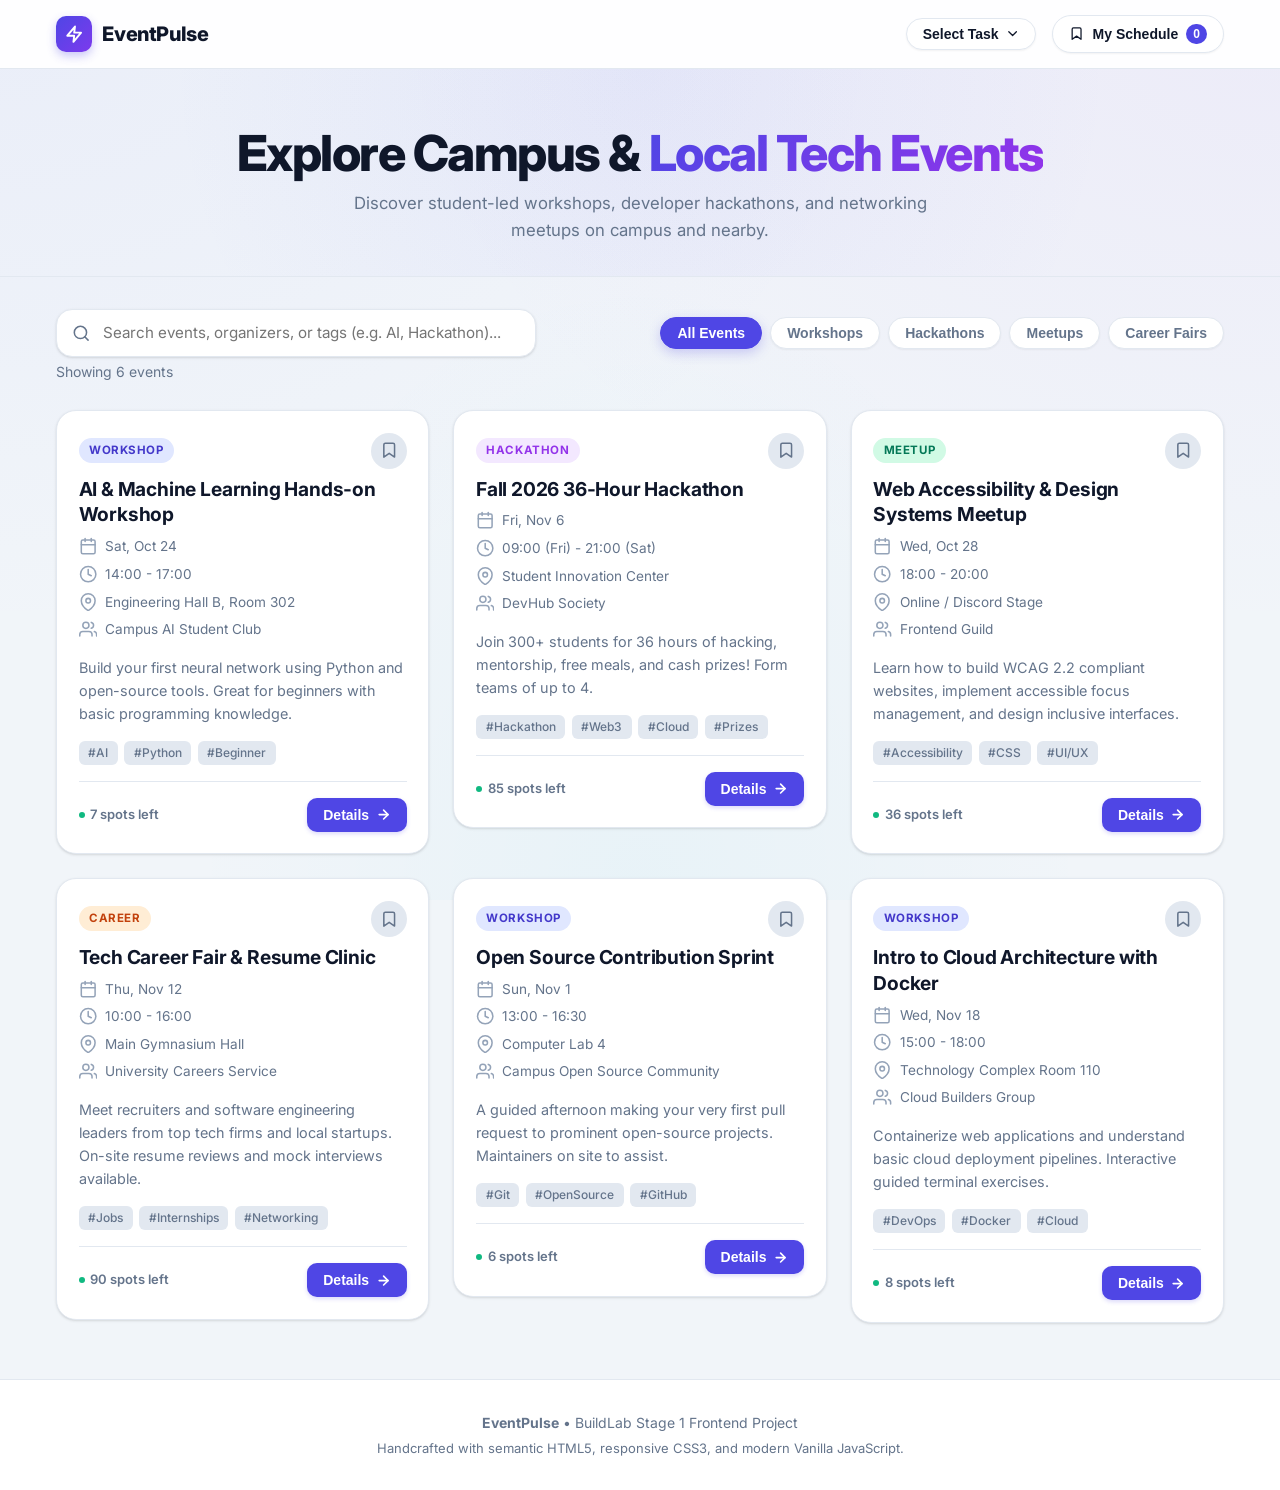
<file: index.html>
<!DOCTYPE html>
<html lang="en">
<head>
  <meta charset="UTF-8">
  <meta name="viewport" content="width=device-width, initial-scale=1.0">
  <title>EventPulse — Campus & Local Tech Event Finder</title>
  <meta name="description" content="Discover, search, and save campus tech events, hackathons, and workshops.">

  <!-- Favicon (Inline SVG to prevent 404) -->
  <link rel="icon" href="data:image/svg+xml,<svg xmlns='http://www.w3.org/2000/svg' viewBox='0 0 24 24' fill='%234f46e5'><path d='M13 2L3 14h9l-1 8 10-12h-9l1-8z'/></svg>" type="image/svg+xml">

  <!-- Inter Google Font -->
  <link rel="preconnect" href="https://fonts.googleapis.com">
  <link rel="preconnect" href="https://fonts.gstatic.com" crossorigin>
  <link href="https://fonts.googleapis.com/css2?family=Inter:wght@400;500;600;700;800&display=swap" rel="stylesheet">

  <!-- Stylesheets -->
  <link rel="stylesheet" href="styles/variables.css">
  <link rel="stylesheet" href="styles/main.css">
</head>
<body>

  <!-- Screen-Reader Announcer for dynamic updates (WCAG Live Region) -->
  <div id="sr-announcer" class="sr-only" aria-live="polite" aria-atomic="true" style="position: absolute; width: 1px; height: 1px; padding: 0; margin: -1px; overflow: hidden; clip: rect(0, 0, 0, 0); white-space: nowrap; border: 0;"></div>

  <!-- Toast Notification Container -->
  <div id="toast-container" class="toast-container" aria-live="polite"></div>

  <!-- Accessibility Skip Link -->
  <a href="#main-content" class="skip-link">Skip to main content</a>

  <!-- Header Landmark -->
  <header class="site-header">
    <div class="container header-inner">
      <a href="#" class="brand-link" aria-label="EventPulse Home">
        <span class="brand-icon-wrapper" aria-hidden="true">
          <svg class="icon" viewBox="0 0 24 24" fill="none" stroke="currentColor" stroke-width="2.5" stroke-linecap="round" stroke-linejoin="round"><path d="M13 2L3 14h9l-1 8 10-12h-9l1-8z"/></svg>
        </span>
        <span>EventPulse</span>
      </a>

      <nav class="nav-actions" aria-label="Quick Actions">
        <!-- Tasks Switcher Dropdown Menu -->
        <div class="tasks-dropdown-container" id="tasks-dropdown">
          <button type="button" class="tasks-dropdown-btn" id="tasks-dropdown-btn" aria-haspopup="true" aria-expanded="false" aria-label="Switch between BuildLab tasks">
            <span>Select Task</span>
            <svg class="icon icon-sm dropdown-chevron" viewBox="0 0 24 24" fill="none" stroke="currentColor" stroke-width="2" stroke-linecap="round" stroke-linejoin="round" aria-hidden="true"><polyline points="6 9 12 15 18 9"/></svg>
          </button>
          <div class="tasks-dropdown-menu" id="tasks-dropdown-menu" role="menu" aria-label="BuildLab Tasks">
            <a href="index.html" class="tasks-dropdown-item is-current" role="menuitem">
              <span>All Tasks Hub</span>
              <span class="dropdown-badge">Home</span>
            </a>
            <a href="task-1/index.html" class="tasks-dropdown-item" role="menuitem">
              <span>Task 1</span>
              <span class="dropdown-badge">Foundations</span>
            </a>
            <a href="task-2/index.html" class="tasks-dropdown-item" role="menuitem">
              <span>Task 2</span>
              <span class="dropdown-badge">Components</span>
            </a>
            <a href="task-3/index.html" class="tasks-dropdown-item" role="menuitem">
              <span>Task 3</span>
              <span class="dropdown-badge">Routing & A11y</span>
            </a>
            <a href="task-3/tests/test-runner.html" class="tasks-dropdown-item" role="menuitem">
              <span>Automated Tests</span>
              <span class="dropdown-badge">🧪</span>
            </a>
          </div>
        </div>

        <!-- Clickable My Schedule Header Button -->
        <button type="button" class="btn-schedule" id="header-schedule-btn" aria-haspopup="dialog" aria-expanded="false" aria-label="Open my saved events schedule">

          <svg class="icon icon-sm" viewBox="0 0 24 24" fill="none" stroke="currentColor" stroke-width="2" stroke-linecap="round" stroke-linejoin="round" aria-hidden="true"><path d="M19 21l-7-5-7 5V5a2 2 0 0 1 2-2h10a2 2 0 0 1 2 2z"/></svg>
          <span>My Schedule</span>
          <span class="schedule-badge" id="schedule-count" aria-label="0 saved events">0</span>
        </button>
      </nav>
    </div>
  </header>

  <!-- Main Landmark -->
  <main id="main-content">
    
    <!-- Hero / Introduction Section -->
    <section class="hero-section" aria-labelledby="hero-title">
      <div class="container">
        <h1 id="hero-title" class="hero-title">
          Explore Campus & <span class="hero-title-gradient">Local Tech Events</span>
        </h1>
        <p class="hero-subtitle">
          Discover student-led workshops, developer hackathons, and networking meetups on campus and nearby.
        </p>
      </div>
    </section>

    <!-- Search & Filter Controls Section -->
    <section class="controls-section" aria-labelledby="controls-heading">
      <div class="container">
        <h2 id="controls-heading" class="sr-only" style="position: absolute; width: 1px; height: 1px; padding: 0; margin: -1px; overflow: hidden; clip: rect(0,0,0,0); border: 0;">Filter & Search Events</h2>

        <div class="search-and-filters">
          <!-- Real-time Search Box -->
          <div class="search-box-wrapper">
            <label for="search-input" class="sr-only" style="position: absolute; width: 1px; height: 1px; padding: 0; margin: -1px; overflow: hidden; clip: rect(0,0,0,0); border: 0;">Search events, organizers, or topics</label>
            <div class="search-input-inner">
              <span class="search-icon-adornment" aria-hidden="true">
                <svg class="icon" viewBox="0 0 24 24" fill="none" stroke="currentColor" stroke-width="2" stroke-linecap="round" stroke-linejoin="round"><circle cx="11" cy="11" r="8"/><line x1="21" y1="21" x2="16.65" y2="16.65"/></svg>
              </span>
              <input 
                type="search" 
                id="search-input" 
                class="search-input" 
                placeholder="Search events, organizers, or tags (e.g. AI, Hackathon)..." 
                autocomplete="off"
                aria-describedby="results-count">
            </div>
          </div>

          <!-- Category Pill Buttons -->
          <div class="filter-categories" role="group" aria-label="Filter events by category">
            <button type="button" class="filter-btn" data-category="All" aria-pressed="true">All Events</button>
            <button type="button" class="filter-btn" data-category="Workshop" aria-pressed="false">Workshops</button>
            <button type="button" class="filter-btn" data-category="Hackathon" aria-pressed="false">Hackathons</button>
            <button type="button" class="filter-btn" data-category="Meetup" aria-pressed="false">Meetups</button>
            <button type="button" class="filter-btn" data-category="Career" aria-pressed="false">Career Fairs</button>
          </div>
        </div>

        <!-- Results Counter -->
        <div class="results-summary">
          <span id="results-count" aria-live="polite">Showing 6 events</span>
        </div>
      </div>
    </section>

    <!-- Events List Section -->
    <section class="events-section" aria-labelledby="events-heading">
      <div class="container">
        <h2 id="events-heading" class="sr-only" style="position: absolute; width: 1px; height: 1px; padding: 0; margin: -1px; overflow: hidden; clip: rect(0,0,0,0); border: 0;">Event Listings</h2>

        <!-- Loading Skeleton State (shown while fetch is in progress) -->
        <div id="loading-state" class="skeleton-grid" aria-label="Loading events" aria-busy="true" hidden>
          <div class="skeleton-card" aria-hidden="true">
            <div class="skeleton-line skeleton-tag"></div>
            <div class="skeleton-line skeleton-title"></div>
            <div class="skeleton-line skeleton-meta"></div>
            <div class="skeleton-line skeleton-meta short"></div>
            <div class="skeleton-line skeleton-desc"></div>
            <div class="skeleton-line skeleton-desc short"></div>
          </div>
          <div class="skeleton-card" aria-hidden="true">
            <div class="skeleton-line skeleton-tag"></div>
            <div class="skeleton-line skeleton-title"></div>
            <div class="skeleton-line skeleton-meta"></div>
            <div class="skeleton-line skeleton-meta short"></div>
            <div class="skeleton-line skeleton-desc"></div>
            <div class="skeleton-line skeleton-desc short"></div>
          </div>
          <div class="skeleton-card" aria-hidden="true">
            <div class="skeleton-line skeleton-tag"></div>
            <div class="skeleton-line skeleton-title"></div>
            <div class="skeleton-line skeleton-meta"></div>
            <div class="skeleton-line skeleton-meta short"></div>
            <div class="skeleton-line skeleton-desc"></div>
            <div class="skeleton-line skeleton-desc short"></div>
          </div>
          <div class="skeleton-card" aria-hidden="true">
            <div class="skeleton-line skeleton-tag"></div>
            <div class="skeleton-line skeleton-title"></div>
            <div class="skeleton-line skeleton-meta"></div>
            <div class="skeleton-line skeleton-meta short"></div>
            <div class="skeleton-line skeleton-desc"></div>
            <div class="skeleton-line skeleton-desc short"></div>
          </div>
          <div class="skeleton-card" aria-hidden="true">
            <div class="skeleton-line skeleton-tag"></div>
            <div class="skeleton-line skeleton-title"></div>
            <div class="skeleton-line skeleton-meta"></div>
            <div class="skeleton-line skeleton-meta short"></div>
            <div class="skeleton-line skeleton-desc"></div>
            <div class="skeleton-line skeleton-desc short"></div>
          </div>
          <div class="skeleton-card" aria-hidden="true">
            <div class="skeleton-line skeleton-tag"></div>
            <div class="skeleton-line skeleton-title"></div>
            <div class="skeleton-line skeleton-meta"></div>
            <div class="skeleton-line skeleton-meta short"></div>
            <div class="skeleton-line skeleton-desc"></div>
            <div class="skeleton-line skeleton-desc short"></div>
          </div>
        </div>

        <!-- Error State (shown if fetch fails) -->
        <div id="error-state" class="error-state" hidden>
          <div class="error-icon-wrapper" aria-hidden="true">
            <svg class="icon" viewBox="0 0 24 24" fill="none" stroke="currentColor" stroke-width="2" stroke-linecap="round" stroke-linejoin="round"><circle cx="12" cy="12" r="10"/><line x1="12" y1="8" x2="12" y2="12"/><line x1="12" y1="16" x2="12.01" y2="16"/></svg>
          </div>
          <h3 class="error-title">Could not load events</h3>
          <p class="error-desc">Something went wrong while fetching the events. Please check your connection and try again.</p>
          <button type="button" id="retry-btn" class="btn-detail">Try Again</button>
        </div>

        <!-- Event Cards Grid (populated by JS) -->
        <ul id="events-grid" class="events-grid" aria-label="Tech events list" hidden>
          <!-- Rendered dynamically by scripts/app.js -->
        </ul>

        <!-- Empty State (shown when search/filter returns no results) -->
        <div id="empty-state" class="empty-state" hidden>
          <div class="empty-icon-wrapper" aria-hidden="true">
            <svg class="icon" viewBox="0 0 24 24" fill="none" stroke="currentColor" stroke-width="2" stroke-linecap="round" stroke-linejoin="round"><circle cx="11" cy="11" r="8"/><line x1="21" y1="21" x2="16.65" y2="16.65"/></svg>
          </div>
          <h3 class="empty-title">No events matched your search</h3>
          <p class="empty-desc">We couldn't find any events matching your selected filters or search terms. Try searching for something else or clear your filters.</p>
          <button type="button" id="reset-filters-btn" class="btn-detail">Reset All Filters</button>
        </div>

      </div>
    </section>

  </main>



  <!-- Slide-out Schedule Drawer Panel -->
  <div id="schedule-drawer-backdrop" class="drawer-backdrop" role="dialog" aria-modal="true" aria-labelledby="drawer-title" hidden>
    <div class="drawer-panel">
      <div class="drawer-header">
        <div class="drawer-title-group">
          <span class="brand-icon-wrapper" style="width: 2rem; height: 2rem; font-size: 0.9rem;" aria-hidden="true">
            <svg class="icon icon-sm" viewBox="0 0 24 24" fill="none" stroke="currentColor" stroke-width="2.5" stroke-linecap="round" stroke-linejoin="round"><path d="M19 21l-7-5-7 5V5a2 2 0 0 1 2-2h10a2 2 0 0 1 2 2z"/></svg>
          </span>
          <h3 id="drawer-title" class="drawer-title">My Schedule <span id="drawer-count" style="color: var(--color-text-muted); font-size: 0.95rem; font-weight: 500;">(0)</span></h3>
        </div>
        <button type="button" id="drawer-close-btn" class="drawer-close-btn" aria-label="Close my schedule drawer">✕</button>
      </div>

      <div id="drawer-body" class="drawer-body">
        <!-- Rendered dynamically by JS -->
      </div>
    </div>
  </div>

  <!-- Email Reminder Modal Dialog -->
  <div 
    id="email-modal-backdrop" 
    class="modal-backdrop" 
    role="dialog" 
    aria-modal="true" 
    aria-labelledby="email-modal-title" 
    hidden>
    <div class="modal-content email-modal-card">
      <div class="modal-header">
        <div>
          <span class="category-tag" style="background-color: var(--color-primary-light); color: var(--color-primary);">Reminder Service</span>
          <h2 id="email-modal-title" class="modal-title" style="margin-top: 0.5rem; font-size: 1.3rem;">Get Email Reminder</h2>
        </div>
        <button type="button" id="email-modal-close-btn" class="modal-close-btn" aria-label="Close email reminder dialog">✕</button>
      </div>

      <form id="email-reminder-form">
        <div class="modal-body">
          <p style="font-size: 0.9rem; color: var(--color-text-muted); margin-bottom: 1rem;">
            Receive a calendar invite and schedule notification directly in your inbox so you don't miss this event!
          </p>

          <div class="email-preview-box">
            <strong id="email-preview-event-title" style="display: block; color: var(--color-text-main); margin-bottom: 0.25rem;">Event Title</strong>
            <span id="email-preview-meta">Date • Location</span>
          </div>

          <div class="form-group">
            <label for="reminder-email-input" class="form-label">Your Email Address</label>
            <input 
              type="email" 
              id="reminder-email-input" 
              class="form-input" 
              placeholder="e.g. yourname@university.edu" 
              required 
              autocomplete="email"
              aria-describedby="email-error-msg">
            <span id="email-error-msg" class="form-error-msg" role="alert" hidden></span>
          </div>
        </div>

        <div class="modal-footer">
          <button type="button" id="email-modal-dismiss-btn" class="btn-schedule">Cancel</button>
          <button type="submit" class="btn-detail" style="display: inline-flex; align-items: center; gap: 0.4rem;">
            <span>Send Reminder</span>
            <svg class="icon icon-sm" viewBox="0 0 24 24" fill="none" stroke="currentColor" stroke-width="2" stroke-linecap="round" stroke-linejoin="round"><line x1="22" y1="2" x2="11" y2="13"/><polygon points="22 2 15 22 11 13 2 9 22 2"/></svg>
          </button>
        </div>
      </form>
    </div>
  </div>

  <!-- Event Details Modal Dialog -->
  <div 
    id="event-modal-backdrop" 
    class="modal-backdrop" 
    role="dialog" 
    aria-modal="true" 
    aria-labelledby="modal-title" 
    hidden>
    <div class="modal-content">
      <div class="modal-header">
        <div>
          <span id="modal-category" class="category-tag">Category</span>
          <h2 id="modal-title" class="modal-title" style="margin-top: 0.5rem;">Event Title</h2>
        </div>
        <button type="button" id="modal-close-btn" class="modal-close-btn" aria-label="Close dialog">
          <svg class="icon" viewBox="0 0 24 24" fill="none" stroke="currentColor" stroke-width="2" stroke-linecap="round" stroke-linejoin="round"><line x1="18" y1="6" x2="6" y2="18"/><line x1="6" y1="6" x2="18" y2="18"/></svg>
        </button>
      </div>

      <div class="modal-body">
        <div class="modal-body-section">
          <div class="modal-info-grid">
            <div class="modal-info-row">
              <svg class="icon" viewBox="0 0 24 24" fill="none" stroke="currentColor" stroke-width="2" stroke-linecap="round" stroke-linejoin="round"><rect x="3" y="4" width="18" height="18" rx="2" ry="2"/><line x1="16" y1="2" x2="16" y2="6"/><line x1="8" y1="2" x2="8" y2="6"/><line x1="3" y1="10" x2="21" y2="10"/></svg>
              <span><strong>Date:</strong> <span id="modal-date"></span></span>
            </div>
            <div class="modal-info-row">
              <svg class="icon" viewBox="0 0 24 24" fill="none" stroke="currentColor" stroke-width="2" stroke-linecap="round" stroke-linejoin="round"><circle cx="12" cy="12" r="10"/><polyline points="12 6 12 12 16 14"/></svg>
              <span><strong>Time:</strong> <span id="modal-time"></span></span>
            </div>
            <div class="modal-info-row">
              <svg class="icon" viewBox="0 0 24 24" fill="none" stroke="currentColor" stroke-width="2" stroke-linecap="round" stroke-linejoin="round"><path d="M21 10c0 7-9 13-9 13s-9-6-9-13a9 9 0 0 1 18 0z"/><circle cx="12" cy="10" r="3"/></svg>
              <span><strong>Location:</strong> <span id="modal-location"></span></span>
            </div>
            <div class="modal-info-row">
              <svg class="icon" viewBox="0 0 24 24" fill="none" stroke="currentColor" stroke-width="2" stroke-linecap="round" stroke-linejoin="round"><path d="M17 21v-2a4 4 0 0 0-4-4H5a4 4 0 0 0-4 4v2"/><circle cx="9" cy="7" r="4"/><path d="M23 21v-2a4 4 0 0 0-3-3.87"/><path d="M16 3.13a4 4 0 0 1 0 7.75"/></svg>
              <span><strong>Organizer:</strong> <span id="modal-organizer"></span></span>
            </div>
          </div>
        </div>

        <div class="modal-body-section">
          <h3 class="modal-section-title">About this event</h3>
          <p id="modal-description" class="event-desc" style="color: var(--color-text-main); font-size: 0.95rem;"></p>
        </div>

        <div class="modal-body-section">
          <h3 class="modal-section-title">Prerequisites & Requirements</h3>
          <p id="modal-prerequisites" class="event-desc"></p>
        </div>

        <div class="modal-body-section">
          <h3 class="modal-section-title">Tags</h3>
          <ul id="modal-tags" class="tag-list" aria-label="Modal tags list"></ul>
        </div>
      </div>

      <div class="modal-footer">
        <button type="button" id="modal-remind-btn" class="btn-schedule" style="font-size: 0.8125rem;">
          <svg class="icon icon-sm" viewBox="0 0 24 24" fill="none" stroke="currentColor" stroke-width="2" stroke-linecap="round" stroke-linejoin="round"><path d="M4 4h16c1.1 0 2 .9 2 2v12c0 1.1-.9 2-2 2H4c-1.1 0-2-.9-2-2V6c0-1.1.9-2 2-2z"/><polyline points="22,6 12,13 2,6"/></svg>
          <span>Email Reminder</span>
        </button>
        <button type="button" id="modal-bookmark-btn" class="btn-modal-bookmark" aria-pressed="false">
          <!-- Populated by JS -->
        </button>
        <button type="button" id="modal-dismiss-btn" class="btn-detail">Close</button>
      </div>
    </div>
  </div>

  <!-- Footer Landmark -->
  <footer class="site-footer">
    <div class="container">
      <p><strong>EventPulse</strong> • BuildLab Stage 1 Frontend Project</p>
      <p style="margin-top: 6px; font-size: 0.8125rem;">Handcrafted with semantic HTML5, responsive CSS3, and modern Vanilla JavaScript.</p>
    </div>
  </footer>

  <!-- App Script (ES Module) -->
  <script type="module" src="scripts/app.js"></script>
</body>
</html>
</file>
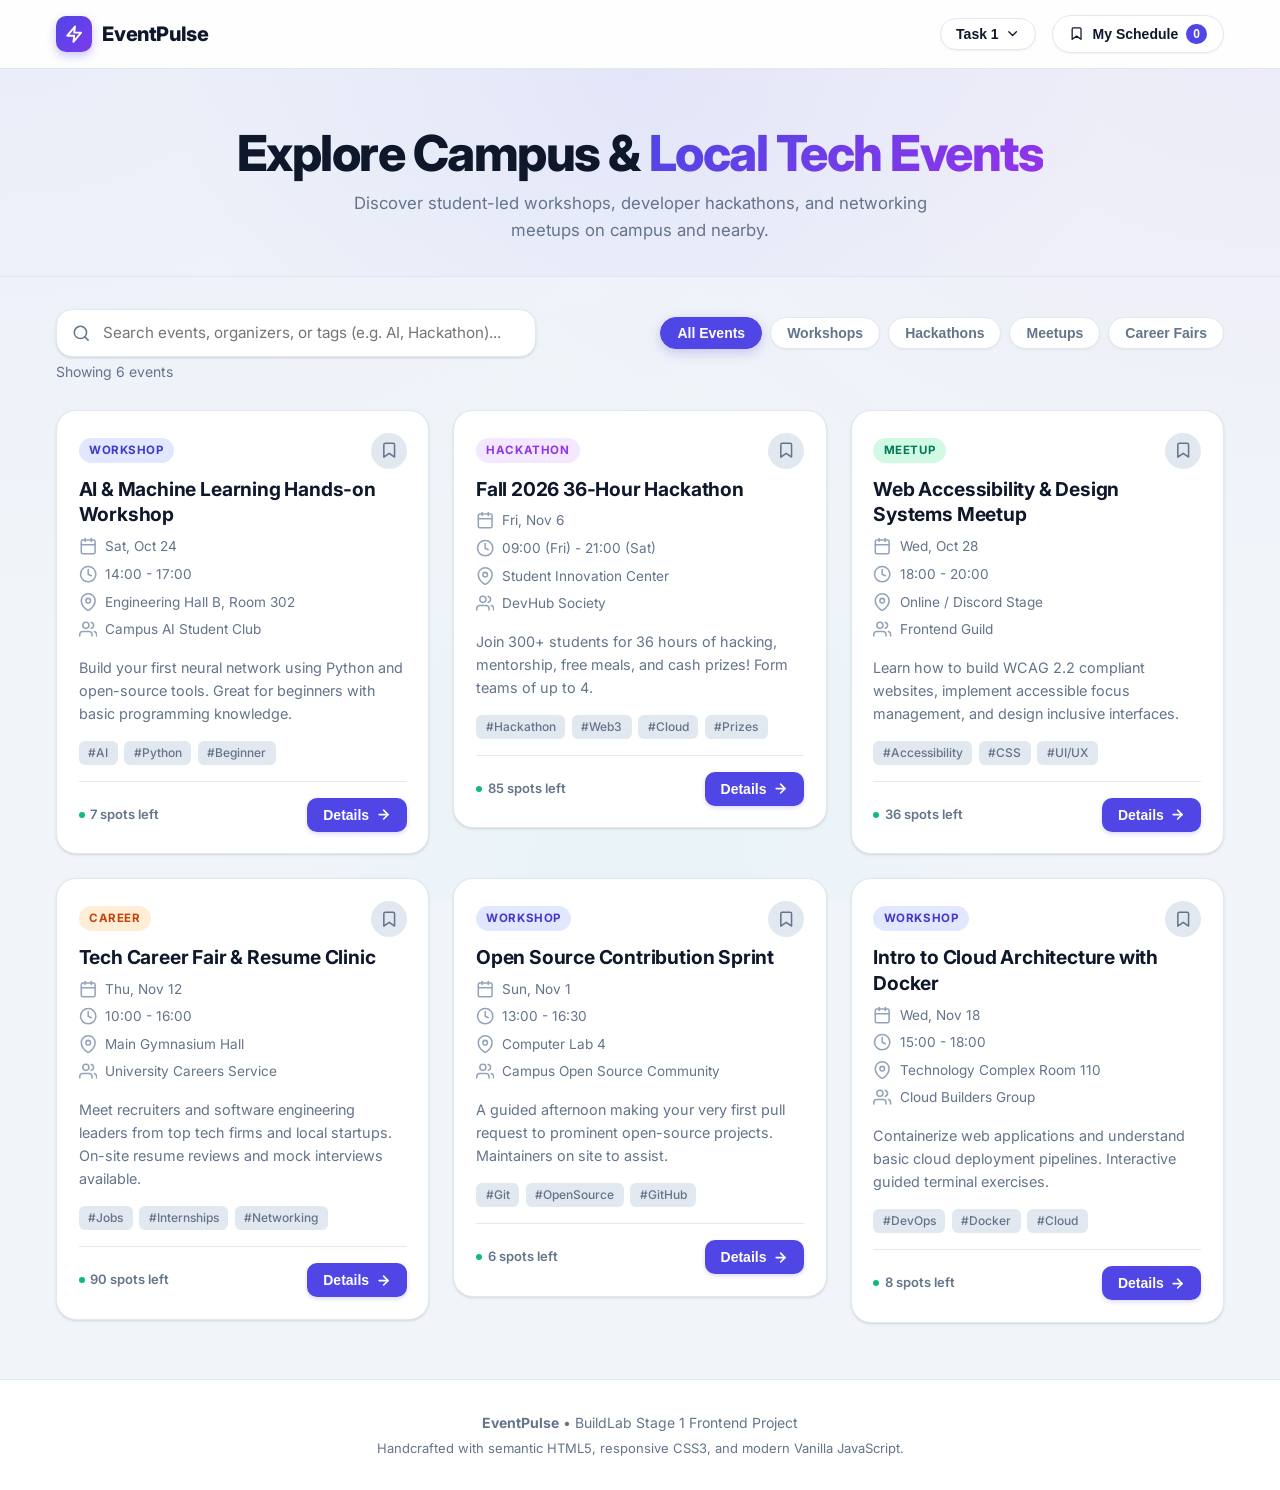
<file: task-1/index.html>
<!DOCTYPE html>
<html lang="en">
<head>
  <meta charset="UTF-8">
  <meta name="viewport" content="width=device-width, initial-scale=1.0">
  <title>EventPulse — Campus & Local Tech Event Finder</title>
  <meta name="description" content="Discover, search, and save campus tech events, hackathons, and workshops.">

  <!-- Favicon (Inline SVG to prevent 404) -->
  <link rel="icon" href="data:image/svg+xml,<svg xmlns='http://www.w3.org/2000/svg' viewBox='0 0 24 24' fill='%234f46e5'><path d='M13 2L3 14h9l-1 8 10-12h-9l1-8z'/></svg>" type="image/svg+xml">

  <!-- Inter Google Font -->
  <link rel="preconnect" href="https://fonts.googleapis.com">
  <link rel="preconnect" href="https://fonts.gstatic.com" crossorigin>
  <link href="https://fonts.googleapis.com/css2?family=Inter:wght@400;500;600;700;800&display=swap" rel="stylesheet">

  <!-- Stylesheets -->
  <link rel="stylesheet" href="styles/variables.css">
  <link rel="stylesheet" href="styles/main.css">
</head>
<body>

  <!-- Screen-Reader Announcer for dynamic updates (WCAG Live Region) -->
  <div id="sr-announcer" class="sr-only" aria-live="polite" aria-atomic="true" style="position: absolute; width: 1px; height: 1px; padding: 0; margin: -1px; overflow: hidden; clip: rect(0, 0, 0, 0); white-space: nowrap; border: 0;"></div>

  <!-- Toast Notification Container -->
  <div id="toast-container" class="toast-container" aria-live="polite"></div>

  <!-- Accessibility Skip Link -->
  <a href="#main-content" class="skip-link">Skip to main content</a>

  <!-- Header Landmark -->
  <header class="site-header">
    <div class="container header-inner">
      <a href="#" class="brand-link" aria-label="EventPulse Home">
        <span class="brand-icon-wrapper" aria-hidden="true">
          <svg class="icon" viewBox="0 0 24 24" fill="none" stroke="currentColor" stroke-width="2.5" stroke-linecap="round" stroke-linejoin="round"><path d="M13 2L3 14h9l-1 8 10-12h-9l1-8z"/></svg>
        </span>
        <span>EventPulse</span>
      </a>

      <nav class="nav-actions" aria-label="Quick Actions">
        <!-- Tasks Switcher Dropdown Menu -->
        <div class="tasks-dropdown-container" id="tasks-dropdown">
          <button type="button" class="tasks-dropdown-btn" id="tasks-dropdown-btn" aria-haspopup="true" aria-expanded="false" aria-label="Switch between BuildLab tasks">
            <span>Task 1</span>
            <svg class="icon icon-sm dropdown-chevron" viewBox="0 0 24 24" fill="none" stroke="currentColor" stroke-width="2" stroke-linecap="round" stroke-linejoin="round" aria-hidden="true"><polyline points="6 9 12 15 18 9"/></svg>
          </button>
          <div class="tasks-dropdown-menu" id="tasks-dropdown-menu" role="menu" aria-label="BuildLab Tasks">
            <a href="../index.html" class="tasks-dropdown-item" role="menuitem">
              <span>All Tasks Hub</span>
              <span class="dropdown-badge">Home</span>
            </a>
            <a href="index.html" class="tasks-dropdown-item is-current" role="menuitem">
              <span>Task 1</span>
              <span class="dropdown-badge">Current</span>
            </a>
            <a href="../task-2/index.html" class="tasks-dropdown-item" role="menuitem">
              <span>Task 2</span>
              <span class="dropdown-badge">Components</span>
            </a>
            <a href="../task-3/index.html" class="tasks-dropdown-item" role="menuitem">
              <span>Task 3</span>
              <span class="dropdown-badge">Routing & A11y</span>
            </a>
            <a href="../task-3/tests/test-runner.html" class="tasks-dropdown-item" role="menuitem">
              <span>Automated Tests</span>
              <span class="dropdown-badge">🧪</span>
            </a>
          </div>
        </div>

        <!-- Clickable My Schedule Header Button -->
        <button type="button" class="btn-schedule" id="header-schedule-btn" aria-haspopup="dialog" aria-expanded="false" aria-label="Open my saved events schedule">

          <svg class="icon icon-sm" viewBox="0 0 24 24" fill="none" stroke="currentColor" stroke-width="2" stroke-linecap="round" stroke-linejoin="round" aria-hidden="true"><path d="M19 21l-7-5-7 5V5a2 2 0 0 1 2-2h10a2 2 0 0 1 2 2z"/></svg>
          <span>My Schedule</span>
          <span class="schedule-badge" id="schedule-count" aria-label="0 saved events">0</span>
        </button>
      </nav>
    </div>
  </header>

  <!-- Main Landmark -->
  <main id="main-content">
    
    <!-- Hero / Introduction Section -->
    <section class="hero-section" aria-labelledby="hero-title">
      <div class="container">
        <h1 id="hero-title" class="hero-title">
          Explore Campus & <span class="hero-title-gradient">Local Tech Events</span>
        </h1>
        <p class="hero-subtitle">
          Discover student-led workshops, developer hackathons, and networking meetups on campus and nearby.
        </p>
      </div>
    </section>

    <!-- Search & Filter Controls Section -->
    <section class="controls-section" aria-labelledby="controls-heading">
      <div class="container">
        <h2 id="controls-heading" class="sr-only" style="position: absolute; width: 1px; height: 1px; padding: 0; margin: -1px; overflow: hidden; clip: rect(0,0,0,0); border: 0;">Filter & Search Events</h2>

        <div class="search-and-filters">
          <!-- Real-time Search Box -->
          <div class="search-box-wrapper">
            <label for="search-input" class="sr-only" style="position: absolute; width: 1px; height: 1px; padding: 0; margin: -1px; overflow: hidden; clip: rect(0,0,0,0); border: 0;">Search events, organizers, or topics</label>
            <div class="search-input-inner">
              <span class="search-icon-adornment" aria-hidden="true">
                <svg class="icon" viewBox="0 0 24 24" fill="none" stroke="currentColor" stroke-width="2" stroke-linecap="round" stroke-linejoin="round"><circle cx="11" cy="11" r="8"/><line x1="21" y1="21" x2="16.65" y2="16.65"/></svg>
              </span>
              <input 
                type="search" 
                id="search-input" 
                class="search-input" 
                placeholder="Search events, organizers, or tags (e.g. AI, Hackathon)..." 
                autocomplete="off"
                aria-describedby="results-count">
            </div>
          </div>

          <!-- Category Pill Buttons -->
          <div class="filter-categories" role="group" aria-label="Filter events by category">
            <button type="button" class="filter-btn" data-category="All" aria-pressed="true">All Events</button>
            <button type="button" class="filter-btn" data-category="Workshop" aria-pressed="false">Workshops</button>
            <button type="button" class="filter-btn" data-category="Hackathon" aria-pressed="false">Hackathons</button>
            <button type="button" class="filter-btn" data-category="Meetup" aria-pressed="false">Meetups</button>
            <button type="button" class="filter-btn" data-category="Career" aria-pressed="false">Career Fairs</button>
          </div>
        </div>

        <!-- Results Counter -->
        <div class="results-summary">
          <span id="results-count" aria-live="polite">Showing 6 events</span>
        </div>
      </div>
    </section>

    <!-- Events List Section -->
    <section class="events-section" aria-labelledby="events-heading">
      <div class="container">
        <h2 id="events-heading" class="sr-only" style="position: absolute; width: 1px; height: 1px; padding: 0; margin: -1px; overflow: hidden; clip: rect(0,0,0,0); border: 0;">Event Listings</h2>

        <!-- Event Cards Grid -->
        <ul id="events-grid" class="events-grid" aria-label="Tech events list">
          <!-- Rendered dynamically by scripts/app.js -->
        </ul>

        <!-- Empty State (Hidden by default) -->
        <div id="empty-state" class="empty-state" hidden>
          <div class="empty-icon-wrapper" aria-hidden="true">
            <svg class="icon" viewBox="0 0 24 24" fill="none" stroke="currentColor" stroke-width="2" stroke-linecap="round" stroke-linejoin="round"><circle cx="11" cy="11" r="8"/><line x1="21" y1="21" x2="16.65" y2="16.65"/></svg>
          </div>
          <h3 class="empty-title">No events matched your search</h3>
          <p class="empty-desc">We couldn't find any events matching your selected filters or search terms. Try searching for something else or clear your filters.</p>
          <button type="button" id="reset-filters-btn" class="btn-detail">Reset All Filters</button>
        </div>

      </div>
    </section>

  </main>

  <!-- Slide-out Schedule Drawer Panel -->
  <div id="schedule-drawer-backdrop" class="drawer-backdrop" role="dialog" aria-modal="true" aria-labelledby="drawer-title" hidden>
    <div class="drawer-panel">
      <div class="drawer-header">
        <div class="drawer-title-group">
          <span class="brand-icon-wrapper" style="width: 2rem; height: 2rem; font-size: 0.9rem;" aria-hidden="true">
            <svg class="icon icon-sm" viewBox="0 0 24 24" fill="none" stroke="currentColor" stroke-width="2.5" stroke-linecap="round" stroke-linejoin="round"><path d="M19 21l-7-5-7 5V5a2 2 0 0 1 2-2h10a2 2 0 0 1 2 2z"/></svg>
          </span>
          <h3 id="drawer-title" class="drawer-title">My Schedule <span id="drawer-count" style="color: var(--color-text-muted); font-size: 0.95rem; font-weight: 500;">(0)</span></h3>
        </div>
        <button type="button" id="drawer-close-btn" class="drawer-close-btn" aria-label="Close my schedule drawer">✕</button>
      </div>

      <div id="drawer-body" class="drawer-body">
        <!-- Rendered dynamically by JS -->
      </div>
    </div>
  </div>

  <!-- Email Reminder Modal Dialog -->
  <div 
    id="email-modal-backdrop" 
    class="modal-backdrop" 
    role="dialog" 
    aria-modal="true" 
    aria-labelledby="email-modal-title" 
    hidden>
    <div class="modal-content email-modal-card">
      <div class="modal-header">
        <div>
          <span class="category-tag" style="background-color: var(--color-primary-light); color: var(--color-primary);">Reminder Service</span>
          <h2 id="email-modal-title" class="modal-title" style="margin-top: 0.5rem; font-size: 1.3rem;">Get Email Reminder</h2>
        </div>
        <button type="button" id="email-modal-close-btn" class="modal-close-btn" aria-label="Close email reminder dialog">✕</button>
      </div>

      <form id="email-reminder-form">
        <div class="modal-body">
          <p style="font-size: 0.9rem; color: var(--color-text-muted); margin-bottom: 1rem;">
            Receive a calendar invite and schedule notification directly in your inbox so you don't miss this event!
          </p>

          <div class="email-preview-box">
            <strong id="email-preview-event-title" style="display: block; color: var(--color-text-main); margin-bottom: 0.25rem;">Event Title</strong>
            <span id="email-preview-meta">Date • Location</span>
          </div>

          <div class="form-group">
            <label for="reminder-email-input" class="form-label">Your Email Address</label>
            <input 
              type="email" 
              id="reminder-email-input" 
              class="form-input" 
              placeholder="e.g. yourname@university.edu" 
              required 
              autocomplete="email"
              aria-describedby="email-error-msg">
            <span id="email-error-msg" class="form-error-msg" role="alert" hidden></span>
          </div>
        </div>

        <div class="modal-footer">
          <button type="button" id="email-modal-dismiss-btn" class="btn-schedule">Cancel</button>
          <button type="submit" class="btn-detail" style="display: inline-flex; align-items: center; gap: 0.4rem;">
            <span>Send Reminder</span>
            <svg class="icon icon-sm" viewBox="0 0 24 24" fill="none" stroke="currentColor" stroke-width="2" stroke-linecap="round" stroke-linejoin="round"><line x1="22" y1="2" x2="11" y2="13"/><polygon points="22 2 15 22 11 13 2 9 22 2"/></svg>
          </button>
        </div>
      </form>
    </div>
  </div>

  <!-- Event Details Modal Dialog -->
  <div 
    id="event-modal-backdrop" 
    class="modal-backdrop" 
    role="dialog" 
    aria-modal="true" 
    aria-labelledby="modal-title" 
    hidden>
    <div class="modal-content">
      <div class="modal-header">
        <div>
          <span id="modal-category" class="category-tag">Category</span>
          <h2 id="modal-title" class="modal-title" style="margin-top: 0.5rem;">Event Title</h2>
        </div>
        <button type="button" id="modal-close-btn" class="modal-close-btn" aria-label="Close dialog">
          <svg class="icon" viewBox="0 0 24 24" fill="none" stroke="currentColor" stroke-width="2" stroke-linecap="round" stroke-linejoin="round"><line x1="18" y1="6" x2="6" y2="18"/><line x1="6" y1="6" x2="18" y2="18"/></svg>
        </button>
      </div>

      <div class="modal-body">
        <div class="modal-body-section">
          <div class="modal-info-grid">
            <div class="modal-info-row">
              <svg class="icon" viewBox="0 0 24 24" fill="none" stroke="currentColor" stroke-width="2" stroke-linecap="round" stroke-linejoin="round"><rect x="3" y="4" width="18" height="18" rx="2" ry="2"/><line x1="16" y1="2" x2="16" y2="6"/><line x1="8" y1="2" x2="8" y2="6"/><line x1="3" y1="10" x2="21" y2="10"/></svg>
              <span><strong>Date:</strong> <span id="modal-date"></span></span>
            </div>
            <div class="modal-info-row">
              <svg class="icon" viewBox="0 0 24 24" fill="none" stroke="currentColor" stroke-width="2" stroke-linecap="round" stroke-linejoin="round"><circle cx="12" cy="12" r="10"/><polyline points="12 6 12 12 16 14"/></svg>
              <span><strong>Time:</strong> <span id="modal-time"></span></span>
            </div>
            <div class="modal-info-row">
              <svg class="icon" viewBox="0 0 24 24" fill="none" stroke="currentColor" stroke-width="2" stroke-linecap="round" stroke-linejoin="round"><path d="M21 10c0 7-9 13-9 13s-9-6-9-13a9 9 0 0 1 18 0z"/><circle cx="12" cy="10" r="3"/></svg>
              <span><strong>Location:</strong> <span id="modal-location"></span></span>
            </div>
            <div class="modal-info-row">
              <svg class="icon" viewBox="0 0 24 24" fill="none" stroke="currentColor" stroke-width="2" stroke-linecap="round" stroke-linejoin="round"><path d="M17 21v-2a4 4 0 0 0-4-4H5a4 4 0 0 0-4 4v2"/><circle cx="9" cy="7" r="4"/><path d="M23 21v-2a4 4 0 0 0-3-3.87"/><path d="M16 3.13a4 4 0 0 1 0 7.75"/></svg>
              <span><strong>Organizer:</strong> <span id="modal-organizer"></span></span>
            </div>
          </div>
        </div>

        <div class="modal-body-section">
          <h3 class="modal-section-title">About this event</h3>
          <p id="modal-description" class="event-desc" style="color: var(--color-text-main); font-size: 0.95rem;"></p>
        </div>

        <div class="modal-body-section">
          <h3 class="modal-section-title">Prerequisites & Requirements</h3>
          <p id="modal-prerequisites" class="event-desc"></p>
        </div>

        <div class="modal-body-section">
          <h3 class="modal-section-title">Tags</h3>
          <ul id="modal-tags" class="tag-list" aria-label="Modal tags list"></ul>
        </div>
      </div>

      <div class="modal-footer">
        <button type="button" id="modal-remind-btn" class="btn-schedule" style="font-size: 0.8125rem;">
          <svg class="icon icon-sm" viewBox="0 0 24 24" fill="none" stroke="currentColor" stroke-width="2" stroke-linecap="round" stroke-linejoin="round"><path d="M4 4h16c1.1 0 2 .9 2 2v12c0 1.1-.9 2-2 2H4c-1.1 0-2-.9-2-2V6c0-1.1.9-2 2-2z"/><polyline points="22,6 12,13 2,6"/></svg>
          <span>Email Reminder</span>
        </button>
        <button type="button" id="modal-bookmark-btn" class="btn-modal-bookmark" aria-pressed="false">
          <!-- Populated by JS -->
        </button>
        <button type="button" id="modal-dismiss-btn" class="btn-detail">Close</button>
      </div>
    </div>
  </div>

  <!-- Footer Landmark -->
  <footer class="site-footer">
    <div class="container">
      <p><strong>EventPulse</strong> • BuildLab Stage 1 Frontend Project</p>
      <p style="margin-top: 6px; font-size: 0.8125rem;">Handcrafted with semantic HTML5, responsive CSS3, and modern Vanilla JavaScript.</p>
    </div>
  </footer>

  <!-- App Script (ES Module) -->
  <script type="module" src="scripts/app.js"></script>
</body>
</html>
</file>
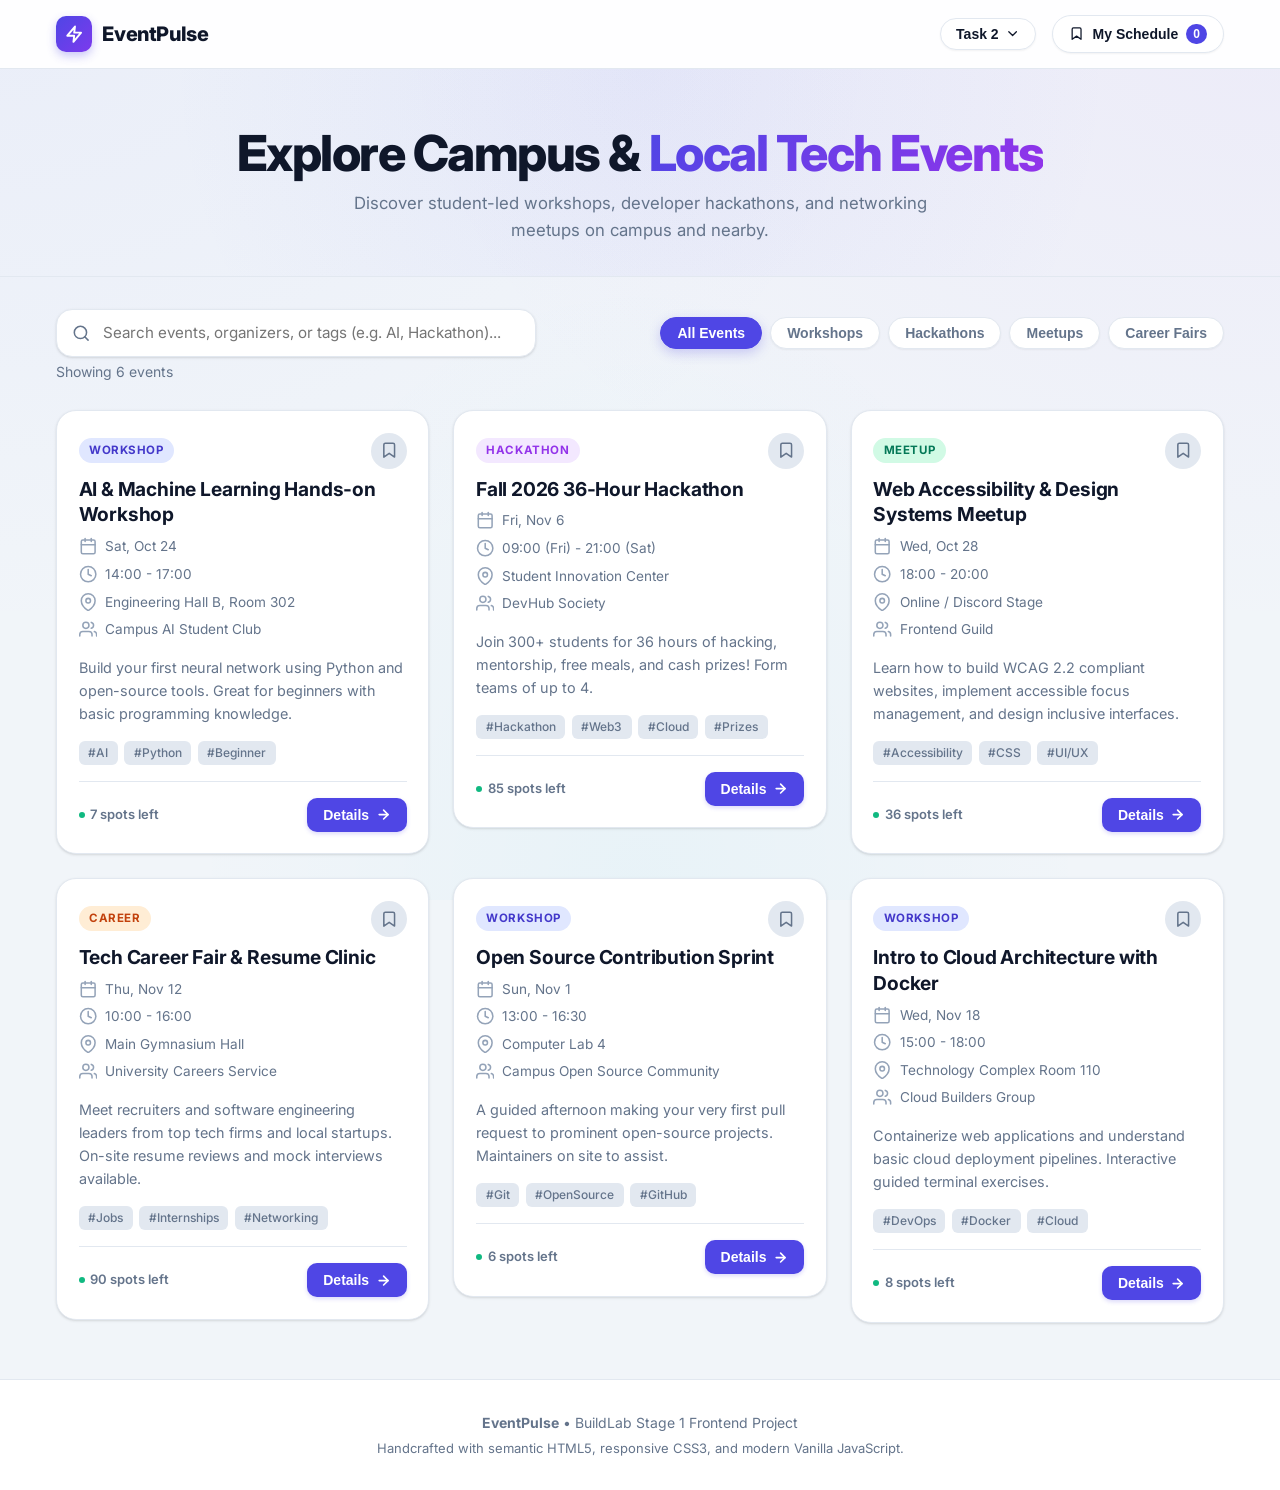
<file: task-2/index.html>
<!DOCTYPE html>
<html lang="en">
<head>
  <meta charset="UTF-8">
  <meta name="viewport" content="width=device-width, initial-scale=1.0">
  <title>EventPulse — Campus & Local Tech Event Finder</title>
  <meta name="description" content="Discover, search, and save campus tech events, hackathons, and workshops.">

  <!-- Favicon (Inline SVG to prevent 404) -->
  <link rel="icon" href="data:image/svg+xml,<svg xmlns='http://www.w3.org/2000/svg' viewBox='0 0 24 24' fill='%234f46e5'><path d='M13 2L3 14h9l-1 8 10-12h-9l1-8z'/></svg>" type="image/svg+xml">

  <!-- Inter Google Font -->
  <link rel="preconnect" href="https://fonts.googleapis.com">
  <link rel="preconnect" href="https://fonts.gstatic.com" crossorigin>
  <link href="https://fonts.googleapis.com/css2?family=Inter:wght@400;500;600;700;800&display=swap" rel="stylesheet">

  <!-- Stylesheets -->
  <link rel="stylesheet" href="styles/variables.css">
  <link rel="stylesheet" href="styles/main.css">
</head>
<body>

  <!-- Screen-Reader Announcer for dynamic updates (WCAG Live Region) -->
  <div id="sr-announcer" class="sr-only" aria-live="polite" aria-atomic="true" style="position: absolute; width: 1px; height: 1px; padding: 0; margin: -1px; overflow: hidden; clip: rect(0, 0, 0, 0); white-space: nowrap; border: 0;"></div>

  <!-- Toast Notification Container -->
  <div id="toast-container" class="toast-container" aria-live="polite"></div>

  <!-- Accessibility Skip Link -->
  <a href="#main-content" class="skip-link">Skip to main content</a>

  <!-- Header Landmark -->
  <header class="site-header">
    <div class="container header-inner">
      <a href="#" class="brand-link" aria-label="EventPulse Home">
        <span class="brand-icon-wrapper" aria-hidden="true">
          <svg class="icon" viewBox="0 0 24 24" fill="none" stroke="currentColor" stroke-width="2.5" stroke-linecap="round" stroke-linejoin="round"><path d="M13 2L3 14h9l-1 8 10-12h-9l1-8z"/></svg>
        </span>
        <span>EventPulse</span>
      </a>

      <nav class="nav-actions" aria-label="Quick Actions">
        <!-- Tasks Switcher Dropdown Menu -->
        <div class="tasks-dropdown-container" id="tasks-dropdown">
          <button type="button" class="tasks-dropdown-btn" id="tasks-dropdown-btn" aria-haspopup="true" aria-expanded="false" aria-label="Switch between BuildLab tasks">
            <span>Task 2</span>
            <svg class="icon icon-sm dropdown-chevron" viewBox="0 0 24 24" fill="none" stroke="currentColor" stroke-width="2" stroke-linecap="round" stroke-linejoin="round" aria-hidden="true"><polyline points="6 9 12 15 18 9"/></svg>
          </button>
          <div class="tasks-dropdown-menu" id="tasks-dropdown-menu" role="menu" aria-label="BuildLab Tasks">
            <a href="../index.html" class="tasks-dropdown-item" role="menuitem">
              <span>All Tasks Hub</span>
              <span class="dropdown-badge">Home</span>
            </a>
            <a href="../task-1/index.html" class="tasks-dropdown-item" role="menuitem">
              <span>Task 1</span>
              <span class="dropdown-badge">Foundations</span>
            </a>
            <a href="index.html" class="tasks-dropdown-item is-current" role="menuitem">
              <span>Task 2</span>
              <span class="dropdown-badge">Current</span>
            </a>
            <a href="../task-3/index.html" class="tasks-dropdown-item" role="menuitem">
              <span>Task 3</span>
              <span class="dropdown-badge">Routing & A11y</span>
            </a>
            <a href="404.html" class="tasks-dropdown-item" role="menuitem">
              <span>Task 2 404 Page</span>
              <span class="dropdown-badge">404</span>
            </a>
            <a href="../task-3/tests/test-runner.html" class="tasks-dropdown-item" role="menuitem">
              <span>Automated Tests</span>
              <span class="dropdown-badge">🧪</span>
            </a>
          </div>
        </div>

        <!-- Clickable My Schedule Header Button -->
        <button type="button" class="btn-schedule" id="header-schedule-btn" aria-haspopup="dialog" aria-expanded="false" aria-label="Open my saved events schedule">

          <svg class="icon icon-sm" viewBox="0 0 24 24" fill="none" stroke="currentColor" stroke-width="2" stroke-linecap="round" stroke-linejoin="round" aria-hidden="true"><path d="M19 21l-7-5-7 5V5a2 2 0 0 1 2-2h10a2 2 0 0 1 2 2z"/></svg>
          <span>My Schedule</span>
          <span class="schedule-badge" id="schedule-count" aria-label="0 saved events">0</span>
        </button>
      </nav>
    </div>
  </header>

  <!-- Main Landmark -->
  <main id="main-content">
    
    <!-- Hero / Introduction Section -->
    <section class="hero-section" aria-labelledby="hero-title">
      <div class="container">
        <h1 id="hero-title" class="hero-title">
          Explore Campus & <span class="hero-title-gradient">Local Tech Events</span>
        </h1>
        <p class="hero-subtitle">
          Discover student-led workshops, developer hackathons, and networking meetups on campus and nearby.
        </p>
      </div>
    </section>

    <!-- Search & Filter Controls Section -->
    <section class="controls-section" aria-labelledby="controls-heading">
      <div class="container">
        <h2 id="controls-heading" class="sr-only" style="position: absolute; width: 1px; height: 1px; padding: 0; margin: -1px; overflow: hidden; clip: rect(0,0,0,0); border: 0;">Filter & Search Events</h2>

        <div class="search-and-filters">
          <!-- Real-time Search Box -->
          <div class="search-box-wrapper">
            <label for="search-input" class="sr-only" style="position: absolute; width: 1px; height: 1px; padding: 0; margin: -1px; overflow: hidden; clip: rect(0,0,0,0); border: 0;">Search events, organizers, or topics</label>
            <div class="search-input-inner">
              <span class="search-icon-adornment" aria-hidden="true">
                <svg class="icon" viewBox="0 0 24 24" fill="none" stroke="currentColor" stroke-width="2" stroke-linecap="round" stroke-linejoin="round"><circle cx="11" cy="11" r="8"/><line x1="21" y1="21" x2="16.65" y2="16.65"/></svg>
              </span>
              <input 
                type="search" 
                id="search-input" 
                class="search-input" 
                placeholder="Search events, organizers, or tags (e.g. AI, Hackathon)..." 
                autocomplete="off"
                aria-describedby="results-count">
            </div>
          </div>

          <!-- Category Pill Buttons -->
          <div class="filter-categories" role="group" aria-label="Filter events by category">
            <button type="button" class="filter-btn" data-category="All" aria-pressed="true">All Events</button>
            <button type="button" class="filter-btn" data-category="Workshop" aria-pressed="false">Workshops</button>
            <button type="button" class="filter-btn" data-category="Hackathon" aria-pressed="false">Hackathons</button>
            <button type="button" class="filter-btn" data-category="Meetup" aria-pressed="false">Meetups</button>
            <button type="button" class="filter-btn" data-category="Career" aria-pressed="false">Career Fairs</button>
          </div>
        </div>

        <!-- Results Counter -->
        <div class="results-summary">
          <span id="results-count" aria-live="polite">Showing 6 events</span>
        </div>
      </div>
    </section>

    <!-- Events List Section -->
    <section class="events-section" aria-labelledby="events-heading">
      <div class="container">
        <h2 id="events-heading" class="sr-only" style="position: absolute; width: 1px; height: 1px; padding: 0; margin: -1px; overflow: hidden; clip: rect(0,0,0,0); border: 0;">Event Listings</h2>

        <!-- Loading Skeleton State (shown while fetch is in progress) -->
        <div id="loading-state" class="skeleton-grid" aria-label="Loading events" aria-busy="true" hidden>
          <div class="skeleton-card" aria-hidden="true">
            <div class="skeleton-line skeleton-tag"></div>
            <div class="skeleton-line skeleton-title"></div>
            <div class="skeleton-line skeleton-meta"></div>
            <div class="skeleton-line skeleton-meta short"></div>
            <div class="skeleton-line skeleton-desc"></div>
            <div class="skeleton-line skeleton-desc short"></div>
          </div>
          <div class="skeleton-card" aria-hidden="true">
            <div class="skeleton-line skeleton-tag"></div>
            <div class="skeleton-line skeleton-title"></div>
            <div class="skeleton-line skeleton-meta"></div>
            <div class="skeleton-line skeleton-meta short"></div>
            <div class="skeleton-line skeleton-desc"></div>
            <div class="skeleton-line skeleton-desc short"></div>
          </div>
          <div class="skeleton-card" aria-hidden="true">
            <div class="skeleton-line skeleton-tag"></div>
            <div class="skeleton-line skeleton-title"></div>
            <div class="skeleton-line skeleton-meta"></div>
            <div class="skeleton-line skeleton-meta short"></div>
            <div class="skeleton-line skeleton-desc"></div>
            <div class="skeleton-line skeleton-desc short"></div>
          </div>
          <div class="skeleton-card" aria-hidden="true">
            <div class="skeleton-line skeleton-tag"></div>
            <div class="skeleton-line skeleton-title"></div>
            <div class="skeleton-line skeleton-meta"></div>
            <div class="skeleton-line skeleton-meta short"></div>
            <div class="skeleton-line skeleton-desc"></div>
            <div class="skeleton-line skeleton-desc short"></div>
          </div>
          <div class="skeleton-card" aria-hidden="true">
            <div class="skeleton-line skeleton-tag"></div>
            <div class="skeleton-line skeleton-title"></div>
            <div class="skeleton-line skeleton-meta"></div>
            <div class="skeleton-line skeleton-meta short"></div>
            <div class="skeleton-line skeleton-desc"></div>
            <div class="skeleton-line skeleton-desc short"></div>
          </div>
          <div class="skeleton-card" aria-hidden="true">
            <div class="skeleton-line skeleton-tag"></div>
            <div class="skeleton-line skeleton-title"></div>
            <div class="skeleton-line skeleton-meta"></div>
            <div class="skeleton-line skeleton-meta short"></div>
            <div class="skeleton-line skeleton-desc"></div>
            <div class="skeleton-line skeleton-desc short"></div>
          </div>
        </div>

        <!-- Error State (shown if fetch fails) -->
        <div id="error-state" class="error-state" hidden>
          <div class="error-icon-wrapper" aria-hidden="true">
            <svg class="icon" viewBox="0 0 24 24" fill="none" stroke="currentColor" stroke-width="2" stroke-linecap="round" stroke-linejoin="round"><circle cx="12" cy="12" r="10"/><line x1="12" y1="8" x2="12" y2="12"/><line x1="12" y1="16" x2="12.01" y2="16"/></svg>
          </div>
          <h3 class="error-title">Could not load events</h3>
          <p class="error-desc">Something went wrong while fetching the events. Please check your connection and try again.</p>
          <button type="button" id="retry-btn" class="btn-detail">Try Again</button>
        </div>

        <!-- Event Cards Grid (populated by JS) -->
        <ul id="events-grid" class="events-grid" aria-label="Tech events list" hidden>
          <!-- Rendered dynamically by scripts/app.js -->
        </ul>

        <!-- Empty State (shown when search/filter returns no results) -->
        <div id="empty-state" class="empty-state" hidden>
          <div class="empty-icon-wrapper" aria-hidden="true">
            <svg class="icon" viewBox="0 0 24 24" fill="none" stroke="currentColor" stroke-width="2" stroke-linecap="round" stroke-linejoin="round"><circle cx="11" cy="11" r="8"/><line x1="21" y1="21" x2="16.65" y2="16.65"/></svg>
          </div>
          <h3 class="empty-title">No events matched your search</h3>
          <p class="empty-desc">We couldn't find any events matching your selected filters or search terms. Try searching for something else or clear your filters.</p>
          <button type="button" id="reset-filters-btn" class="btn-detail">Reset All Filters</button>
        </div>

      </div>
    </section>

  </main>



  <!-- Slide-out Schedule Drawer Panel -->
  <div id="schedule-drawer-backdrop" class="drawer-backdrop" role="dialog" aria-modal="true" aria-labelledby="drawer-title" hidden>
    <div class="drawer-panel">
      <div class="drawer-header">
        <div class="drawer-title-group">
          <span class="brand-icon-wrapper" style="width: 2rem; height: 2rem; font-size: 0.9rem;" aria-hidden="true">
            <svg class="icon icon-sm" viewBox="0 0 24 24" fill="none" stroke="currentColor" stroke-width="2.5" stroke-linecap="round" stroke-linejoin="round"><path d="M19 21l-7-5-7 5V5a2 2 0 0 1 2-2h10a2 2 0 0 1 2 2z"/></svg>
          </span>
          <h3 id="drawer-title" class="drawer-title">My Schedule <span id="drawer-count" style="color: var(--color-text-muted); font-size: 0.95rem; font-weight: 500;">(0)</span></h3>
        </div>
        <button type="button" id="drawer-close-btn" class="drawer-close-btn" aria-label="Close my schedule drawer">✕</button>
      </div>

      <div id="drawer-body" class="drawer-body">
        <!-- Rendered dynamically by JS -->
      </div>
    </div>
  </div>

  <!-- Email Reminder Modal Dialog -->
  <div 
    id="email-modal-backdrop" 
    class="modal-backdrop" 
    role="dialog" 
    aria-modal="true" 
    aria-labelledby="email-modal-title" 
    hidden>
    <div class="modal-content email-modal-card">
      <div class="modal-header">
        <div>
          <span class="category-tag" style="background-color: var(--color-primary-light); color: var(--color-primary);">Reminder Service</span>
          <h2 id="email-modal-title" class="modal-title" style="margin-top: 0.5rem; font-size: 1.3rem;">Get Email Reminder</h2>
        </div>
        <button type="button" id="email-modal-close-btn" class="modal-close-btn" aria-label="Close email reminder dialog">✕</button>
      </div>

      <form id="email-reminder-form">
        <div class="modal-body">
          <p style="font-size: 0.9rem; color: var(--color-text-muted); margin-bottom: 1rem;">
            Receive a calendar invite and schedule notification directly in your inbox so you don't miss this event!
          </p>

          <div class="email-preview-box">
            <strong id="email-preview-event-title" style="display: block; color: var(--color-text-main); margin-bottom: 0.25rem;">Event Title</strong>
            <span id="email-preview-meta">Date • Location</span>
          </div>

          <div class="form-group">
            <label for="reminder-email-input" class="form-label">Your Email Address</label>
            <input 
              type="email" 
              id="reminder-email-input" 
              class="form-input" 
              placeholder="e.g. yourname@university.edu" 
              required 
              autocomplete="email"
              aria-describedby="email-error-msg">
            <span id="email-error-msg" class="form-error-msg" role="alert" hidden></span>
          </div>
        </div>

        <div class="modal-footer">
          <button type="button" id="email-modal-dismiss-btn" class="btn-schedule">Cancel</button>
          <button type="submit" class="btn-detail" style="display: inline-flex; align-items: center; gap: 0.4rem;">
            <span>Send Reminder</span>
            <svg class="icon icon-sm" viewBox="0 0 24 24" fill="none" stroke="currentColor" stroke-width="2" stroke-linecap="round" stroke-linejoin="round"><line x1="22" y1="2" x2="11" y2="13"/><polygon points="22 2 15 22 11 13 2 9 22 2"/></svg>
          </button>
        </div>
      </form>
    </div>
  </div>

  <!-- Event Details Modal Dialog -->
  <div 
    id="event-modal-backdrop" 
    class="modal-backdrop" 
    role="dialog" 
    aria-modal="true" 
    aria-labelledby="modal-title" 
    hidden>
    <div class="modal-content">
      <div class="modal-header">
        <div>
          <span id="modal-category" class="category-tag">Category</span>
          <h2 id="modal-title" class="modal-title" style="margin-top: 0.5rem;">Event Title</h2>
        </div>
        <button type="button" id="modal-close-btn" class="modal-close-btn" aria-label="Close dialog">
          <svg class="icon" viewBox="0 0 24 24" fill="none" stroke="currentColor" stroke-width="2" stroke-linecap="round" stroke-linejoin="round"><line x1="18" y1="6" x2="6" y2="18"/><line x1="6" y1="6" x2="18" y2="18"/></svg>
        </button>
      </div>

      <div class="modal-body">
        <div class="modal-body-section">
          <div class="modal-info-grid">
            <div class="modal-info-row">
              <svg class="icon" viewBox="0 0 24 24" fill="none" stroke="currentColor" stroke-width="2" stroke-linecap="round" stroke-linejoin="round"><rect x="3" y="4" width="18" height="18" rx="2" ry="2"/><line x1="16" y1="2" x2="16" y2="6"/><line x1="8" y1="2" x2="8" y2="6"/><line x1="3" y1="10" x2="21" y2="10"/></svg>
              <span><strong>Date:</strong> <span id="modal-date"></span></span>
            </div>
            <div class="modal-info-row">
              <svg class="icon" viewBox="0 0 24 24" fill="none" stroke="currentColor" stroke-width="2" stroke-linecap="round" stroke-linejoin="round"><circle cx="12" cy="12" r="10"/><polyline points="12 6 12 12 16 14"/></svg>
              <span><strong>Time:</strong> <span id="modal-time"></span></span>
            </div>
            <div class="modal-info-row">
              <svg class="icon" viewBox="0 0 24 24" fill="none" stroke="currentColor" stroke-width="2" stroke-linecap="round" stroke-linejoin="round"><path d="M21 10c0 7-9 13-9 13s-9-6-9-13a9 9 0 0 1 18 0z"/><circle cx="12" cy="10" r="3"/></svg>
              <span><strong>Location:</strong> <span id="modal-location"></span></span>
            </div>
            <div class="modal-info-row">
              <svg class="icon" viewBox="0 0 24 24" fill="none" stroke="currentColor" stroke-width="2" stroke-linecap="round" stroke-linejoin="round"><path d="M17 21v-2a4 4 0 0 0-4-4H5a4 4 0 0 0-4 4v2"/><circle cx="9" cy="7" r="4"/><path d="M23 21v-2a4 4 0 0 0-3-3.87"/><path d="M16 3.13a4 4 0 0 1 0 7.75"/></svg>
              <span><strong>Organizer:</strong> <span id="modal-organizer"></span></span>
            </div>
          </div>
        </div>

        <div class="modal-body-section">
          <h3 class="modal-section-title">About this event</h3>
          <p id="modal-description" class="event-desc" style="color: var(--color-text-main); font-size: 0.95rem;"></p>
        </div>

        <div class="modal-body-section">
          <h3 class="modal-section-title">Prerequisites & Requirements</h3>
          <p id="modal-prerequisites" class="event-desc"></p>
        </div>

        <div class="modal-body-section">
          <h3 class="modal-section-title">Tags</h3>
          <ul id="modal-tags" class="tag-list" aria-label="Modal tags list"></ul>
        </div>
      </div>

      <div class="modal-footer">
        <button type="button" id="modal-remind-btn" class="btn-schedule" style="font-size: 0.8125rem;">
          <svg class="icon icon-sm" viewBox="0 0 24 24" fill="none" stroke="currentColor" stroke-width="2" stroke-linecap="round" stroke-linejoin="round"><path d="M4 4h16c1.1 0 2 .9 2 2v12c0 1.1-.9 2-2 2H4c-1.1 0-2-.9-2-2V6c0-1.1.9-2 2-2z"/><polyline points="22,6 12,13 2,6"/></svg>
          <span>Email Reminder</span>
        </button>
        <button type="button" id="modal-bookmark-btn" class="btn-modal-bookmark" aria-pressed="false">
          <!-- Populated by JS -->
        </button>
        <button type="button" id="modal-dismiss-btn" class="btn-detail">Close</button>
      </div>
    </div>
  </div>

  <!-- Footer Landmark -->
  <footer class="site-footer">
    <div class="container">
      <p><strong>EventPulse</strong> • BuildLab Stage 1 Frontend Project</p>
      <p style="margin-top: 6px; font-size: 0.8125rem;">Handcrafted with semantic HTML5, responsive CSS3, and modern Vanilla JavaScript.</p>
    </div>
  </footer>

  <!-- App Script (ES Module) -->
  <script type="module" src="scripts/app.js"></script>
</body>
</html>
</file>
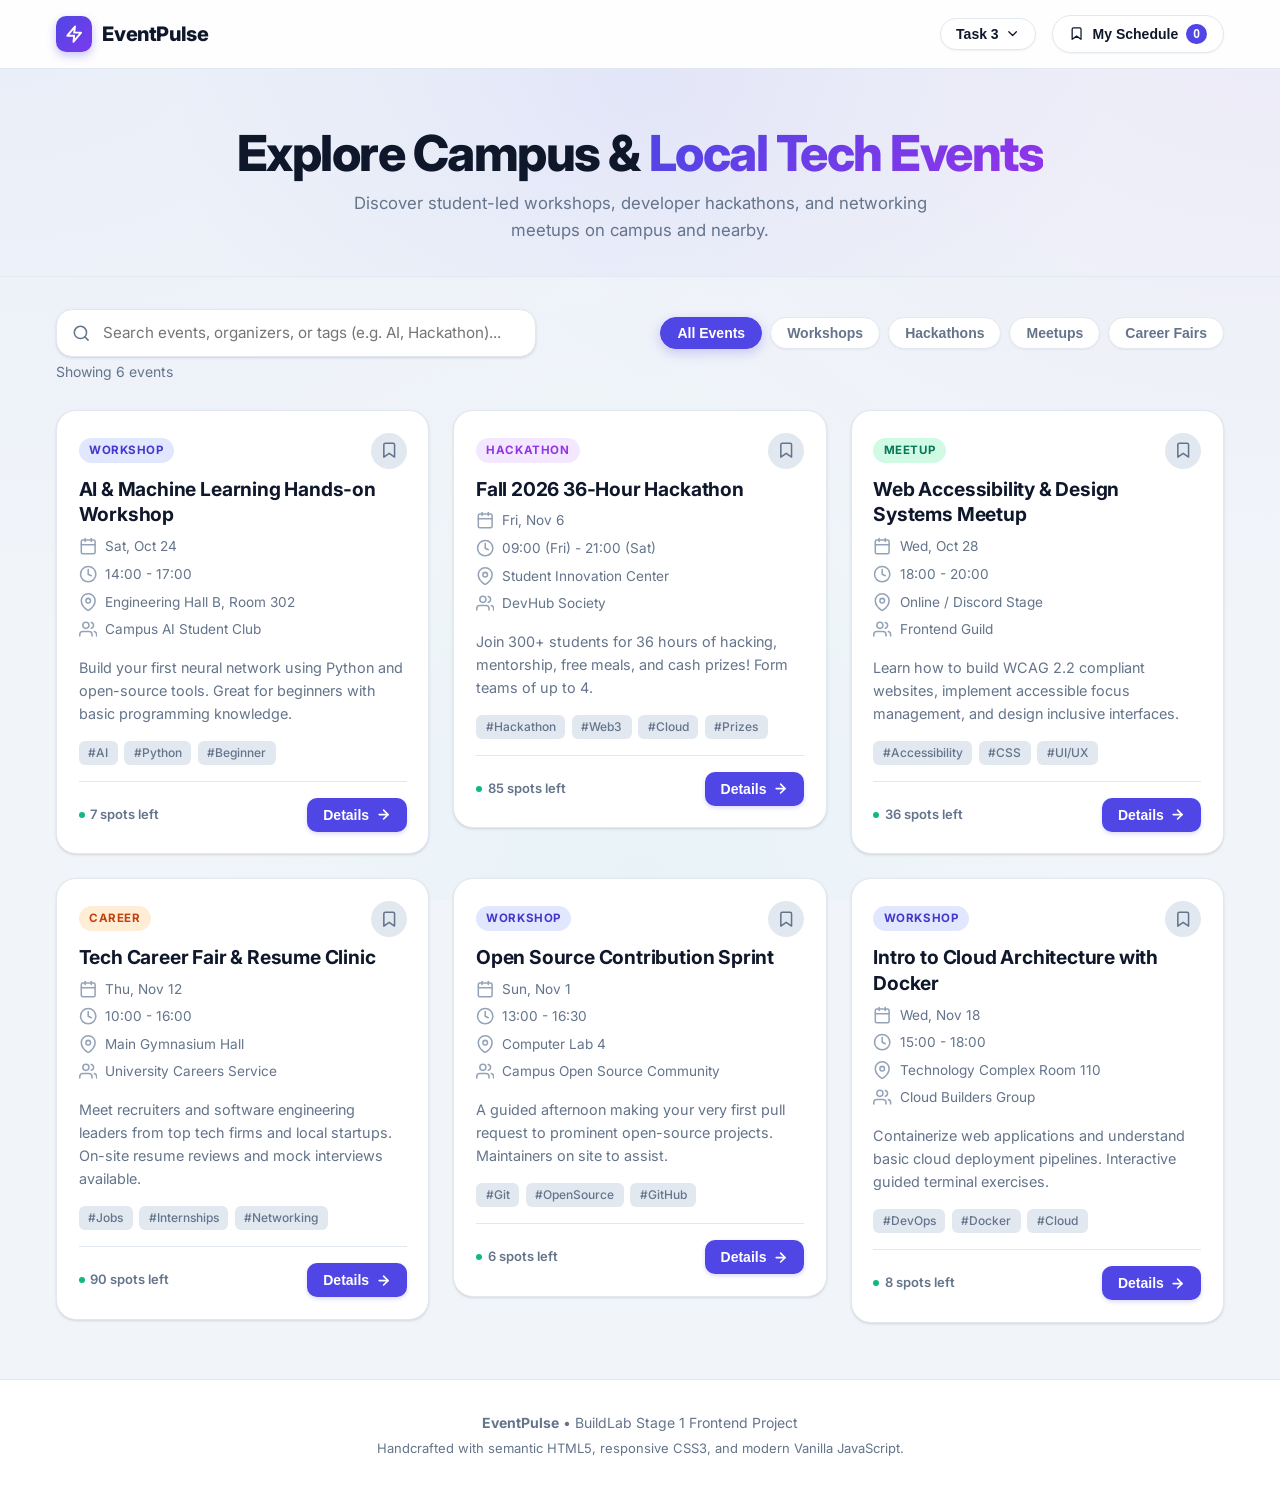
<file: task-3/index.html>
<!DOCTYPE html>
<html lang="en">
<head>
  <meta charset="UTF-8">
  <meta name="viewport" content="width=device-width, initial-scale=1.0">
  <title>EventPulse — Campus & Local Tech Event Finder</title>
  <meta name="description" content="Discover, search, and save campus tech events, hackathons, and workshops.">

  <!-- Favicon (Inline SVG to prevent 404) -->
  <link rel="icon" href="data:image/svg+xml,<svg xmlns='http://www.w3.org/2000/svg' viewBox='0 0 24 24' fill='%234f46e5'><path d='M13 2L3 14h9l-1 8 10-12h-9l1-8z'/></svg>" type="image/svg+xml">

  <!-- Inter Google Font -->
  <link rel="preconnect" href="https://fonts.googleapis.com">
  <link rel="preconnect" href="https://fonts.gstatic.com" crossorigin>
  <link href="https://fonts.googleapis.com/css2?family=Inter:wght@400;500;600;700;800&display=swap" rel="stylesheet">

  <!-- Stylesheets -->
  <link rel="stylesheet" href="styles/variables.css">
  <link rel="stylesheet" href="styles/main.css">
</head>
<body>

  <!-- Screen-Reader Announcer for dynamic updates (WCAG Live Region) -->
  <div id="sr-announcer" class="sr-only" aria-live="polite" aria-atomic="true" style="position: absolute; width: 1px; height: 1px; padding: 0; margin: -1px; overflow: hidden; clip: rect(0, 0, 0, 0); white-space: nowrap; border: 0;"></div>

  <!-- Toast Notification Container -->
  <div id="toast-container" class="toast-container" aria-live="polite"></div>

  <!-- Accessibility Skip Link -->
  <a href="#main-content" class="skip-link">Skip to main content</a>

  <!-- Header Landmark -->
  <header class="site-header">
    <div class="container header-inner">
      <a href="#" class="brand-link" aria-label="EventPulse Home">
        <span class="brand-icon-wrapper" aria-hidden="true">
          <svg class="icon" viewBox="0 0 24 24" fill="none" stroke="currentColor" stroke-width="2.5" stroke-linecap="round" stroke-linejoin="round"><path d="M13 2L3 14h9l-1 8 10-12h-9l1-8z"/></svg>
        </span>
        <span>EventPulse</span>
      </a>

      <nav class="nav-actions" aria-label="Quick Actions">
        <!-- Tasks Switcher Dropdown Menu -->
        <div class="tasks-dropdown-container" id="tasks-dropdown">
          <button type="button" class="tasks-dropdown-btn" id="tasks-dropdown-btn" aria-haspopup="true" aria-expanded="false" aria-label="Switch between BuildLab tasks">
            <span>Task 3</span>
            <svg class="icon icon-sm dropdown-chevron" viewBox="0 0 24 24" fill="none" stroke="currentColor" stroke-width="2" stroke-linecap="round" stroke-linejoin="round" aria-hidden="true"><polyline points="6 9 12 15 18 9"/></svg>
          </button>
          <div class="tasks-dropdown-menu" id="tasks-dropdown-menu" role="menu" aria-label="BuildLab Tasks">
            <a href="../index.html" class="tasks-dropdown-item" role="menuitem">
              <span>All Tasks Hub</span>
              <span class="dropdown-badge">Home</span>
            </a>
            <a href="../task-1/index.html" class="tasks-dropdown-item" role="menuitem">
              <span>Task 1</span>
              <span class="dropdown-badge">Foundations</span>
            </a>
            <a href="../task-2/index.html" class="tasks-dropdown-item" role="menuitem">
              <span>Task 2</span>
              <span class="dropdown-badge">Components</span>
            </a>
            <a href="index.html" class="tasks-dropdown-item is-current" role="menuitem">
              <span>Task 3</span>
              <span class="dropdown-badge">Current</span>
            </a>
            <a href="tests/test-runner.html" class="tasks-dropdown-item" role="menuitem">
              <span>Automated Tests</span>
              <span class="dropdown-badge">🧪</span>
            </a>
            <a href="404.html" class="tasks-dropdown-item" role="menuitem">
              <span>Task 3 404 Page</span>
              <span class="dropdown-badge">404</span>
            </a>
          </div>
        </div>

        <!-- Clickable My Schedule Header Button -->
        <button type="button" class="btn-schedule" id="header-schedule-btn" aria-haspopup="dialog" aria-expanded="false" aria-label="Open my saved events schedule">
          <svg class="icon icon-sm" viewBox="0 0 24 24" fill="none" stroke="currentColor" stroke-width="2" stroke-linecap="round" stroke-linejoin="round" aria-hidden="true"><path d="M19 21l-7-5-7 5V5a2 2 0 0 1 2-2h10a2 2 0 0 1 2 2z"/></svg>
          <span>My Schedule</span>
          <span class="schedule-badge" id="schedule-count" aria-label="0 saved events">0</span>
        </button>
      </nav>
    </div>
  </header>

  <!-- Main Landmark -->
  <main id="main-content">
    
    <!-- Hero / Introduction Section -->
    <section class="hero-section" aria-labelledby="hero-title">
      <div class="container">
        <h1 id="hero-title" class="hero-title">
          Explore Campus & <span class="hero-title-gradient">Local Tech Events</span>
        </h1>
        <p class="hero-subtitle">
          Discover student-led workshops, developer hackathons, and networking meetups on campus and nearby.
        </p>
      </div>
    </section>

    <!-- Search & Filter Controls Section -->
    <section class="controls-section" aria-labelledby="controls-heading">
      <div class="container">
        <h2 id="controls-heading" class="sr-only" style="position: absolute; width: 1px; height: 1px; padding: 0; margin: -1px; overflow: hidden; clip: rect(0,0,0,0); border: 0;">Filter & Search Events</h2>

        <div class="search-and-filters">
          <!-- Real-time Search Box -->
          <div class="search-box-wrapper">
            <label for="search-input" class="sr-only" style="position: absolute; width: 1px; height: 1px; padding: 0; margin: -1px; overflow: hidden; clip: rect(0,0,0,0); border: 0;">Search events, organizers, or topics</label>
            <div class="search-input-inner">
              <span class="search-icon-adornment" aria-hidden="true">
                <svg class="icon" viewBox="0 0 24 24" fill="none" stroke="currentColor" stroke-width="2" stroke-linecap="round" stroke-linejoin="round"><circle cx="11" cy="11" r="8"/><line x1="21" y1="21" x2="16.65" y2="16.65"/></svg>
              </span>
              <input 
                type="search" 
                id="search-input" 
                class="search-input" 
                placeholder="Search events, organizers, or tags (e.g. AI, Hackathon)..." 
                autocomplete="off"
                aria-describedby="results-count">
            </div>
          </div>

          <!-- Category Pill Buttons -->
          <div class="filter-categories" role="group" aria-label="Filter events by category">
            <button type="button" class="filter-btn" data-category="All" aria-pressed="true">All Events</button>
            <button type="button" class="filter-btn" data-category="Workshop" aria-pressed="false">Workshops</button>
            <button type="button" class="filter-btn" data-category="Hackathon" aria-pressed="false">Hackathons</button>
            <button type="button" class="filter-btn" data-category="Meetup" aria-pressed="false">Meetups</button>
            <button type="button" class="filter-btn" data-category="Career" aria-pressed="false">Career Fairs</button>
          </div>
        </div>

        <!-- Results Counter -->
        <div class="results-summary">
          <span id="results-count" aria-live="polite">Showing 6 events</span>
        </div>
      </div>
    </section>

    <!-- Events List Section -->
    <section class="events-section" aria-labelledby="events-heading">
      <div class="container">
        <h2 id="events-heading" class="sr-only" style="position: absolute; width: 1px; height: 1px; padding: 0; margin: -1px; overflow: hidden; clip: rect(0,0,0,0); border: 0;">Event Listings</h2>

        <!-- Loading Skeleton State (shown while fetch is in progress) -->
        <div id="loading-state" class="skeleton-grid" aria-label="Loading events" aria-busy="true" hidden>
          <div class="skeleton-card" aria-hidden="true">
            <div class="skeleton-line skeleton-tag"></div>
            <div class="skeleton-line skeleton-title"></div>
            <div class="skeleton-line skeleton-meta"></div>
            <div class="skeleton-line skeleton-meta short"></div>
            <div class="skeleton-line skeleton-desc"></div>
            <div class="skeleton-line skeleton-desc short"></div>
          </div>
          <div class="skeleton-card" aria-hidden="true">
            <div class="skeleton-line skeleton-tag"></div>
            <div class="skeleton-line skeleton-title"></div>
            <div class="skeleton-line skeleton-meta"></div>
            <div class="skeleton-line skeleton-meta short"></div>
            <div class="skeleton-line skeleton-desc"></div>
            <div class="skeleton-line skeleton-desc short"></div>
          </div>
          <div class="skeleton-card" aria-hidden="true">
            <div class="skeleton-line skeleton-tag"></div>
            <div class="skeleton-line skeleton-title"></div>
            <div class="skeleton-line skeleton-meta"></div>
            <div class="skeleton-line skeleton-meta short"></div>
            <div class="skeleton-line skeleton-desc"></div>
            <div class="skeleton-line skeleton-desc short"></div>
          </div>
          <div class="skeleton-card" aria-hidden="true">
            <div class="skeleton-line skeleton-tag"></div>
            <div class="skeleton-line skeleton-title"></div>
            <div class="skeleton-line skeleton-meta"></div>
            <div class="skeleton-line skeleton-meta short"></div>
            <div class="skeleton-line skeleton-desc"></div>
            <div class="skeleton-line skeleton-desc short"></div>
          </div>
          <div class="skeleton-card" aria-hidden="true">
            <div class="skeleton-line skeleton-tag"></div>
            <div class="skeleton-line skeleton-title"></div>
            <div class="skeleton-line skeleton-meta"></div>
            <div class="skeleton-line skeleton-meta short"></div>
            <div class="skeleton-line skeleton-desc"></div>
            <div class="skeleton-line skeleton-desc short"></div>
          </div>
          <div class="skeleton-card" aria-hidden="true">
            <div class="skeleton-line skeleton-tag"></div>
            <div class="skeleton-line skeleton-title"></div>
            <div class="skeleton-line skeleton-meta"></div>
            <div class="skeleton-line skeleton-meta short"></div>
            <div class="skeleton-line skeleton-desc"></div>
            <div class="skeleton-line skeleton-desc short"></div>
          </div>
        </div>

        <!-- Error State (shown if fetch fails) -->
        <div id="error-state" class="error-state" hidden>
          <div class="error-icon-wrapper" aria-hidden="true">
            <svg class="icon" viewBox="0 0 24 24" fill="none" stroke="currentColor" stroke-width="2" stroke-linecap="round" stroke-linejoin="round"><circle cx="12" cy="12" r="10"/><line x1="12" y1="8" x2="12" y2="12"/><line x1="12" y1="16" x2="12.01" y2="16"/></svg>
          </div>
          <h3 class="error-title">Could not load events</h3>
          <p class="error-desc">Something went wrong while fetching the events. Please check your connection and try again.</p>
          <button type="button" id="retry-btn" class="btn-detail">Try Again</button>
        </div>

        <!-- Event Cards Grid (populated by JS) -->
        <ul id="events-grid" class="events-grid" aria-label="Tech events list" hidden>
          <!-- Rendered dynamically by scripts/app.js -->
        </ul>

        <!-- Empty State (shown when search/filter returns no results) -->
        <div id="empty-state" class="empty-state" hidden>
          <div class="empty-icon-wrapper" aria-hidden="true">
            <svg class="icon" viewBox="0 0 24 24" fill="none" stroke="currentColor" stroke-width="2" stroke-linecap="round" stroke-linejoin="round"><circle cx="11" cy="11" r="8"/><line x1="21" y1="21" x2="16.65" y2="16.65"/></svg>
          </div>
          <h3 class="empty-title">No events matched your search</h3>
          <p class="empty-desc">We couldn't find any events matching your selected filters or search terms. Try searching for something else or clear your filters.</p>
          <button type="button" id="reset-filters-btn" class="btn-detail">Reset All Filters</button>
        </div>

      </div>
    </section>

  </main>



  <!-- Slide-out Schedule Drawer Panel -->
  <div id="schedule-drawer-backdrop" class="drawer-backdrop" role="dialog" aria-modal="true" aria-labelledby="drawer-title" hidden>
    <div class="drawer-panel">
      <div class="drawer-header">
        <div class="drawer-title-group">
          <span class="brand-icon-wrapper" style="width: 2rem; height: 2rem; font-size: 0.9rem;" aria-hidden="true">
            <svg class="icon icon-sm" viewBox="0 0 24 24" fill="none" stroke="currentColor" stroke-width="2.5" stroke-linecap="round" stroke-linejoin="round"><path d="M19 21l-7-5-7 5V5a2 2 0 0 1 2-2h10a2 2 0 0 1 2 2z"/></svg>
          </span>
          <h3 id="drawer-title" class="drawer-title">My Schedule <span id="drawer-count" style="color: var(--color-text-muted); font-size: 0.95rem; font-weight: 500;">(0)</span></h3>
        </div>
        <button type="button" id="drawer-close-btn" class="drawer-close-btn" aria-label="Close my schedule drawer">✕</button>
      </div>

      <div id="drawer-body" class="drawer-body">
        <!-- Rendered dynamically by JS -->
      </div>
    </div>
  </div>

  <!-- Email Reminder Modal Dialog -->
  <div 
    id="email-modal-backdrop" 
    class="modal-backdrop" 
    role="dialog" 
    aria-modal="true" 
    aria-labelledby="email-modal-title" 
    hidden>
    <div class="modal-content email-modal-card">
      <div class="modal-header">
        <div>
          <span class="category-tag" style="background-color: var(--color-primary-light); color: var(--color-primary);">Reminder Service</span>
          <h2 id="email-modal-title" class="modal-title" style="margin-top: 0.5rem; font-size: 1.3rem;">Get Email Reminder</h2>
        </div>
        <button type="button" id="email-modal-close-btn" class="modal-close-btn" aria-label="Close email reminder dialog">✕</button>
      </div>

      <form id="email-reminder-form">
        <div class="modal-body">
          <p style="font-size: 0.9rem; color: var(--color-text-muted); margin-bottom: 1rem;">
            Receive a calendar invite and schedule notification directly in your inbox so you don't miss this event!
          </p>

          <div class="email-preview-box">
            <strong id="email-preview-event-title" style="display: block; color: var(--color-text-main); margin-bottom: 0.25rem;">Event Title</strong>
            <span id="email-preview-meta">Date • Location</span>
          </div>

          <div class="form-group">
            <label for="reminder-email-input" class="form-label">Your Email Address</label>
            <input 
              type="email" 
              id="reminder-email-input" 
              class="form-input" 
              placeholder="e.g. yourname@university.edu" 
              required 
              autocomplete="email"
              aria-describedby="email-error-msg">
            <span id="email-error-msg" class="form-error-msg" role="alert" hidden></span>
          </div>
        </div>

        <div class="modal-footer">
          <button type="button" id="email-modal-dismiss-btn" class="btn-schedule">Cancel</button>
          <button type="submit" class="btn-detail" style="display: inline-flex; align-items: center; gap: 0.4rem;">
            <span>Send Reminder</span>
            <svg class="icon icon-sm" viewBox="0 0 24 24" fill="none" stroke="currentColor" stroke-width="2" stroke-linecap="round" stroke-linejoin="round"><line x1="22" y1="2" x2="11" y2="13"/><polygon points="22 2 15 22 11 13 2 9 22 2"/></svg>
          </button>
        </div>
      </form>
    </div>
  </div>

  <!-- Event Details Modal Dialog -->
  <div 
    id="event-modal-backdrop" 
    class="modal-backdrop" 
    role="dialog" 
    aria-modal="true" 
    aria-labelledby="modal-title" 
    hidden>
    <div class="modal-content">
      <div class="modal-header">
        <div>
          <span id="modal-category" class="category-tag">Category</span>
          <h2 id="modal-title" class="modal-title" style="margin-top: 0.5rem;">Event Title</h2>
        </div>
        <button type="button" id="modal-close-btn" class="modal-close-btn" aria-label="Close dialog">
          <svg class="icon" viewBox="0 0 24 24" fill="none" stroke="currentColor" stroke-width="2" stroke-linecap="round" stroke-linejoin="round"><line x1="18" y1="6" x2="6" y2="18"/><line x1="6" y1="6" x2="18" y2="18"/></svg>
        </button>
      </div>

      <div class="modal-body">
        <div class="modal-body-section">
          <div class="modal-info-grid">
            <div class="modal-info-row">
              <svg class="icon" viewBox="0 0 24 24" fill="none" stroke="currentColor" stroke-width="2" stroke-linecap="round" stroke-linejoin="round"><rect x="3" y="4" width="18" height="18" rx="2" ry="2"/><line x1="16" y1="2" x2="16" y2="6"/><line x1="8" y1="2" x2="8" y2="6"/><line x1="3" y1="10" x2="21" y2="10"/></svg>
              <span><strong>Date:</strong> <span id="modal-date"></span></span>
            </div>
            <div class="modal-info-row">
              <svg class="icon" viewBox="0 0 24 24" fill="none" stroke="currentColor" stroke-width="2" stroke-linecap="round" stroke-linejoin="round"><circle cx="12" cy="12" r="10"/><polyline points="12 6 12 12 16 14"/></svg>
              <span><strong>Time:</strong> <span id="modal-time"></span></span>
            </div>
            <div class="modal-info-row">
              <svg class="icon" viewBox="0 0 24 24" fill="none" stroke="currentColor" stroke-width="2" stroke-linecap="round" stroke-linejoin="round"><path d="M21 10c0 7-9 13-9 13s-9-6-9-13a9 9 0 0 1 18 0z"/><circle cx="12" cy="10" r="3"/></svg>
              <span><strong>Location:</strong> <span id="modal-location"></span></span>
            </div>
            <div class="modal-info-row">
              <svg class="icon" viewBox="0 0 24 24" fill="none" stroke="currentColor" stroke-width="2" stroke-linecap="round" stroke-linejoin="round"><path d="M17 21v-2a4 4 0 0 0-4-4H5a4 4 0 0 0-4 4v2"/><circle cx="9" cy="7" r="4"/><path d="M23 21v-2a4 4 0 0 0-3-3.87"/><path d="M16 3.13a4 4 0 0 1 0 7.75"/></svg>
              <span><strong>Organizer:</strong> <span id="modal-organizer"></span></span>
            </div>
          </div>
        </div>

        <div class="modal-body-section">
          <h3 class="modal-section-title">About this event</h3>
          <p id="modal-description" class="event-desc" style="color: var(--color-text-main); font-size: 0.95rem;"></p>
        </div>

        <div class="modal-body-section">
          <h3 class="modal-section-title">Prerequisites & Requirements</h3>
          <p id="modal-prerequisites" class="event-desc"></p>
        </div>

        <div class="modal-body-section">
          <h3 class="modal-section-title">Tags</h3>
          <ul id="modal-tags" class="tag-list" aria-label="Modal tags list"></ul>
        </div>
      </div>

      <div class="modal-footer">
        <button type="button" id="modal-remind-btn" class="btn-schedule" style="font-size: 0.8125rem;">
          <svg class="icon icon-sm" viewBox="0 0 24 24" fill="none" stroke="currentColor" stroke-width="2" stroke-linecap="round" stroke-linejoin="round"><path d="M4 4h16c1.1 0 2 .9 2 2v12c0 1.1-.9 2-2 2H4c-1.1 0-2-.9-2-2V6c0-1.1.9-2 2-2z"/><polyline points="22,6 12,13 2,6"/></svg>
          <span>Email Reminder</span>
        </button>
        <button type="button" id="modal-bookmark-btn" class="btn-modal-bookmark" aria-pressed="false">
          <!-- Populated by JS -->
        </button>
        <button type="button" id="modal-dismiss-btn" class="btn-detail">Close</button>
      </div>
    </div>
  </div>

  <!-- Footer Landmark -->
  <footer class="site-footer">
    <div class="container">
      <p><strong>EventPulse</strong> • BuildLab Stage 1 Frontend Project</p>
      <p style="margin-top: 6px; font-size: 0.8125rem;">Handcrafted with semantic HTML5, responsive CSS3, and modern Vanilla JavaScript.</p>
    </div>
  </footer>

  <!-- App Script (ES Module) -->
  <script type="module" src="scripts/app.js"></script>
</body>
</html>
</file>
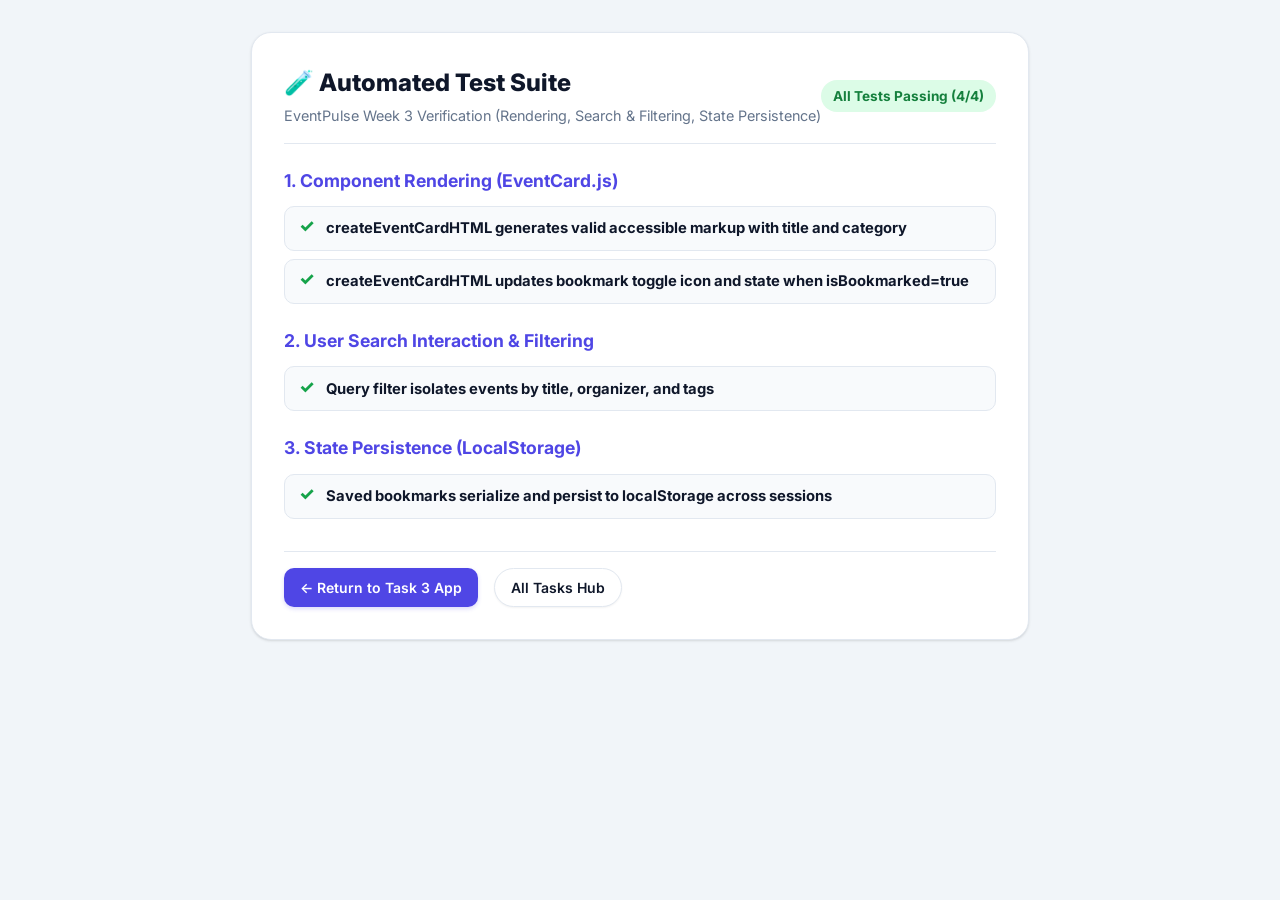
<file: task-3/tests/test-runner.html>
﻿<!DOCTYPE html>
<html lang="en">
<head>
  <meta charset="UTF-8">
  <meta name="viewport" content="width=device-width, initial-scale=1.0">
  <title>EventPulse — Automated Test Suite (Task 3)</title>
  <link rel="icon" href="data:image/svg+xml,<svg xmlns='http://www.w3.org/2000/svg' viewBox='0 0 24 24' fill='%234f46e5'><path d='M13 2L3 14h9l-1 8 10-12h-9l1-8z'/></svg>" type="image/svg+xml">
  <link rel="preconnect" href="https://fonts.googleapis.com">
  <link rel="preconnect" href="https://fonts.gstatic.com" crossorigin>
  <link href="https://fonts.googleapis.com/css2?family=Inter:wght@400;500;600;700;800&display=swap" rel="stylesheet">
  <link rel="stylesheet" href="../styles/variables.css">
  <link rel="stylesheet" href="../styles/main.css">
  <style>
    body {
      background: var(--color-bg-body, #f8fafc);
      padding: 2rem 1rem;
    }
    .test-container {
      max-width: 800px;
      margin: 0 auto;
      background: var(--color-bg-surface, #ffffff);
      border: 1px solid var(--color-border, #e2e8f0);
      border-radius: var(--radius-xl, 1rem);
      padding: 2rem;
      box-shadow: var(--shadow-sm, 0 1px 3px rgba(0,0,0,0.05));
    }
    .test-header {
      display: flex;
      justify-content: space-between;
      align-items: center;
      margin-bottom: 1.5rem;
      border-bottom: 1px solid var(--color-border, #e2e8f0);
      padding-bottom: 1rem;
    }
    .test-title {
      font-size: 1.5rem;
      font-weight: 800;
      color: var(--color-text-main, #0f172a);
    }
    .test-badge {
      display: inline-flex;
      align-items: center;
      gap: 0.5rem;
      font-weight: 700;
      padding: 0.35rem 0.75rem;
      border-radius: var(--radius-full, 9999px);
      font-size: 0.85rem;
    }
    .test-badge.passing {
      background: #dcfce7;
      color: #15803d;
    }
    .test-badge.failing {
      background: #fee2e2;
      color: #b91c1c;
    }
    .test-suite {
      margin-bottom: 1.5rem;
    }
    .suite-title {
      font-size: 1.1rem;
      font-weight: 700;
      color: var(--color-primary, #4f46e5);
      margin-bottom: 0.75rem;
    }
    .test-case {
      display: flex;
      align-items: flex-start;
      gap: 0.75rem;
      padding: 0.65rem 0.85rem;
      border-radius: var(--radius-md, 0.5rem);
      background: var(--color-bg-card, #f8fafc);
      border: 1px solid var(--color-border, #e2e8f0);
      margin-bottom: 0.5rem;
      font-size: 0.925rem;
    }
    .test-icon {
      font-weight: 800;
      font-size: 1.1rem;
      line-height: 1;
    }
    .test-pass {
      color: #16a34a;
    }
    .test-fail {
      color: #dc2626;
    }
  </style>
</head>
<body>
  <div class="test-container">
    <div class="test-header">
      <div>
        <h1 class="test-title">🧪 Automated Test Suite</h1>
        <p style="color:var(--color-text-muted); font-size:0.9rem; margin-top:0.25rem;">
          EventPulse Week 3 Verification (Rendering, Search & Filtering, State Persistence)
        </p>
      </div>
      <div id="overall-badge" class="test-badge passing">Running Tests...</div>
    </div>

    <div id="test-results"></div>

    <div style="margin-top:2rem; padding-top:1rem; border-top:1px solid var(--color-border); display:flex; gap:1rem;">
      <a href="../index.html" class="btn-detail" style="text-decoration:none;">← Return to Task 3 App</a>
      <a href="../../index.html" class="btn-schedule" style="text-decoration:none;">All Tasks Hub</a>
    </div>
  </div>

  <script type="module">
    import { createEventCardHTML } from '../scripts/components/EventCard.js';

    const testResultsEl = document.getElementById('test-results');
    const overallBadgeEl = document.getElementById('overall-badge');
    let totalPassed = 0;
    let totalFailed = 0;

    function renderSuite(suiteName, tests) {
      const suiteDiv = document.createElement('div');
      suiteDiv.className = 'test-suite';
      suiteDiv.innerHTML = `<h2 class="suite-title">${suiteName}</h2>`;

      tests.forEach(test => {
        let passed = false;
        let errorMsg = '';
        try {
          test.fn();
          passed = true;
          totalPassed++;
        } catch (err) {
          passed = false;
          errorMsg = err.message || String(err);
          totalFailed++;
        }

        const caseDiv = document.createElement('div');
        caseDiv.className = 'test-case';
        caseDiv.innerHTML = `
          <span class="test-icon ${passed ? 'test-pass' : 'test-fail'}">${passed ? '✓' : '✗'}</span>
          <div>
            <strong>${test.name}</strong>
            ${errorMsg ? `<div style="color:#dc2626; font-size:0.85rem; margin-top:0.25rem;">${errorMsg}</div>` : ''}
          </div>
        `;
        suiteDiv.appendChild(caseDiv);
      });

      testResultsEl.appendChild(suiteDiv);
    }

    function assert(condition, message) {
      if (!condition) {
        throw new Error(message || 'Assertion failed');
      }
    }

    // Suite 1: Component Rendering
    renderSuite('1. Component Rendering (EventCard.js)', [
      {
        name: 'createEventCardHTML generates valid accessible markup with title and category',
        fn: () => {
          const mockEvent = {
            id: 'test-evt-01',
            title: 'Test Robotics Workshop',
            category: 'Workshop',
            date: '2026-11-20',
            time: '10:00 - 12:00',
            location: 'Main Lab 1',
            organizer: 'Robotics Club',
            description: 'Hands on test workshop.',
            capacity: 50,
            registered: 20,
            tags: ['Robotics', 'Hardware']
          };
          const html = createEventCardHTML(mockEvent, false);
          assert(html.includes('Test Robotics Workshop'), 'Card should contain event title');
          assert(html.includes('Workshop'), 'Card should contain category tag');
          assert(html.includes('data-id="test-evt-01"'), 'Card should contain data-id attribute');
          assert(html.includes('aria-pressed="false"'), 'Unsaved card should have aria-pressed="false"');
        }
      },
      {
        name: 'createEventCardHTML updates bookmark toggle icon and state when isBookmarked=true',
        fn: () => {
          const mockEvent = {
            id: 'test-evt-02',
            title: 'AI Symposium',
            category: 'Meetup',
            date: '2026-11-25',
            time: '14:00 - 16:00',
            location: 'Auditorium A',
            organizer: 'AI Group',
            description: 'Symposium discussion.',
            capacity: 100,
            registered: 100,
            tags: ['AI']
          };
          const html = createEventCardHTML(mockEvent, true);
          assert(html.includes('aria-pressed="true"'), 'Saved card should have aria-pressed="true"');
          assert(html.includes('Remove AI Symposium from my schedule'), 'Saved card should have remove aria-label');
          assert(html.includes('Full'), 'Capacity should show Full when spots left is 0');
        }
      }
    ]);

    // Suite 2: Search and Category Filtering Logic
    renderSuite('2. User Search Interaction & Filtering', [
      {
        name: 'Query filter isolates events by title, organizer, and tags',
        fn: () => {
          const events = [
            { id: '1', title: 'React Workshop', organizer: 'Dev Club', location: 'Hall A', tags: ['Frontend'], category: 'Workshop' },
            { id: '2', title: 'Python Hackathon', organizer: 'Data Society', location: 'Lab B', tags: ['Python'], category: 'Hackathon' },
            { id: '3', title: 'Career Meetup', organizer: 'Career Hub', location: 'Hall C', tags: ['Jobs'], category: 'Career' }
          ];

          function filter(query, category) {
            const q = query.trim().toLowerCase();
            return events.filter(e => {
              const matchCat = category === 'All' || e.category === category;
              const matchQuery = q === '' ||
                e.title.toLowerCase().includes(q) ||
                e.organizer.toLowerCase().includes(q) ||
                e.tags.some(t => t.toLowerCase().includes(q));
              return matchCat && matchQuery;
            });
          }

          assert(filter('React', 'All').length === 1, 'Should find 1 match for "React"');
          assert(filter('Python', 'All')[0].id === '2', 'Should find Python Hackathon');
          assert(filter('', 'Workshop').length === 1, 'Category filter "Workshop" should isolate 1 event');
          assert(filter('Nonexistent', 'All').length === 0, 'No match should return empty array');
        }
      }
    ]);

    // Suite 3: State & LocalStorage Persistence
    renderSuite('3. State Persistence (LocalStorage)', [
      {
        name: 'Saved bookmarks serialize and persist to localStorage across sessions',
        fn: () => {
          const mockStorageKey = 'eventpulse_test_saved';
          const savedSet = new Set(['evt-01', 'evt-03']);

          // Persist
          localStorage.setItem(mockStorageKey, JSON.stringify([...savedSet]));

          // Retrieve
          const retrieved = new Set(JSON.parse(localStorage.getItem(mockStorageKey) || '[]'));
          assert(retrieved.has('evt-01'), 'Should restore evt-01 from localStorage');
          assert(retrieved.has('evt-03'), 'Should restore evt-03 from localStorage');
          assert(retrieved.size === 2, 'Restored set size should equal 2');

          // Clean up test key
          localStorage.removeItem(mockStorageKey);
        }
      }
    ]);

    // Update Overall Badge
    if (totalFailed === 0) {
      overallBadgeEl.className = 'test-badge passing';
      overallBadgeEl.textContent = `All Tests Passing (${totalPassed}/${totalPassed})`;
    } else {
      overallBadgeEl.className = 'test-badge failing';
      overallBadgeEl.textContent = `${totalFailed} Failed (${totalPassed} Passed)`;
    }
  </script>
</body>
</html>
</file>
<file: styles/variables.css>
/* Design Tokens & Theme Variables */
:root {
  /* Brand Primary Colors */
  --color-primary: #4f46e5;       /* Modern Indigo 600 */
  --color-primary-hover: #4338ca; /* Indigo 700 */
  --color-primary-light: #eef2ff; /* Indigo 50 */
  --color-primary-border: #c7d2fe;
  --color-primary-glow: rgba(79, 70, 229, 0.15);

  /* Secondary & Accents */
  --color-accent: #06b6d4;        /* Cyan 500 */
  --color-accent-light: #ecfeff;
  --color-rose: #f43f5e;
  --color-rose-light: #ffe4e6;

  /* Surfaces & Backgrounds */
  --color-bg-body: #f1f5f9;       /* Modern Slate 100 with cooler tint */
  --color-bg-surface: #ffffff;
  --color-bg-subtle: #e2e8f0;     /* Slate 200 */
  --color-bg-elevated: #ffffff;


  /* Typography Colors (WCAG AA Compliant) */
  --color-text-main: #0f172a;     /* Slate 900 */
  --color-text-muted: #64748b;    /* Slate 500 */
  --color-text-inverse: #ffffff;

  /* Borders */
  --color-border: #e2e8f0;        /* Slate 200 */
  --color-border-hover: #cbd5e1;  /* Slate 300 */
  --color-border-subtle: #f1f5f9;

  /* Category Badges */
  --color-badge-workshop: #4338ca;
  --color-badge-workshop-bg: #e0e7ff;
  --color-badge-hackathon: #9333ea;
  --color-badge-hackathon-bg: #f3e8ff;
  --color-badge-meetup: #047857;
  --color-badge-meetup-bg: #d1fae5;
  --color-badge-career: #c2410c;
  --color-badge-career-bg: #ffedd5;

  --color-focus-ring: #6366f1;

  /* Typography */
  --font-sans: 'Inter', system-ui, -apple-system, BlinkMacSystemFont, "Segoe UI", Roboto, sans-serif;
  --font-mono: ui-monospace, SFMono-Regular, Menlo, Monaco, Consolas, monospace;

  /* Spacing Scale */
  --space-xs: 0.25rem;  /* 4px */
  --space-sm: 0.5rem;   /* 8px */
  --space-md: 1rem;     /* 16px */
  --space-lg: 1.5rem;   /* 24px */
  --space-xl: 2rem;     /* 32px */
  --space-2xl: 3.5rem;  /* 56px */

  /* Border Radii */
  --radius-xs: 4px;
  --radius-sm: 6px;
  --radius-md: 10px;
  --radius-lg: 16px;
  --radius-xl: 20px;
  --radius-full: 9999px;

  /* Shadows */
  --shadow-xs: 0 1px 2px 0 rgb(0 0 0 / 0.05);
  --shadow-sm: 0 1px 3px 0 rgb(0 0 0 / 0.1), 0 1px 2px -1px rgb(0 0 0 / 0.1);
  --shadow-md: 0 4px 6px -1px rgb(0 0 0 / 0.08), 0 2px 4px -2px rgb(0 0 0 / 0.06);
  --shadow-lg: 0 10px 15px -3px rgb(0 0 0 / 0.08), 0 4px 6px -4px rgb(0 0 0 / 0.04);
  --shadow-card-hover: 0 20px 25px -5px rgb(79 70 229 / 0.12), 0 8px 10px -6px rgb(79 70 229 / 0.06);
  --shadow-modal: 0 25px 50px -12px rgb(0 0 0 / 0.25);
  --shadow-drawer: -10px 0 30px rgba(0, 0, 0, 0.15);

  /* Transitions */
  --transition-fast: 150ms cubic-bezier(0.4, 0, 0.2, 1);
  --transition-normal: 250ms cubic-bezier(0.4, 0, 0.2, 1);
}
</file>
<file: styles/main.css>
/* ==========================================================================
   Base & Reset (Mobile-First)
   ========================================================================== */
*, *::before, *::after {
  box-sizing: border-box;
  margin: 0;
  padding: 0;
}

[hidden] {
  display: none !important;
}


html {
  font-size: 100%;
  scroll-behavior: smooth;
}

body {
  font-family: var(--font-sans);
  background-color: var(--color-bg-body);
  background-image: 
    radial-gradient(at 0% 0%, rgba(99, 102, 241, 0.05) 0px, transparent 50%),
    radial-gradient(at 100% 0%, rgba(147, 51, 234, 0.05) 0px, transparent 50%),
    radial-gradient(at 50% 100%, rgba(6, 182, 212, 0.04) 0px, transparent 50%);
  background-attachment: fixed;
  color: var(--color-text-main);
  line-height: 1.5;
  min-height: 100vh;

  display: flex;
  flex-direction: column;
  -webkit-font-smoothing: antialiased;
  -moz-osx-font-smoothing: grayscale;
}

/* Accessibility: Visible Focus Ring */
:focus-visible {
  outline: 2px solid var(--color-focus-ring);
  outline-offset: 3px;
}

/* Skip link for keyboard users */
.skip-link {
  position: absolute;
  top: -100px;
  left: var(--space-md);
  background: var(--color-primary);
  color: var(--color-text-inverse);
  padding: var(--space-sm) var(--space-md);
  z-index: 1000;
  border-radius: var(--radius-sm);
  font-weight: 600;
  text-decoration: none;
  transition: top var(--transition-fast);
}

.skip-link:focus {
  top: var(--space-md);
}

/* SVG Icon Styling */
.icon {
  width: 1.15rem;
  height: 1.15rem;
  display: inline-block;
  vertical-align: middle;
  flex-shrink: 0;
}

.icon-sm {
  width: 0.95rem;
  height: 0.95rem;
}

.icon-xs {
  width: 0.825rem;
  height: 0.825rem;
}

.icon-filled {
  fill: currentColor;
}

/* Container */
.container {
  width: 100%;
  max-width: 1200px;
  margin-left: auto;
  margin-right: auto;
  padding-left: var(--space-md);
  padding-right: var(--space-md);
}

/* ==========================================================================
   Header & Navbar
   ========================================================================== */
.site-header {
  background-color: rgba(255, 255, 255, 0.92);
  backdrop-filter: blur(12px);
  -webkit-backdrop-filter: blur(12px);
  border-bottom: 1px solid var(--color-border);
  position: sticky;
  top: 0;
  z-index: 100;
}

.header-inner {
  display: flex;
  align-items: center;
  justify-content: space-between;
  height: 4.25rem;
}

.brand-link {
  display: flex;
  align-items: center;
  gap: 0.65rem;
  text-decoration: none;
  color: var(--color-text-main);
  font-weight: 800;
  font-size: 1.25rem;
  letter-spacing: -0.02em;
}

.brand-icon-wrapper {
  display: inline-flex;
  align-items: center;
  justify-content: center;
  width: 2.25rem;
  height: 2.25rem;
  background: linear-gradient(135deg, var(--color-primary) 0%, #7c3aed 100%);
  color: #ffffff;
  border-radius: var(--radius-md);
  box-shadow: 0 4px 10px rgba(79, 70, 229, 0.3);
}

.nav-actions {
  display: flex;
  align-items: center;
  gap: var(--space-md);
}

/* Clickable My Schedule Header Button */
.btn-schedule {
  display: inline-flex;
  align-items: center;
  gap: 0.5rem;
  background-color: var(--color-bg-surface);
  color: var(--color-text-main);
  border: 1px solid var(--color-border);
  padding: 0.5rem 1rem;
  border-radius: var(--radius-full);
  font-size: 0.875rem;
  font-weight: 600;
  cursor: pointer;
  transition: all var(--transition-fast);
  box-shadow: var(--shadow-xs);
}

.btn-schedule:hover {
  background-color: var(--color-primary-light);
  border-color: var(--color-primary-border);
  color: var(--color-primary);
}

/* ==========================================================================
   Tasks Dropdown Navigation Menu
   ========================================================================== */
.tasks-dropdown-container {
  position: relative;
  display: inline-block;
}

.tasks-dropdown-btn {
  display: inline-flex;
  align-items: center;
  gap: 0.4rem;
  background-color: var(--color-bg-surface);
  color: var(--color-text-main);
  border: 1px solid var(--color-border);
  padding: 0.45rem 0.95rem;
  border-radius: var(--radius-full);
  font-size: 0.875rem;
  font-weight: 600;
  cursor: pointer;
  transition: all var(--transition-fast);
  box-shadow: var(--shadow-xs);
}

.tasks-dropdown-btn:hover,
.tasks-dropdown-container.is-open .tasks-dropdown-btn {
  background-color: var(--color-primary-light);
  border-color: var(--color-primary-border);
  color: var(--color-primary);
}

.dropdown-chevron {
  transition: transform var(--transition-fast);
}

.tasks-dropdown-container.is-open .dropdown-chevron {
  transform: rotate(180deg);
}

.tasks-dropdown-menu {
  position: absolute;
  top: calc(100% + 8px);
  right: 0;
  min-width: 200px;
  background: var(--color-bg-surface);
  border: 1px solid var(--color-border);
  border-radius: var(--radius-lg);
  box-shadow: var(--shadow-lg, 0 10px 25px -5px rgba(0, 0, 0, 0.1), 0 8px 10px -6px rgba(0, 0, 0, 0.1));
  padding: 0.5rem;
  display: none;
  flex-direction: column;
  gap: 0.25rem;
  z-index: 250;
  backdrop-filter: blur(8px);
}

.tasks-dropdown-container.is-open .tasks-dropdown-menu {
  display: flex;
  animation: dropdownFade 0.18s cubic-bezier(0.16, 1, 0.3, 1);
}

@keyframes dropdownFade {
  from {
    opacity: 0;
    transform: translateY(-6px);
  }
  to {
    opacity: 1;
    transform: translateY(0);
  }
}

.tasks-dropdown-item {
  display: flex;
  align-items: center;
  justify-content: space-between;
  padding: 0.55rem 0.85rem;
  border-radius: var(--radius-md);
  color: var(--color-text-main);
  text-decoration: none;
  font-size: 0.875rem;
  font-weight: 500;
  transition: all var(--transition-fast);
}

.tasks-dropdown-item:hover {
  background-color: var(--color-primary-light);
  color: var(--color-primary);
  font-weight: 600;
}

.tasks-dropdown-item.is-current {
  background-color: var(--color-primary-light);
  color: var(--color-primary);
  font-weight: 700;
}

.dropdown-badge {
  font-size: 0.72rem;
  padding: 2px 6px;
  border-radius: var(--radius-sm);
  background: var(--color-border);
  color: var(--color-text-muted);
}

.tasks-dropdown-item.is-current .dropdown-badge {
  background: var(--color-primary);
  color: #fff;
}


.schedule-badge {
  display: inline-flex;
  align-items: center;
  justify-content: center;
  background-color: var(--color-primary);
  color: var(--color-text-inverse);
  min-width: 1.3rem;
  height: 1.3rem;
  border-radius: var(--radius-full);
  font-size: 0.75rem;
  font-weight: 700;
  padding: 0 5px;
}

/* ==========================================================================
   Hero Section
   ========================================================================== */
.hero-section {
  padding: var(--space-2xl) 0 var(--space-xl);
  background: radial-gradient(circle at 50% 0%, rgba(99, 102, 241, 0.08) 0%, transparent 70%);
  border-bottom: 1px solid var(--color-border);
  text-align: center;
}

.hero-title {
  font-size: 2.25rem;
  font-weight: 800;
  letter-spacing: -0.03em;
  color: var(--color-text-main);
  line-height: 1.15;
  margin-bottom: var(--space-sm);
}

.hero-title-gradient {
  background: linear-gradient(135deg, var(--color-primary) 0%, #9333ea 100%);
  -webkit-background-clip: text;
  -webkit-text-fill-color: transparent;
}

.hero-subtitle {
  color: var(--color-text-muted);
  font-size: 1.05rem;
  max-width: 580px;
  margin: 0 auto;
  line-height: 1.6;
}

/* ==========================================================================
   Search & Filter Controls
   ========================================================================== */
.controls-section {
  padding: var(--space-xl) 0 var(--space-md);
}

.search-and-filters {
  display: flex;
  flex-direction: column;
  gap: var(--space-md);
}

.search-box-wrapper {
  position: relative;
  width: 100%;
}

.search-input-inner {
  position: relative;
  display: flex;
  align-items: center;
}

.search-icon-adornment {
  position: absolute;
  left: 1rem;
  color: var(--color-text-muted);
  pointer-events: none;
  display: flex;
  align-items: center;
}

.search-input {
  width: 100%;
  padding: 0.85rem 1rem 0.85rem 2.85rem;
  font-size: 0.95rem;
  font-family: inherit;
  border: 1px solid var(--color-border);
  border-radius: var(--radius-lg);
  background-color: var(--color-bg-surface);
  color: var(--color-text-main);
  box-shadow: var(--shadow-sm);
  transition: all var(--transition-fast);
}

.search-input:hover {
  border-color: var(--color-border-hover);
}

.search-input:focus {
  border-color: var(--color-primary);
  box-shadow: 0 0 0 4px var(--color-primary-glow);
}

.filter-categories {
  display: flex;
  flex-wrap: wrap;
  gap: 0.5rem;
}

.filter-btn {
  display: inline-flex;
  align-items: center;
  gap: 0.4rem;
  background: var(--color-bg-surface);
  border: 1px solid var(--color-border);
  color: var(--color-text-muted);
  padding: 0.45rem 1rem;
  border-radius: var(--radius-full);
  font-size: 0.875rem;
  font-weight: 600;
  cursor: pointer;
  transition: all var(--transition-fast);
  box-shadow: var(--shadow-xs);
}

.filter-btn:hover {
  background: var(--color-bg-subtle);
  color: var(--color-text-main);
  border-color: var(--color-border-hover);
}

.filter-btn[aria-pressed="true"] {
  background: var(--color-primary);
  border-color: var(--color-primary);
  color: #ffffff;
  box-shadow: 0 4px 12px rgba(79, 70, 229, 0.25);
}

.results-summary {
  display: flex;
  align-items: center;
  justify-content: space-between;
  font-size: 0.875rem;
  color: var(--color-text-muted);
  padding: var(--space-xs) 0;
}

/* ==========================================================================
   Events Grid & Cards
   ========================================================================== */
.events-section {
  padding-bottom: var(--space-2xl);
  flex: 1;
}

.events-grid {
  display: grid;
  grid-template-columns: 1fr;
  gap: var(--space-lg);
  list-style: none;
  margin-top: var(--space-sm);
}

/* Event Card */
.event-card {
  background: var(--color-bg-surface);
  border: 1px solid var(--color-border);
  border-radius: var(--radius-xl);
  padding: 1.35rem;
  display: flex;
  flex-direction: column;
  box-shadow: var(--shadow-sm);
  transition: transform var(--transition-fast), box-shadow var(--transition-fast), border-color var(--transition-fast);
  position: relative;
  overflow: hidden;
}

.event-card:hover {
  transform: translateY(-4px);
  box-shadow: var(--shadow-card-hover);
  border-color: var(--color-primary-border);
}

.card-top {
  display: flex;
  justify-content: space-between;
  align-items: center;
  margin-bottom: var(--space-sm);
}

.category-tag {
  display: inline-block;
  padding: 0.25rem 0.65rem;
  border-radius: var(--radius-full);
  font-size: 0.72rem;
  font-weight: 700;
  text-transform: uppercase;
  letter-spacing: 0.05em;
}

.category-tag[data-cat="Workshop"] {
  color: var(--color-badge-workshop);
  background-color: var(--color-badge-workshop-bg);
}

.category-tag[data-cat="Hackathon"] {
  color: var(--color-badge-hackathon);
  background-color: var(--color-badge-hackathon-bg);
}

.category-tag[data-cat="Meetup"] {
  color: var(--color-badge-meetup);
  background-color: var(--color-badge-meetup-bg);
}

.category-tag[data-cat="Career"] {
  color: var(--color-badge-career);
  background-color: var(--color-badge-career-bg);
}

.bookmark-toggle {
  background: var(--color-bg-subtle);
  border: 1px solid transparent;
  color: var(--color-text-muted);
  cursor: pointer;
  width: 2.25rem;
  height: 2.25rem;
  border-radius: var(--radius-full);
  display: flex;
  align-items: center;
  justify-content: center;
  transition: all var(--transition-fast);
}

.bookmark-toggle:hover {
  background-color: var(--color-rose-light);
  color: var(--color-rose);
}

.bookmark-toggle[aria-pressed="true"] {
  background-color: var(--color-rose-light);
  color: var(--color-rose);
}

.event-title {
  font-size: 1.2rem;
  font-weight: 700;
  letter-spacing: -0.01em;
  color: var(--color-text-main);
  line-height: 1.35;
  margin-bottom: var(--space-sm);
}

.event-meta {
  display: flex;
  flex-direction: column;
  gap: 0.45rem;
  margin-bottom: var(--space-md);
  font-size: 0.85rem;
  color: var(--color-text-muted);
}

.meta-item {
  display: flex;
  align-items: center;
  gap: 0.5rem;
}

.meta-item .icon {
  color: #94a3b8;
}

.event-desc {
  font-size: 0.9rem;
  color: var(--color-text-muted);
  line-height: 1.6;
  margin-bottom: var(--space-md);
  flex-grow: 1;
}

.tag-list {
  display: flex;
  flex-wrap: wrap;
  gap: 0.4rem;
  list-style: none;
  margin-bottom: var(--space-md);
}

.tag-item {
  font-size: 0.75rem;
  font-weight: 500;
  background-color: var(--color-bg-subtle);
  color: var(--color-text-muted);
  padding: 0.2rem 0.6rem;
  border-radius: var(--radius-sm);
}

.card-actions {
  display: flex;
  justify-content: space-between;
  align-items: center;
  padding-top: var(--space-md);
  border-top: 1px solid var(--color-border);
}

.capacity-indicator {
  font-size: 0.8125rem;
  font-weight: 600;
  color: var(--color-text-muted);
  display: flex;
  align-items: center;
  gap: 0.35rem;
}

.capacity-indicator .pulse-dot {
  width: 6px;
  height: 6px;
  background-color: #10b981;
  border-radius: var(--radius-full);
}

.btn-detail {
  display: inline-flex;
  align-items: center;
  gap: 0.4rem;
  background-color: var(--color-primary);
  color: #ffffff;
  border: none;
  padding: 0.55rem 1rem;
  border-radius: var(--radius-md);
  font-size: 0.875rem;
  font-weight: 600;
  cursor: pointer;
  transition: all var(--transition-fast);
  box-shadow: 0 2px 4px rgba(79, 70, 229, 0.2);
}

.btn-detail:hover {
  background-color: var(--color-primary-hover);
  transform: translateY(-1px);
}

/* ==========================================================================
   Empty State
   ========================================================================== */
.empty-state {
  text-align: center;
  padding: var(--space-2xl) var(--space-md);
  background: var(--color-bg-surface);
  border: 1px dashed var(--color-border);
  border-radius: var(--radius-xl);
  margin-top: var(--space-md);
}

.empty-icon-wrapper {
  width: 3.5rem;
  height: 3.5rem;
  border-radius: var(--radius-full);
  background: var(--color-primary-light);
  color: var(--color-primary);
  display: inline-flex;
  align-items: center;
  justify-content: center;
  margin-bottom: var(--space-md);
}

.empty-icon-wrapper .icon {
  width: 1.75rem;
  height: 1.75rem;
}

.empty-title {
  font-size: 1.25rem;
  font-weight: 700;
  margin-bottom: var(--space-xs);
}

.empty-desc {
  color: var(--color-text-muted);
  font-size: 0.9375rem;
  max-width: 420px;
  margin: 0 auto var(--space-md);
}

/* ==========================================================================
   Redesigned Premium Schedule Drawer
   ========================================================================== */
.drawer-backdrop {
  position: fixed;
  inset: 0;
  background-color: rgba(15, 23, 42, 0.65);
  backdrop-filter: blur(8px);
  -webkit-backdrop-filter: blur(8px);
  z-index: 600;
  opacity: 0;
  visibility: hidden;
  transition: opacity var(--transition-normal), visibility var(--transition-normal);
}

.drawer-backdrop.is-open {
  opacity: 1;
  visibility: visible;
}

.drawer-panel {
  position: fixed;
  top: 0;
  right: 0;
  bottom: 0;
  width: 100%;
  max-width: 460px;
  background: var(--color-bg-surface);
  box-shadow: var(--shadow-drawer);
  display: flex;
  flex-direction: column;
  transform: translateX(100%);
  transition: transform var(--transition-normal) cubic-bezier(0.16, 1, 0.3, 1);
  z-index: 610;
}

.drawer-backdrop.is-open .drawer-panel {
  transform: translateX(0);
}

.drawer-header {
  padding: 1.25rem 1.5rem;
  border-bottom: 1px solid var(--color-border);
  display: flex;
  align-items: center;
  justify-content: space-between;
  background: #ffffff;
}

.drawer-title-group {
  display: flex;
  align-items: center;
  gap: 0.75rem;
}

.drawer-title {
  font-size: 1.25rem;
  font-weight: 800;
  letter-spacing: -0.01em;
  color: var(--color-text-main);
  display: flex;
  align-items: center;
  gap: 0.5rem;
}

.drawer-close-btn {
  background: var(--color-bg-subtle);
  border: none;
  width: 2.25rem;
  height: 2.25rem;
  border-radius: var(--radius-full);
  display: flex;
  align-items: center;
  justify-content: center;
  color: var(--color-text-muted);
  cursor: pointer;
  transition: all var(--transition-fast);
}

.drawer-close-btn:hover {
  background-color: var(--color-border);
  color: var(--color-text-main);
}

.drawer-body {
  flex: 1;
  overflow-y: auto;
  padding: 1.25rem 1.5rem;
  background-color: var(--color-bg-body);
}

.drawer-empty {
  text-align: center;
  padding: 4rem 1.5rem;
}

.drawer-empty-icon {
  width: 4rem;
  height: 4rem;
  background-color: var(--color-primary-light);
  color: var(--color-primary);
  border-radius: var(--radius-full);
  display: inline-flex;
  align-items: center;
  justify-content: center;
  margin-bottom: var(--space-md);
}

.drawer-list {
  list-style: none;
  display: flex;
  flex-direction: column;
  gap: 1.15rem;
}

/* Polished Drawer Card */
.drawer-card {
  background: #ffffff;
  border: 1px solid var(--color-border);
  border-radius: var(--radius-lg);
  padding: 1.15rem;
  box-shadow: var(--shadow-sm);
  display: flex;
  flex-direction: column;
  gap: 0.65rem;
  transition: all var(--transition-fast);
}

.drawer-card:hover {
  border-color: var(--color-primary-border);
  box-shadow: var(--shadow-md);
}

.drawer-card-top {
  display: flex;
  justify-content: space-between;
  align-items: center;
}

.drawer-card-title {
  font-size: 1.05rem;
  font-weight: 700;
  color: var(--color-text-main);
  line-height: 1.35;
}

.btn-remove-drawer {
  background: transparent;
  border: none;
  color: var(--color-text-muted);
  width: 2rem;
  height: 2rem;
  border-radius: var(--radius-sm);
  display: flex;
  align-items: center;
  justify-content: center;
  cursor: pointer;
  transition: all var(--transition-fast);
}

.btn-remove-drawer:hover {
  background-color: var(--color-rose-light);
  color: var(--color-rose);
}

.drawer-card-meta {
  font-size: 0.825rem;
  color: var(--color-text-muted);
  display: flex;
  flex-direction: column;
  gap: 0.35rem;
}

.drawer-card-actions {
  display: flex;
  gap: 0.5rem;
  padding-top: 0.65rem;
  border-top: 1px solid var(--color-border-subtle);
  margin-top: 0.25rem;
}

.btn-action-primary {
  flex: 1;
  display: inline-flex;
  align-items: center;
  justify-content: center;
  gap: 0.4rem;
  background-color: var(--color-primary);
  color: #ffffff;
  border: none;
  padding: 0.5rem 0.85rem;
  border-radius: var(--radius-md);
  font-size: 0.8125rem;
  font-weight: 600;
  cursor: pointer;
  transition: background-color var(--transition-fast);
}

.btn-action-primary:hover {
  background-color: var(--color-primary-hover);
}

.btn-action-email {
  flex: 1;
  display: inline-flex;
  align-items: center;
  justify-content: center;
  gap: 0.4rem;
  background-color: #ffffff;
  color: var(--color-text-main);
  border: 1px solid var(--color-border);
  padding: 0.5rem 0.85rem;
  border-radius: var(--radius-md);
  font-size: 0.8125rem;
  font-weight: 600;
  cursor: pointer;
  transition: all var(--transition-fast);
}

.btn-action-email:hover {
  background-color: var(--color-primary-light);
  border-color: var(--color-primary-border);
  color: var(--color-primary);
}

/* ==========================================================================
   Email Reminder Modal
   ========================================================================== */
.email-modal-card {
  max-width: 480px;
}

.form-group {
  margin-bottom: var(--space-md);
}

.form-label {
  display: block;
  font-size: 0.875rem;
  font-weight: 600;
  color: var(--color-text-main);
  margin-bottom: var(--space-xs);
}

.form-input {
  width: 100%;
  padding: 0.75rem 1rem;
  font-size: 0.95rem;
  font-family: inherit;
  border: 1px solid var(--color-border);
  border-radius: var(--radius-md);
  background-color: var(--color-bg-surface);
  color: var(--color-text-main);
  transition: all var(--transition-fast);
}

.form-input:focus {
  border-color: var(--color-primary);
  box-shadow: 0 0 0 4px var(--color-primary-glow);
}

.form-input[aria-invalid="true"] {
  border-color: var(--color-rose);
  background-color: #fff1f2;
}

.form-error-msg {
  display: block;
  font-size: 0.8125rem;
  color: var(--color-rose);
  font-weight: 600;
  margin-top: 0.35rem;
}

.email-preview-box {
  background-color: var(--color-bg-subtle);
  border: 1px solid var(--color-border);
  border-radius: var(--radius-md);
  padding: 1rem;
  font-size: 0.85rem;
  color: var(--color-text-muted);
  margin-bottom: var(--space-md);
}

/* ==========================================================================
   Event Details Modal (Dialog)
   ========================================================================== */
.modal-backdrop {
  position: fixed;
  inset: 0;
  background-color: rgba(15, 23, 42, 0.65);
  backdrop-filter: blur(8px);
  -webkit-backdrop-filter: blur(8px);
  display: flex;
  align-items: center;
  justify-content: center;
  padding: var(--space-md);
  z-index: 500;
  opacity: 0;
  visibility: hidden;
  transition: opacity var(--transition-normal), visibility var(--transition-normal);
}

.modal-backdrop.is-open {
  opacity: 1;
  visibility: visible;
}

.modal-content {
  background: var(--color-bg-surface);
  border-radius: var(--radius-xl);
  width: 100%;
  max-width: 600px;
  max-height: 90vh;
  overflow-y: auto;
  box-shadow: var(--shadow-modal);
  padding: 1.75rem;
  position: relative;
  transform: scale(0.96);
  transition: transform var(--transition-normal);
}

.modal-backdrop.is-open .modal-content {
  transform: scale(1);
}

.modal-header {
  display: flex;
  justify-content: space-between;
  align-items: flex-start;
  margin-bottom: var(--space-md);
}

.modal-title {
  font-size: 1.45rem;
  font-weight: 800;
  letter-spacing: -0.02em;
  color: var(--color-text-main);
  line-height: 1.3;
}

.modal-close-btn {
  background: var(--color-bg-subtle);
  border: none;
  width: 2.25rem;
  height: 2.25rem;
  display: inline-flex;
  align-items: center;
  justify-content: center;
  border-radius: var(--radius-full);
  color: var(--color-text-muted);
  cursor: pointer;
  transition: all var(--transition-fast);
}

.modal-close-btn:hover {
  color: var(--color-text-main);
  background-color: var(--color-border);
}

.modal-body-section {
  margin-bottom: var(--space-md);
}

.modal-section-title {
  font-size: 0.8125rem;
  font-weight: 700;
  text-transform: uppercase;
  color: var(--color-text-muted);
  letter-spacing: 0.06em;
  margin-bottom: var(--space-xs);
}

.modal-info-grid {
  display: grid;
  grid-template-columns: 1fr;
  gap: var(--space-sm);
  background: var(--color-bg-subtle);
  padding: 1rem;
  border-radius: var(--radius-lg);
  font-size: 0.875rem;
}

.modal-info-row {
  display: flex;
  align-items: center;
  gap: 0.5rem;
}

.modal-info-row .icon {
  color: #94a3b8;
}

.modal-footer {
  display: flex;
  flex-wrap: wrap;
  gap: var(--space-sm);
  justify-content: flex-end;
  margin-top: var(--space-lg);
  padding-top: var(--space-md);
  border-top: 1px solid var(--color-border);
}

.btn-modal-bookmark {
  display: inline-flex;
  align-items: center;
  gap: 0.4rem;
  background-color: var(--color-bg-subtle);
  color: var(--color-text-main);
  border: 1px solid var(--color-border);
  padding: 0.55rem 1rem;
  border-radius: var(--radius-md);
  font-size: 0.875rem;
  font-weight: 600;
  cursor: pointer;
  transition: all var(--transition-fast);
}

.btn-modal-bookmark:hover {
  background-color: var(--color-rose-light);
  color: var(--color-rose);
  border-color: var(--color-rose-light);
}

/* ==========================================================================
   Toast Notification
   ========================================================================== */
.toast-container {
  position: fixed;
  bottom: 1.5rem;
  right: 1.5rem;
  z-index: 1000;
  display: flex;
  flex-direction: column;
  gap: 0.5rem;
}

.toast {
  background: #0f172a;
  color: #ffffff;
  padding: 0.85rem 1.25rem;
  border-radius: var(--radius-md);
  font-size: 0.875rem;
  font-weight: 500;
  box-shadow: var(--shadow-lg);
  display: flex;
  align-items: center;
  gap: 0.65rem;
  animation: toastIn 200ms ease forwards;
}

@keyframes toastIn {
  from { opacity: 0; transform: translateY(10px); }
  to { opacity: 1; transform: translateY(0); }
}

/* ==========================================================================
   Footer
   ========================================================================== */
.site-footer {
  background-color: var(--color-bg-surface);
  border-top: 1px solid var(--color-border);
  padding: var(--space-xl) 0;
  color: var(--color-text-muted);
  font-size: 0.875rem;
  text-align: center;
  margin-top: auto;
}

/* ==========================================================================
   Responsive Breakpoints
   ========================================================================== */
@media (min-width: 640px) {
  .hero-title {
    font-size: 2.6rem;
  }
  
  .events-grid {
    grid-template-columns: repeat(2, 1fr);
  }

  .modal-info-grid {
    grid-template-columns: repeat(2, 1fr);
  }
}

@media (min-width: 1024px) {
  .hero-title {
    font-size: 3.1rem;
  }

  .events-grid {
    grid-template-columns: repeat(3, 1fr);
  }

  .search-and-filters {
    flex-direction: row;
    align-items: center;
    justify-content: space-between;
  }

  .search-box-wrapper {
    max-width: 480px;
  }
}

/* ==========================================================================
   Loading Skeleton Cards (Week 2)
   ========================================================================== */
@keyframes shimmer {
  0%   { background-position: -400px 0; }
  100% { background-position: 400px 0; }
}

.skeleton-grid {
  display: grid;
  gap: var(--space-6);
  grid-template-columns: 1fr;
  padding-bottom: var(--space-10);
}

@media (min-width: 640px) {
  .skeleton-grid { grid-template-columns: repeat(2, 1fr); }
}
@media (min-width: 1024px) {
  .skeleton-grid { grid-template-columns: repeat(3, 1fr); }
}

.skeleton-card {
  background: var(--color-bg-card);
  border: 1px solid var(--color-border);
  border-radius: var(--radius-xl);
  padding: var(--space-5);
  display: flex;
  flex-direction: column;
  gap: var(--space-3);
}

.skeleton-line {
  border-radius: var(--radius-md);
  background: linear-gradient(
    90deg,
    var(--color-border) 25%,
    var(--color-bg-body) 50%,
    var(--color-border) 75%
  );
  background-size: 800px 100%;
  animation: shimmer 1.4s infinite linear;
}

.skeleton-tag   { height: 1.25rem; width: 5rem; }
.skeleton-title { height: 1.4rem;  width: 85%;  margin-top: 0.25rem; }
.skeleton-meta  { height: 0.9rem;  width: 70%; }
.skeleton-desc  { height: 0.85rem; width: 95%; }
.skeleton-line.short { width: 55%; }

/* ==========================================================================
   Error State (Week 2)
   ========================================================================== */
.error-state {
  display: flex;
  flex-direction: column;
  align-items: center;
  text-align: center;
  padding: var(--space-16) var(--space-4);
  gap: var(--space-4);
}

.error-icon-wrapper .icon {
  width: 3rem;
  height: 3rem;
  stroke: var(--color-error, #dc2626);
  opacity: 0.7;
}

.error-title {
  font-size: 1.25rem;
  font-weight: 700;
  color: var(--color-text-main);
}

.error-desc {
  font-size: 0.9375rem;
  color: var(--color-text-muted);
  max-width: 36ch;
  line-height: 1.6;
}
</file>
<file: task-1/styles/variables.css>
/* Design Tokens & Theme Variables */
:root {
  /* Brand Primary Colors */
  --color-primary: #4f46e5;       /* Modern Indigo 600 */
  --color-primary-hover: #4338ca; /* Indigo 700 */
  --color-primary-light: #eef2ff; /* Indigo 50 */
  --color-primary-border: #c7d2fe;
  --color-primary-glow: rgba(79, 70, 229, 0.15);

  /* Secondary & Accents */
  --color-accent: #06b6d4;        /* Cyan 500 */
  --color-accent-light: #ecfeff;
  --color-rose: #f43f5e;
  --color-rose-light: #ffe4e6;

  /* Surfaces & Backgrounds */
  --color-bg-body: #f1f5f9;       /* Modern Slate 100 with cooler tint */
  --color-bg-surface: #ffffff;
  --color-bg-subtle: #e2e8f0;     /* Slate 200 */
  --color-bg-elevated: #ffffff;


  /* Typography Colors (WCAG AA Compliant) */
  --color-text-main: #0f172a;     /* Slate 900 */
  --color-text-muted: #64748b;    /* Slate 500 */
  --color-text-inverse: #ffffff;

  /* Borders */
  --color-border: #e2e8f0;        /* Slate 200 */
  --color-border-hover: #cbd5e1;  /* Slate 300 */
  --color-border-subtle: #f1f5f9;

  /* Category Badges */
  --color-badge-workshop: #4338ca;
  --color-badge-workshop-bg: #e0e7ff;
  --color-badge-hackathon: #9333ea;
  --color-badge-hackathon-bg: #f3e8ff;
  --color-badge-meetup: #047857;
  --color-badge-meetup-bg: #d1fae5;
  --color-badge-career: #c2410c;
  --color-badge-career-bg: #ffedd5;

  --color-focus-ring: #6366f1;

  /* Typography */
  --font-sans: 'Inter', system-ui, -apple-system, BlinkMacSystemFont, "Segoe UI", Roboto, sans-serif;
  --font-mono: ui-monospace, SFMono-Regular, Menlo, Monaco, Consolas, monospace;

  /* Spacing Scale */
  --space-xs: 0.25rem;  /* 4px */
  --space-sm: 0.5rem;   /* 8px */
  --space-md: 1rem;     /* 16px */
  --space-lg: 1.5rem;   /* 24px */
  --space-xl: 2rem;     /* 32px */
  --space-2xl: 3.5rem;  /* 56px */

  /* Border Radii */
  --radius-xs: 4px;
  --radius-sm: 6px;
  --radius-md: 10px;
  --radius-lg: 16px;
  --radius-xl: 20px;
  --radius-full: 9999px;

  /* Shadows */
  --shadow-xs: 0 1px 2px 0 rgb(0 0 0 / 0.05);
  --shadow-sm: 0 1px 3px 0 rgb(0 0 0 / 0.1), 0 1px 2px -1px rgb(0 0 0 / 0.1);
  --shadow-md: 0 4px 6px -1px rgb(0 0 0 / 0.08), 0 2px 4px -2px rgb(0 0 0 / 0.06);
  --shadow-lg: 0 10px 15px -3px rgb(0 0 0 / 0.08), 0 4px 6px -4px rgb(0 0 0 / 0.04);
  --shadow-card-hover: 0 20px 25px -5px rgb(79 70 229 / 0.12), 0 8px 10px -6px rgb(79 70 229 / 0.06);
  --shadow-modal: 0 25px 50px -12px rgb(0 0 0 / 0.25);
  --shadow-drawer: -10px 0 30px rgba(0, 0, 0, 0.15);

  /* Transitions */
  --transition-fast: 150ms cubic-bezier(0.4, 0, 0.2, 1);
  --transition-normal: 250ms cubic-bezier(0.4, 0, 0.2, 1);
}
</file>
<file: task-1/styles/main.css>
/* ==========================================================================
   Base & Reset (Mobile-First)
   ========================================================================== */
*, *::before, *::after {
  box-sizing: border-box;
  margin: 0;
  padding: 0;
}

[hidden] {
  display: none !important;
}


html {
  font-size: 100%;
  scroll-behavior: smooth;
}

body {
  font-family: var(--font-sans);
  background-color: var(--color-bg-body);
  background-image: 
    radial-gradient(at 0% 0%, rgba(99, 102, 241, 0.05) 0px, transparent 50%),
    radial-gradient(at 100% 0%, rgba(147, 51, 234, 0.05) 0px, transparent 50%),
    radial-gradient(at 50% 100%, rgba(6, 182, 212, 0.04) 0px, transparent 50%);
  background-attachment: fixed;
  color: var(--color-text-main);
  line-height: 1.5;
  min-height: 100vh;

  display: flex;
  flex-direction: column;
  -webkit-font-smoothing: antialiased;
  -moz-osx-font-smoothing: grayscale;
}

/* Accessibility: Visible Focus Ring */
:focus-visible {
  outline: 2px solid var(--color-focus-ring);
  outline-offset: 3px;
}

/* Skip link for keyboard users */
.skip-link {
  position: absolute;
  top: -100px;
  left: var(--space-md);
  background: var(--color-primary);
  color: var(--color-text-inverse);
  padding: var(--space-sm) var(--space-md);
  z-index: 1000;
  border-radius: var(--radius-sm);
  font-weight: 600;
  text-decoration: none;
  transition: top var(--transition-fast);
}

.skip-link:focus {
  top: var(--space-md);
}

/* SVG Icon Styling */
.icon {
  width: 1.15rem;
  height: 1.15rem;
  display: inline-block;
  vertical-align: middle;
  flex-shrink: 0;
}

.icon-sm {
  width: 0.95rem;
  height: 0.95rem;
}

.icon-xs {
  width: 0.825rem;
  height: 0.825rem;
}

.icon-filled {
  fill: currentColor;
}

/* Container */
.container {
  width: 100%;
  max-width: 1200px;
  margin-left: auto;
  margin-right: auto;
  padding-left: var(--space-md);
  padding-right: var(--space-md);
}

/* ==========================================================================
   Header & Navbar
   ========================================================================== */
.site-header {
  background-color: rgba(255, 255, 255, 0.92);
  backdrop-filter: blur(12px);
  -webkit-backdrop-filter: blur(12px);
  border-bottom: 1px solid var(--color-border);
  position: sticky;
  top: 0;
  z-index: 100;
}

.header-inner {
  display: flex;
  align-items: center;
  justify-content: space-between;
  height: 4.25rem;
}

.brand-link {
  display: flex;
  align-items: center;
  gap: 0.65rem;
  text-decoration: none;
  color: var(--color-text-main);
  font-weight: 800;
  font-size: 1.25rem;
  letter-spacing: -0.02em;
}

.brand-icon-wrapper {
  display: inline-flex;
  align-items: center;
  justify-content: center;
  width: 2.25rem;
  height: 2.25rem;
  background: linear-gradient(135deg, var(--color-primary) 0%, #7c3aed 100%);
  color: #ffffff;
  border-radius: var(--radius-md);
  box-shadow: 0 4px 10px rgba(79, 70, 229, 0.3);
}

.nav-actions {
  display: flex;
  align-items: center;
  gap: var(--space-md);
}

/* Clickable My Schedule Header Button */
.btn-schedule {
  display: inline-flex;
  align-items: center;
  gap: 0.5rem;
  background-color: var(--color-bg-surface);
  color: var(--color-text-main);
  border: 1px solid var(--color-border);
  padding: 0.5rem 1rem;
  border-radius: var(--radius-full);
  font-size: 0.875rem;
  font-weight: 600;
  cursor: pointer;
  transition: all var(--transition-fast);
  box-shadow: var(--shadow-xs);
}

.btn-schedule:hover {
  background-color: var(--color-primary-light);
  border-color: var(--color-primary-border);
  color: var(--color-primary);
}

/* ==========================================================================
   Tasks Dropdown Navigation Menu
   ========================================================================== */
.tasks-dropdown-container {
  position: relative;
  display: inline-block;
}

.tasks-dropdown-btn {
  display: inline-flex;
  align-items: center;
  gap: 0.4rem;
  background-color: var(--color-bg-surface);
  color: var(--color-text-main);
  border: 1px solid var(--color-border);
  padding: 0.45rem 0.95rem;
  border-radius: var(--radius-full);
  font-size: 0.875rem;
  font-weight: 600;
  cursor: pointer;
  transition: all var(--transition-fast);
  box-shadow: var(--shadow-xs);
}

.tasks-dropdown-btn:hover,
.tasks-dropdown-container.is-open .tasks-dropdown-btn {
  background-color: var(--color-primary-light);
  border-color: var(--color-primary-border);
  color: var(--color-primary);
}

.dropdown-chevron {
  transition: transform var(--transition-fast);
}

.tasks-dropdown-container.is-open .dropdown-chevron {
  transform: rotate(180deg);
}

.tasks-dropdown-menu {
  position: absolute;
  top: calc(100% + 8px);
  right: 0;
  min-width: 200px;
  background: var(--color-bg-surface);
  border: 1px solid var(--color-border);
  border-radius: var(--radius-lg);
  box-shadow: var(--shadow-lg, 0 10px 25px -5px rgba(0, 0, 0, 0.1), 0 8px 10px -6px rgba(0, 0, 0, 0.1));
  padding: 0.5rem;
  display: none;
  flex-direction: column;
  gap: 0.25rem;
  z-index: 250;
  backdrop-filter: blur(8px);
}

.tasks-dropdown-container.is-open .tasks-dropdown-menu {
  display: flex;
  animation: dropdownFade 0.18s cubic-bezier(0.16, 1, 0.3, 1);
}

@keyframes dropdownFade {
  from {
    opacity: 0;
    transform: translateY(-6px);
  }
  to {
    opacity: 1;
    transform: translateY(0);
  }
}

.tasks-dropdown-item {
  display: flex;
  align-items: center;
  justify-content: space-between;
  padding: 0.55rem 0.85rem;
  border-radius: var(--radius-md);
  color: var(--color-text-main);
  text-decoration: none;
  font-size: 0.875rem;
  font-weight: 500;
  transition: all var(--transition-fast);
}

.tasks-dropdown-item:hover {
  background-color: var(--color-primary-light);
  color: var(--color-primary);
  font-weight: 600;
}

.tasks-dropdown-item.is-current {
  background-color: var(--color-primary-light);
  color: var(--color-primary);
  font-weight: 700;
}

.dropdown-badge {
  font-size: 0.72rem;
  padding: 2px 6px;
  border-radius: var(--radius-sm);
  background: var(--color-border);
  color: var(--color-text-muted);
}

.tasks-dropdown-item.is-current .dropdown-badge {
  background: var(--color-primary);
  color: #fff;
}


.schedule-badge {
  display: inline-flex;
  align-items: center;
  justify-content: center;
  background-color: var(--color-primary);
  color: var(--color-text-inverse);
  min-width: 1.3rem;
  height: 1.3rem;
  border-radius: var(--radius-full);
  font-size: 0.75rem;
  font-weight: 700;
  padding: 0 5px;
}

/* ==========================================================================
   Hero Section
   ========================================================================== */
.hero-section {
  padding: var(--space-2xl) 0 var(--space-xl);
  background: radial-gradient(circle at 50% 0%, rgba(99, 102, 241, 0.08) 0%, transparent 70%);
  border-bottom: 1px solid var(--color-border);
  text-align: center;
}

.hero-title {
  font-size: 2.25rem;
  font-weight: 800;
  letter-spacing: -0.03em;
  color: var(--color-text-main);
  line-height: 1.15;
  margin-bottom: var(--space-sm);
}

.hero-title-gradient {
  background: linear-gradient(135deg, var(--color-primary) 0%, #9333ea 100%);
  -webkit-background-clip: text;
  -webkit-text-fill-color: transparent;
}

.hero-subtitle {
  color: var(--color-text-muted);
  font-size: 1.05rem;
  max-width: 580px;
  margin: 0 auto;
  line-height: 1.6;
}

/* ==========================================================================
   Search & Filter Controls
   ========================================================================== */
.controls-section {
  padding: var(--space-xl) 0 var(--space-md);
}

.search-and-filters {
  display: flex;
  flex-direction: column;
  gap: var(--space-md);
}

.search-box-wrapper {
  position: relative;
  width: 100%;
}

.search-input-inner {
  position: relative;
  display: flex;
  align-items: center;
}

.search-icon-adornment {
  position: absolute;
  left: 1rem;
  color: var(--color-text-muted);
  pointer-events: none;
  display: flex;
  align-items: center;
}

.search-input {
  width: 100%;
  padding: 0.85rem 1rem 0.85rem 2.85rem;
  font-size: 0.95rem;
  font-family: inherit;
  border: 1px solid var(--color-border);
  border-radius: var(--radius-lg);
  background-color: var(--color-bg-surface);
  color: var(--color-text-main);
  box-shadow: var(--shadow-sm);
  transition: all var(--transition-fast);
}

.search-input:hover {
  border-color: var(--color-border-hover);
}

.search-input:focus {
  border-color: var(--color-primary);
  box-shadow: 0 0 0 4px var(--color-primary-glow);
}

.filter-categories {
  display: flex;
  flex-wrap: wrap;
  gap: 0.5rem;
}

.filter-btn {
  display: inline-flex;
  align-items: center;
  gap: 0.4rem;
  background: var(--color-bg-surface);
  border: 1px solid var(--color-border);
  color: var(--color-text-muted);
  padding: 0.45rem 1rem;
  border-radius: var(--radius-full);
  font-size: 0.875rem;
  font-weight: 600;
  cursor: pointer;
  transition: all var(--transition-fast);
  box-shadow: var(--shadow-xs);
}

.filter-btn:hover {
  background: var(--color-bg-subtle);
  color: var(--color-text-main);
  border-color: var(--color-border-hover);
}

.filter-btn[aria-pressed="true"] {
  background: var(--color-primary);
  border-color: var(--color-primary);
  color: #ffffff;
  box-shadow: 0 4px 12px rgba(79, 70, 229, 0.25);
}

.results-summary {
  display: flex;
  align-items: center;
  justify-content: space-between;
  font-size: 0.875rem;
  color: var(--color-text-muted);
  padding: var(--space-xs) 0;
}

/* ==========================================================================
   Events Grid & Cards
   ========================================================================== */
.events-section {
  padding-bottom: var(--space-2xl);
  flex: 1;
}

.events-grid {
  display: grid;
  grid-template-columns: 1fr;
  gap: var(--space-lg);
  list-style: none;
  margin-top: var(--space-sm);
}

/* Event Card */
.event-card {
  background: var(--color-bg-surface);
  border: 1px solid var(--color-border);
  border-radius: var(--radius-xl);
  padding: 1.35rem;
  display: flex;
  flex-direction: column;
  box-shadow: var(--shadow-sm);
  transition: transform var(--transition-fast), box-shadow var(--transition-fast), border-color var(--transition-fast);
  position: relative;
  overflow: hidden;
}

.event-card:hover {
  transform: translateY(-4px);
  box-shadow: var(--shadow-card-hover);
  border-color: var(--color-primary-border);
}

.card-top {
  display: flex;
  justify-content: space-between;
  align-items: center;
  margin-bottom: var(--space-sm);
}

.category-tag {
  display: inline-block;
  padding: 0.25rem 0.65rem;
  border-radius: var(--radius-full);
  font-size: 0.72rem;
  font-weight: 700;
  text-transform: uppercase;
  letter-spacing: 0.05em;
}

.category-tag[data-cat="Workshop"] {
  color: var(--color-badge-workshop);
  background-color: var(--color-badge-workshop-bg);
}

.category-tag[data-cat="Hackathon"] {
  color: var(--color-badge-hackathon);
  background-color: var(--color-badge-hackathon-bg);
}

.category-tag[data-cat="Meetup"] {
  color: var(--color-badge-meetup);
  background-color: var(--color-badge-meetup-bg);
}

.category-tag[data-cat="Career"] {
  color: var(--color-badge-career);
  background-color: var(--color-badge-career-bg);
}

.bookmark-toggle {
  background: var(--color-bg-subtle);
  border: 1px solid transparent;
  color: var(--color-text-muted);
  cursor: pointer;
  width: 2.25rem;
  height: 2.25rem;
  border-radius: var(--radius-full);
  display: flex;
  align-items: center;
  justify-content: center;
  transition: all var(--transition-fast);
}

.bookmark-toggle:hover {
  background-color: var(--color-rose-light);
  color: var(--color-rose);
}

.bookmark-toggle[aria-pressed="true"] {
  background-color: var(--color-rose-light);
  color: var(--color-rose);
}

.event-title {
  font-size: 1.2rem;
  font-weight: 700;
  letter-spacing: -0.01em;
  color: var(--color-text-main);
  line-height: 1.35;
  margin-bottom: var(--space-sm);
}

.event-meta {
  display: flex;
  flex-direction: column;
  gap: 0.45rem;
  margin-bottom: var(--space-md);
  font-size: 0.85rem;
  color: var(--color-text-muted);
}

.meta-item {
  display: flex;
  align-items: center;
  gap: 0.5rem;
}

.meta-item .icon {
  color: #94a3b8;
}

.event-desc {
  font-size: 0.9rem;
  color: var(--color-text-muted);
  line-height: 1.6;
  margin-bottom: var(--space-md);
  flex-grow: 1;
}

.tag-list {
  display: flex;
  flex-wrap: wrap;
  gap: 0.4rem;
  list-style: none;
  margin-bottom: var(--space-md);
}

.tag-item {
  font-size: 0.75rem;
  font-weight: 500;
  background-color: var(--color-bg-subtle);
  color: var(--color-text-muted);
  padding: 0.2rem 0.6rem;
  border-radius: var(--radius-sm);
}

.card-actions {
  display: flex;
  justify-content: space-between;
  align-items: center;
  padding-top: var(--space-md);
  border-top: 1px solid var(--color-border);
}

.capacity-indicator {
  font-size: 0.8125rem;
  font-weight: 600;
  color: var(--color-text-muted);
  display: flex;
  align-items: center;
  gap: 0.35rem;
}

.capacity-indicator .pulse-dot {
  width: 6px;
  height: 6px;
  background-color: #10b981;
  border-radius: var(--radius-full);
}

.btn-detail {
  display: inline-flex;
  align-items: center;
  gap: 0.4rem;
  background-color: var(--color-primary);
  color: #ffffff;
  border: none;
  padding: 0.55rem 1rem;
  border-radius: var(--radius-md);
  font-size: 0.875rem;
  font-weight: 600;
  cursor: pointer;
  transition: all var(--transition-fast);
  box-shadow: 0 2px 4px rgba(79, 70, 229, 0.2);
}

.btn-detail:hover {
  background-color: var(--color-primary-hover);
  transform: translateY(-1px);
}

/* ==========================================================================
   Empty State
   ========================================================================== */
.empty-state {
  text-align: center;
  padding: var(--space-2xl) var(--space-md);
  background: var(--color-bg-surface);
  border: 1px dashed var(--color-border);
  border-radius: var(--radius-xl);
  margin-top: var(--space-md);
}

.empty-icon-wrapper {
  width: 3.5rem;
  height: 3.5rem;
  border-radius: var(--radius-full);
  background: var(--color-primary-light);
  color: var(--color-primary);
  display: inline-flex;
  align-items: center;
  justify-content: center;
  margin-bottom: var(--space-md);
}

.empty-icon-wrapper .icon {
  width: 1.75rem;
  height: 1.75rem;
}

.empty-title {
  font-size: 1.25rem;
  font-weight: 700;
  margin-bottom: var(--space-xs);
}

.empty-desc {
  color: var(--color-text-muted);
  font-size: 0.9375rem;
  max-width: 420px;
  margin: 0 auto var(--space-md);
}

/* ==========================================================================
   Redesigned Premium Schedule Drawer
   ========================================================================== */
.drawer-backdrop {
  position: fixed;
  inset: 0;
  background-color: rgba(15, 23, 42, 0.65);
  backdrop-filter: blur(8px);
  -webkit-backdrop-filter: blur(8px);
  z-index: 600;
  opacity: 0;
  visibility: hidden;
  transition: opacity var(--transition-normal), visibility var(--transition-normal);
}

.drawer-backdrop.is-open {
  opacity: 1;
  visibility: visible;
}

.drawer-panel {
  position: fixed;
  top: 0;
  right: 0;
  bottom: 0;
  width: 100%;
  max-width: 460px;
  background: var(--color-bg-surface);
  box-shadow: var(--shadow-drawer);
  display: flex;
  flex-direction: column;
  transform: translateX(100%);
  transition: transform var(--transition-normal) cubic-bezier(0.16, 1, 0.3, 1);
  z-index: 610;
}

.drawer-backdrop.is-open .drawer-panel {
  transform: translateX(0);
}

.drawer-header {
  padding: 1.25rem 1.5rem;
  border-bottom: 1px solid var(--color-border);
  display: flex;
  align-items: center;
  justify-content: space-between;
  background: #ffffff;
}

.drawer-title-group {
  display: flex;
  align-items: center;
  gap: 0.75rem;
}

.drawer-title {
  font-size: 1.25rem;
  font-weight: 800;
  letter-spacing: -0.01em;
  color: var(--color-text-main);
  display: flex;
  align-items: center;
  gap: 0.5rem;
}

.drawer-close-btn {
  background: var(--color-bg-subtle);
  border: none;
  width: 2.25rem;
  height: 2.25rem;
  border-radius: var(--radius-full);
  display: flex;
  align-items: center;
  justify-content: center;
  color: var(--color-text-muted);
  cursor: pointer;
  transition: all var(--transition-fast);
}

.drawer-close-btn:hover {
  background-color: var(--color-border);
  color: var(--color-text-main);
}

.drawer-body {
  flex: 1;
  overflow-y: auto;
  padding: 1.25rem 1.5rem;
  background-color: var(--color-bg-body);
}

.drawer-empty {
  text-align: center;
  padding: 4rem 1.5rem;
}

.drawer-empty-icon {
  width: 4rem;
  height: 4rem;
  background-color: var(--color-primary-light);
  color: var(--color-primary);
  border-radius: var(--radius-full);
  display: inline-flex;
  align-items: center;
  justify-content: center;
  margin-bottom: var(--space-md);
}

.drawer-list {
  list-style: none;
  display: flex;
  flex-direction: column;
  gap: 1.15rem;
}

/* Polished Drawer Card */
.drawer-card {
  background: #ffffff;
  border: 1px solid var(--color-border);
  border-radius: var(--radius-lg);
  padding: 1.15rem;
  box-shadow: var(--shadow-sm);
  display: flex;
  flex-direction: column;
  gap: 0.65rem;
  transition: all var(--transition-fast);
}

.drawer-card:hover {
  border-color: var(--color-primary-border);
  box-shadow: var(--shadow-md);
}

.drawer-card-top {
  display: flex;
  justify-content: space-between;
  align-items: center;
}

.drawer-card-title {
  font-size: 1.05rem;
  font-weight: 700;
  color: var(--color-text-main);
  line-height: 1.35;
}

.btn-remove-drawer {
  background: transparent;
  border: none;
  color: var(--color-text-muted);
  width: 2rem;
  height: 2rem;
  border-radius: var(--radius-sm);
  display: flex;
  align-items: center;
  justify-content: center;
  cursor: pointer;
  transition: all var(--transition-fast);
}

.btn-remove-drawer:hover {
  background-color: var(--color-rose-light);
  color: var(--color-rose);
}

.drawer-card-meta {
  font-size: 0.825rem;
  color: var(--color-text-muted);
  display: flex;
  flex-direction: column;
  gap: 0.35rem;
}

.drawer-card-actions {
  display: flex;
  gap: 0.5rem;
  padding-top: 0.65rem;
  border-top: 1px solid var(--color-border-subtle);
  margin-top: 0.25rem;
}

.btn-action-primary {
  flex: 1;
  display: inline-flex;
  align-items: center;
  justify-content: center;
  gap: 0.4rem;
  background-color: var(--color-primary);
  color: #ffffff;
  border: none;
  padding: 0.5rem 0.85rem;
  border-radius: var(--radius-md);
  font-size: 0.8125rem;
  font-weight: 600;
  cursor: pointer;
  transition: background-color var(--transition-fast);
}

.btn-action-primary:hover {
  background-color: var(--color-primary-hover);
}

.btn-action-email {
  flex: 1;
  display: inline-flex;
  align-items: center;
  justify-content: center;
  gap: 0.4rem;
  background-color: #ffffff;
  color: var(--color-text-main);
  border: 1px solid var(--color-border);
  padding: 0.5rem 0.85rem;
  border-radius: var(--radius-md);
  font-size: 0.8125rem;
  font-weight: 600;
  cursor: pointer;
  transition: all var(--transition-fast);
}

.btn-action-email:hover {
  background-color: var(--color-primary-light);
  border-color: var(--color-primary-border);
  color: var(--color-primary);
}

/* ==========================================================================
   Email Reminder Modal
   ========================================================================== */
.email-modal-card {
  max-width: 480px;
}

.form-group {
  margin-bottom: var(--space-md);
}

.form-label {
  display: block;
  font-size: 0.875rem;
  font-weight: 600;
  color: var(--color-text-main);
  margin-bottom: var(--space-xs);
}

.form-input {
  width: 100%;
  padding: 0.75rem 1rem;
  font-size: 0.95rem;
  font-family: inherit;
  border: 1px solid var(--color-border);
  border-radius: var(--radius-md);
  background-color: var(--color-bg-surface);
  color: var(--color-text-main);
  transition: all var(--transition-fast);
}

.form-input:focus {
  border-color: var(--color-primary);
  box-shadow: 0 0 0 4px var(--color-primary-glow);
}

.form-input[aria-invalid="true"] {
  border-color: var(--color-rose);
  background-color: #fff1f2;
}

.form-error-msg {
  display: block;
  font-size: 0.8125rem;
  color: var(--color-rose);
  font-weight: 600;
  margin-top: 0.35rem;
}

.email-preview-box {
  background-color: var(--color-bg-subtle);
  border: 1px solid var(--color-border);
  border-radius: var(--radius-md);
  padding: 1rem;
  font-size: 0.85rem;
  color: var(--color-text-muted);
  margin-bottom: var(--space-md);
}

/* ==========================================================================
   Event Details Modal (Dialog)
   ========================================================================== */
.modal-backdrop {
  position: fixed;
  inset: 0;
  background-color: rgba(15, 23, 42, 0.65);
  backdrop-filter: blur(8px);
  -webkit-backdrop-filter: blur(8px);
  display: flex;
  align-items: center;
  justify-content: center;
  padding: var(--space-md);
  z-index: 500;
  opacity: 0;
  visibility: hidden;
  transition: opacity var(--transition-normal), visibility var(--transition-normal);
}

.modal-backdrop.is-open {
  opacity: 1;
  visibility: visible;
}

.modal-content {
  background: var(--color-bg-surface);
  border-radius: var(--radius-xl);
  width: 100%;
  max-width: 600px;
  max-height: 90vh;
  overflow-y: auto;
  box-shadow: var(--shadow-modal);
  padding: 1.75rem;
  position: relative;
  transform: scale(0.96);
  transition: transform var(--transition-normal);
}

.modal-backdrop.is-open .modal-content {
  transform: scale(1);
}

.modal-header {
  display: flex;
  justify-content: space-between;
  align-items: flex-start;
  margin-bottom: var(--space-md);
}

.modal-title {
  font-size: 1.45rem;
  font-weight: 800;
  letter-spacing: -0.02em;
  color: var(--color-text-main);
  line-height: 1.3;
}

.modal-close-btn {
  background: var(--color-bg-subtle);
  border: none;
  width: 2.25rem;
  height: 2.25rem;
  display: inline-flex;
  align-items: center;
  justify-content: center;
  border-radius: var(--radius-full);
  color: var(--color-text-muted);
  cursor: pointer;
  transition: all var(--transition-fast);
}

.modal-close-btn:hover {
  color: var(--color-text-main);
  background-color: var(--color-border);
}

.modal-body-section {
  margin-bottom: var(--space-md);
}

.modal-section-title {
  font-size: 0.8125rem;
  font-weight: 700;
  text-transform: uppercase;
  color: var(--color-text-muted);
  letter-spacing: 0.06em;
  margin-bottom: var(--space-xs);
}

.modal-info-grid {
  display: grid;
  grid-template-columns: 1fr;
  gap: var(--space-sm);
  background: var(--color-bg-subtle);
  padding: 1rem;
  border-radius: var(--radius-lg);
  font-size: 0.875rem;
}

.modal-info-row {
  display: flex;
  align-items: center;
  gap: 0.5rem;
}

.modal-info-row .icon {
  color: #94a3b8;
}

.modal-footer {
  display: flex;
  flex-wrap: wrap;
  gap: var(--space-sm);
  justify-content: flex-end;
  margin-top: var(--space-lg);
  padding-top: var(--space-md);
  border-top: 1px solid var(--color-border);
}

.btn-modal-bookmark {
  display: inline-flex;
  align-items: center;
  gap: 0.4rem;
  background-color: var(--color-bg-subtle);
  color: var(--color-text-main);
  border: 1px solid var(--color-border);
  padding: 0.55rem 1rem;
  border-radius: var(--radius-md);
  font-size: 0.875rem;
  font-weight: 600;
  cursor: pointer;
  transition: all var(--transition-fast);
}

.btn-modal-bookmark:hover {
  background-color: var(--color-rose-light);
  color: var(--color-rose);
  border-color: var(--color-rose-light);
}

/* ==========================================================================
   Toast Notification
   ========================================================================== */
.toast-container {
  position: fixed;
  bottom: 1.5rem;
  right: 1.5rem;
  z-index: 1000;
  display: flex;
  flex-direction: column;
  gap: 0.5rem;
}

.toast {
  background: #0f172a;
  color: #ffffff;
  padding: 0.85rem 1.25rem;
  border-radius: var(--radius-md);
  font-size: 0.875rem;
  font-weight: 500;
  box-shadow: var(--shadow-lg);
  display: flex;
  align-items: center;
  gap: 0.65rem;
  animation: toastIn 200ms ease forwards;
}

@keyframes toastIn {
  from { opacity: 0; transform: translateY(10px); }
  to { opacity: 1; transform: translateY(0); }
}

/* ==========================================================================
   Footer
   ========================================================================== */
.site-footer {
  background-color: var(--color-bg-surface);
  border-top: 1px solid var(--color-border);
  padding: var(--space-xl) 0;
  color: var(--color-text-muted);
  font-size: 0.875rem;
  text-align: center;
  margin-top: auto;
}

/* ==========================================================================
   Responsive Breakpoints
   ========================================================================== */
@media (min-width: 640px) {
  .hero-title {
    font-size: 2.6rem;
  }
  
  .events-grid {
    grid-template-columns: repeat(2, 1fr);
  }

  .modal-info-grid {
    grid-template-columns: repeat(2, 1fr);
  }
}

@media (min-width: 1024px) {
  .hero-title {
    font-size: 3.1rem;
  }

  .events-grid {
    grid-template-columns: repeat(3, 1fr);
  }

  .search-and-filters {
    flex-direction: row;
    align-items: center;
    justify-content: space-between;
  }

  .search-box-wrapper {
    max-width: 480px;
  }
}

/* ==========================================================================
   Loading Skeleton Cards (Week 2)
   ========================================================================== */
@keyframes shimmer {
  0%   { background-position: -400px 0; }
  100% { background-position: 400px 0; }
}

.skeleton-grid {
  display: grid;
  gap: var(--space-6);
  grid-template-columns: 1fr;
  padding-bottom: var(--space-10);
}

@media (min-width: 640px) {
  .skeleton-grid { grid-template-columns: repeat(2, 1fr); }
}
@media (min-width: 1024px) {
  .skeleton-grid { grid-template-columns: repeat(3, 1fr); }
}

.skeleton-card {
  background: var(--color-bg-card);
  border: 1px solid var(--color-border);
  border-radius: var(--radius-xl);
  padding: var(--space-5);
  display: flex;
  flex-direction: column;
  gap: var(--space-3);
}

.skeleton-line {
  border-radius: var(--radius-md);
  background: linear-gradient(
    90deg,
    var(--color-border) 25%,
    var(--color-bg-body) 50%,
    var(--color-border) 75%
  );
  background-size: 800px 100%;
  animation: shimmer 1.4s infinite linear;
}

.skeleton-tag   { height: 1.25rem; width: 5rem; }
.skeleton-title { height: 1.4rem;  width: 85%;  margin-top: 0.25rem; }
.skeleton-meta  { height: 0.9rem;  width: 70%; }
.skeleton-desc  { height: 0.85rem; width: 95%; }
.skeleton-line.short { width: 55%; }

/* ==========================================================================
   Error State (Week 2)
   ========================================================================== */
.error-state {
  display: flex;
  flex-direction: column;
  align-items: center;
  text-align: center;
  padding: var(--space-16) var(--space-4);
  gap: var(--space-4);
}

.error-icon-wrapper .icon {
  width: 3rem;
  height: 3rem;
  stroke: var(--color-error, #dc2626);
  opacity: 0.7;
}

.error-title {
  font-size: 1.25rem;
  font-weight: 700;
  color: var(--color-text-main);
}

.error-desc {
  font-size: 0.9375rem;
  color: var(--color-text-muted);
  max-width: 36ch;
  line-height: 1.6;
}
</file>
<file: task-2/styles/variables.css>
/* Design Tokens & Theme Variables */
:root {
  /* Brand Primary Colors */
  --color-primary: #4f46e5;       /* Modern Indigo 600 */
  --color-primary-hover: #4338ca; /* Indigo 700 */
  --color-primary-light: #eef2ff; /* Indigo 50 */
  --color-primary-border: #c7d2fe;
  --color-primary-glow: rgba(79, 70, 229, 0.15);

  /* Secondary & Accents */
  --color-accent: #06b6d4;        /* Cyan 500 */
  --color-accent-light: #ecfeff;
  --color-rose: #f43f5e;
  --color-rose-light: #ffe4e6;

  /* Surfaces & Backgrounds */
  --color-bg-body: #f1f5f9;       /* Modern Slate 100 with cooler tint */
  --color-bg-surface: #ffffff;
  --color-bg-subtle: #e2e8f0;     /* Slate 200 */
  --color-bg-elevated: #ffffff;


  /* Typography Colors (WCAG AA Compliant) */
  --color-text-main: #0f172a;     /* Slate 900 */
  --color-text-muted: #64748b;    /* Slate 500 */
  --color-text-inverse: #ffffff;

  /* Borders */
  --color-border: #e2e8f0;        /* Slate 200 */
  --color-border-hover: #cbd5e1;  /* Slate 300 */
  --color-border-subtle: #f1f5f9;

  /* Category Badges */
  --color-badge-workshop: #4338ca;
  --color-badge-workshop-bg: #e0e7ff;
  --color-badge-hackathon: #9333ea;
  --color-badge-hackathon-bg: #f3e8ff;
  --color-badge-meetup: #047857;
  --color-badge-meetup-bg: #d1fae5;
  --color-badge-career: #c2410c;
  --color-badge-career-bg: #ffedd5;

  --color-focus-ring: #6366f1;

  /* Typography */
  --font-sans: 'Inter', system-ui, -apple-system, BlinkMacSystemFont, "Segoe UI", Roboto, sans-serif;
  --font-mono: ui-monospace, SFMono-Regular, Menlo, Monaco, Consolas, monospace;

  /* Spacing Scale */
  --space-xs: 0.25rem;  /* 4px */
  --space-sm: 0.5rem;   /* 8px */
  --space-md: 1rem;     /* 16px */
  --space-lg: 1.5rem;   /* 24px */
  --space-xl: 2rem;     /* 32px */
  --space-2xl: 3.5rem;  /* 56px */

  /* Border Radii */
  --radius-xs: 4px;
  --radius-sm: 6px;
  --radius-md: 10px;
  --radius-lg: 16px;
  --radius-xl: 20px;
  --radius-full: 9999px;

  /* Shadows */
  --shadow-xs: 0 1px 2px 0 rgb(0 0 0 / 0.05);
  --shadow-sm: 0 1px 3px 0 rgb(0 0 0 / 0.1), 0 1px 2px -1px rgb(0 0 0 / 0.1);
  --shadow-md: 0 4px 6px -1px rgb(0 0 0 / 0.08), 0 2px 4px -2px rgb(0 0 0 / 0.06);
  --shadow-lg: 0 10px 15px -3px rgb(0 0 0 / 0.08), 0 4px 6px -4px rgb(0 0 0 / 0.04);
  --shadow-card-hover: 0 20px 25px -5px rgb(79 70 229 / 0.12), 0 8px 10px -6px rgb(79 70 229 / 0.06);
  --shadow-modal: 0 25px 50px -12px rgb(0 0 0 / 0.25);
  --shadow-drawer: -10px 0 30px rgba(0, 0, 0, 0.15);

  /* Transitions */
  --transition-fast: 150ms cubic-bezier(0.4, 0, 0.2, 1);
  --transition-normal: 250ms cubic-bezier(0.4, 0, 0.2, 1);
}
</file>
<file: task-2/styles/main.css>
/* ==========================================================================
   Base & Reset (Mobile-First)
   ========================================================================== */
*, *::before, *::after {
  box-sizing: border-box;
  margin: 0;
  padding: 0;
}

[hidden] {
  display: none !important;
}


html {
  font-size: 100%;
  scroll-behavior: smooth;
}

body {
  font-family: var(--font-sans);
  background-color: var(--color-bg-body);
  background-image: 
    radial-gradient(at 0% 0%, rgba(99, 102, 241, 0.05) 0px, transparent 50%),
    radial-gradient(at 100% 0%, rgba(147, 51, 234, 0.05) 0px, transparent 50%),
    radial-gradient(at 50% 100%, rgba(6, 182, 212, 0.04) 0px, transparent 50%);
  background-attachment: fixed;
  color: var(--color-text-main);
  line-height: 1.5;
  min-height: 100vh;

  display: flex;
  flex-direction: column;
  -webkit-font-smoothing: antialiased;
  -moz-osx-font-smoothing: grayscale;
}

/* Accessibility: Visible Focus Ring */
:focus-visible {
  outline: 2px solid var(--color-focus-ring);
  outline-offset: 3px;
}

/* Skip link for keyboard users */
.skip-link {
  position: absolute;
  top: -100px;
  left: var(--space-md);
  background: var(--color-primary);
  color: var(--color-text-inverse);
  padding: var(--space-sm) var(--space-md);
  z-index: 1000;
  border-radius: var(--radius-sm);
  font-weight: 600;
  text-decoration: none;
  transition: top var(--transition-fast);
}

.skip-link:focus {
  top: var(--space-md);
}

/* SVG Icon Styling */
.icon {
  width: 1.15rem;
  height: 1.15rem;
  display: inline-block;
  vertical-align: middle;
  flex-shrink: 0;
}

.icon-sm {
  width: 0.95rem;
  height: 0.95rem;
}

.icon-xs {
  width: 0.825rem;
  height: 0.825rem;
}

.icon-filled {
  fill: currentColor;
}

/* Container */
.container {
  width: 100%;
  max-width: 1200px;
  margin-left: auto;
  margin-right: auto;
  padding-left: var(--space-md);
  padding-right: var(--space-md);
}

/* ==========================================================================
   Header & Navbar
   ========================================================================== */
.site-header {
  background-color: rgba(255, 255, 255, 0.92);
  backdrop-filter: blur(12px);
  -webkit-backdrop-filter: blur(12px);
  border-bottom: 1px solid var(--color-border);
  position: sticky;
  top: 0;
  z-index: 100;
}

.header-inner {
  display: flex;
  align-items: center;
  justify-content: space-between;
  height: 4.25rem;
}

.brand-link {
  display: flex;
  align-items: center;
  gap: 0.65rem;
  text-decoration: none;
  color: var(--color-text-main);
  font-weight: 800;
  font-size: 1.25rem;
  letter-spacing: -0.02em;
}

.brand-icon-wrapper {
  display: inline-flex;
  align-items: center;
  justify-content: center;
  width: 2.25rem;
  height: 2.25rem;
  background: linear-gradient(135deg, var(--color-primary) 0%, #7c3aed 100%);
  color: #ffffff;
  border-radius: var(--radius-md);
  box-shadow: 0 4px 10px rgba(79, 70, 229, 0.3);
}

.nav-actions {
  display: flex;
  align-items: center;
  gap: var(--space-md);
}

/* Clickable My Schedule Header Button */
.btn-schedule {
  display: inline-flex;
  align-items: center;
  gap: 0.5rem;
  background-color: var(--color-bg-surface);
  color: var(--color-text-main);
  border: 1px solid var(--color-border);
  padding: 0.5rem 1rem;
  border-radius: var(--radius-full);
  font-size: 0.875rem;
  font-weight: 600;
  cursor: pointer;
  transition: all var(--transition-fast);
  box-shadow: var(--shadow-xs);
}

.btn-schedule:hover {
  background-color: var(--color-primary-light);
  border-color: var(--color-primary-border);
  color: var(--color-primary);
}

/* ==========================================================================
   Tasks Dropdown Navigation Menu
   ========================================================================== */
.tasks-dropdown-container {
  position: relative;
  display: inline-block;
}

.tasks-dropdown-btn {
  display: inline-flex;
  align-items: center;
  gap: 0.4rem;
  background-color: var(--color-bg-surface);
  color: var(--color-text-main);
  border: 1px solid var(--color-border);
  padding: 0.45rem 0.95rem;
  border-radius: var(--radius-full);
  font-size: 0.875rem;
  font-weight: 600;
  cursor: pointer;
  transition: all var(--transition-fast);
  box-shadow: var(--shadow-xs);
}

.tasks-dropdown-btn:hover,
.tasks-dropdown-container.is-open .tasks-dropdown-btn {
  background-color: var(--color-primary-light);
  border-color: var(--color-primary-border);
  color: var(--color-primary);
}

.dropdown-chevron {
  transition: transform var(--transition-fast);
}

.tasks-dropdown-container.is-open .dropdown-chevron {
  transform: rotate(180deg);
}

.tasks-dropdown-menu {
  position: absolute;
  top: calc(100% + 8px);
  right: 0;
  min-width: 200px;
  background: var(--color-bg-surface);
  border: 1px solid var(--color-border);
  border-radius: var(--radius-lg);
  box-shadow: var(--shadow-lg, 0 10px 25px -5px rgba(0, 0, 0, 0.1), 0 8px 10px -6px rgba(0, 0, 0, 0.1));
  padding: 0.5rem;
  display: none;
  flex-direction: column;
  gap: 0.25rem;
  z-index: 250;
  backdrop-filter: blur(8px);
}

.tasks-dropdown-container.is-open .tasks-dropdown-menu {
  display: flex;
  animation: dropdownFade 0.18s cubic-bezier(0.16, 1, 0.3, 1);
}

@keyframes dropdownFade {
  from {
    opacity: 0;
    transform: translateY(-6px);
  }
  to {
    opacity: 1;
    transform: translateY(0);
  }
}

.tasks-dropdown-item {
  display: flex;
  align-items: center;
  justify-content: space-between;
  padding: 0.55rem 0.85rem;
  border-radius: var(--radius-md);
  color: var(--color-text-main);
  text-decoration: none;
  font-size: 0.875rem;
  font-weight: 500;
  transition: all var(--transition-fast);
}

.tasks-dropdown-item:hover {
  background-color: var(--color-primary-light);
  color: var(--color-primary);
  font-weight: 600;
}

.tasks-dropdown-item.is-current {
  background-color: var(--color-primary-light);
  color: var(--color-primary);
  font-weight: 700;
}

.dropdown-badge {
  font-size: 0.72rem;
  padding: 2px 6px;
  border-radius: var(--radius-sm);
  background: var(--color-border);
  color: var(--color-text-muted);
}

.tasks-dropdown-item.is-current .dropdown-badge {
  background: var(--color-primary);
  color: #fff;
}


.schedule-badge {
  display: inline-flex;
  align-items: center;
  justify-content: center;
  background-color: var(--color-primary);
  color: var(--color-text-inverse);
  min-width: 1.3rem;
  height: 1.3rem;
  border-radius: var(--radius-full);
  font-size: 0.75rem;
  font-weight: 700;
  padding: 0 5px;
}

/* ==========================================================================
   Hero Section
   ========================================================================== */
.hero-section {
  padding: var(--space-2xl) 0 var(--space-xl);
  background: radial-gradient(circle at 50% 0%, rgba(99, 102, 241, 0.08) 0%, transparent 70%);
  border-bottom: 1px solid var(--color-border);
  text-align: center;
}

.hero-title {
  font-size: 2.25rem;
  font-weight: 800;
  letter-spacing: -0.03em;
  color: var(--color-text-main);
  line-height: 1.15;
  margin-bottom: var(--space-sm);
}

.hero-title-gradient {
  background: linear-gradient(135deg, var(--color-primary) 0%, #9333ea 100%);
  -webkit-background-clip: text;
  -webkit-text-fill-color: transparent;
}

.hero-subtitle {
  color: var(--color-text-muted);
  font-size: 1.05rem;
  max-width: 580px;
  margin: 0 auto;
  line-height: 1.6;
}

/* ==========================================================================
   Search & Filter Controls
   ========================================================================== */
.controls-section {
  padding: var(--space-xl) 0 var(--space-md);
}

.search-and-filters {
  display: flex;
  flex-direction: column;
  gap: var(--space-md);
}

.search-box-wrapper {
  position: relative;
  width: 100%;
}

.search-input-inner {
  position: relative;
  display: flex;
  align-items: center;
}

.search-icon-adornment {
  position: absolute;
  left: 1rem;
  color: var(--color-text-muted);
  pointer-events: none;
  display: flex;
  align-items: center;
}

.search-input {
  width: 100%;
  padding: 0.85rem 1rem 0.85rem 2.85rem;
  font-size: 0.95rem;
  font-family: inherit;
  border: 1px solid var(--color-border);
  border-radius: var(--radius-lg);
  background-color: var(--color-bg-surface);
  color: var(--color-text-main);
  box-shadow: var(--shadow-sm);
  transition: all var(--transition-fast);
}

.search-input:hover {
  border-color: var(--color-border-hover);
}

.search-input:focus {
  border-color: var(--color-primary);
  box-shadow: 0 0 0 4px var(--color-primary-glow);
}

.filter-categories {
  display: flex;
  flex-wrap: wrap;
  gap: 0.5rem;
}

.filter-btn {
  display: inline-flex;
  align-items: center;
  gap: 0.4rem;
  background: var(--color-bg-surface);
  border: 1px solid var(--color-border);
  color: var(--color-text-muted);
  padding: 0.45rem 1rem;
  border-radius: var(--radius-full);
  font-size: 0.875rem;
  font-weight: 600;
  cursor: pointer;
  transition: all var(--transition-fast);
  box-shadow: var(--shadow-xs);
}

.filter-btn:hover {
  background: var(--color-bg-subtle);
  color: var(--color-text-main);
  border-color: var(--color-border-hover);
}

.filter-btn[aria-pressed="true"] {
  background: var(--color-primary);
  border-color: var(--color-primary);
  color: #ffffff;
  box-shadow: 0 4px 12px rgba(79, 70, 229, 0.25);
}

.results-summary {
  display: flex;
  align-items: center;
  justify-content: space-between;
  font-size: 0.875rem;
  color: var(--color-text-muted);
  padding: var(--space-xs) 0;
}

/* ==========================================================================
   Events Grid & Cards
   ========================================================================== */
.events-section {
  padding-bottom: var(--space-2xl);
  flex: 1;
}

.events-grid {
  display: grid;
  grid-template-columns: 1fr;
  gap: var(--space-lg);
  list-style: none;
  margin-top: var(--space-sm);
}

/* Event Card */
.event-card {
  background: var(--color-bg-surface);
  border: 1px solid var(--color-border);
  border-radius: var(--radius-xl);
  padding: 1.35rem;
  display: flex;
  flex-direction: column;
  box-shadow: var(--shadow-sm);
  transition: transform var(--transition-fast), box-shadow var(--transition-fast), border-color var(--transition-fast);
  position: relative;
  overflow: hidden;
}

.event-card:hover {
  transform: translateY(-4px);
  box-shadow: var(--shadow-card-hover);
  border-color: var(--color-primary-border);
}

.card-top {
  display: flex;
  justify-content: space-between;
  align-items: center;
  margin-bottom: var(--space-sm);
}

.category-tag {
  display: inline-block;
  padding: 0.25rem 0.65rem;
  border-radius: var(--radius-full);
  font-size: 0.72rem;
  font-weight: 700;
  text-transform: uppercase;
  letter-spacing: 0.05em;
}

.category-tag[data-cat="Workshop"] {
  color: var(--color-badge-workshop);
  background-color: var(--color-badge-workshop-bg);
}

.category-tag[data-cat="Hackathon"] {
  color: var(--color-badge-hackathon);
  background-color: var(--color-badge-hackathon-bg);
}

.category-tag[data-cat="Meetup"] {
  color: var(--color-badge-meetup);
  background-color: var(--color-badge-meetup-bg);
}

.category-tag[data-cat="Career"] {
  color: var(--color-badge-career);
  background-color: var(--color-badge-career-bg);
}

.bookmark-toggle {
  background: var(--color-bg-subtle);
  border: 1px solid transparent;
  color: var(--color-text-muted);
  cursor: pointer;
  width: 2.25rem;
  height: 2.25rem;
  border-radius: var(--radius-full);
  display: flex;
  align-items: center;
  justify-content: center;
  transition: all var(--transition-fast);
}

.bookmark-toggle:hover {
  background-color: var(--color-rose-light);
  color: var(--color-rose);
}

.bookmark-toggle[aria-pressed="true"] {
  background-color: var(--color-rose-light);
  color: var(--color-rose);
}

.event-title {
  font-size: 1.2rem;
  font-weight: 700;
  letter-spacing: -0.01em;
  color: var(--color-text-main);
  line-height: 1.35;
  margin-bottom: var(--space-sm);
}

.event-meta {
  display: flex;
  flex-direction: column;
  gap: 0.45rem;
  margin-bottom: var(--space-md);
  font-size: 0.85rem;
  color: var(--color-text-muted);
}

.meta-item {
  display: flex;
  align-items: center;
  gap: 0.5rem;
}

.meta-item .icon {
  color: #94a3b8;
}

.event-desc {
  font-size: 0.9rem;
  color: var(--color-text-muted);
  line-height: 1.6;
  margin-bottom: var(--space-md);
  flex-grow: 1;
}

.tag-list {
  display: flex;
  flex-wrap: wrap;
  gap: 0.4rem;
  list-style: none;
  margin-bottom: var(--space-md);
}

.tag-item {
  font-size: 0.75rem;
  font-weight: 500;
  background-color: var(--color-bg-subtle);
  color: var(--color-text-muted);
  padding: 0.2rem 0.6rem;
  border-radius: var(--radius-sm);
}

.card-actions {
  display: flex;
  justify-content: space-between;
  align-items: center;
  padding-top: var(--space-md);
  border-top: 1px solid var(--color-border);
}

.capacity-indicator {
  font-size: 0.8125rem;
  font-weight: 600;
  color: var(--color-text-muted);
  display: flex;
  align-items: center;
  gap: 0.35rem;
}

.capacity-indicator .pulse-dot {
  width: 6px;
  height: 6px;
  background-color: #10b981;
  border-radius: var(--radius-full);
}

.btn-detail {
  display: inline-flex;
  align-items: center;
  gap: 0.4rem;
  background-color: var(--color-primary);
  color: #ffffff;
  border: none;
  padding: 0.55rem 1rem;
  border-radius: var(--radius-md);
  font-size: 0.875rem;
  font-weight: 600;
  cursor: pointer;
  transition: all var(--transition-fast);
  box-shadow: 0 2px 4px rgba(79, 70, 229, 0.2);
}

.btn-detail:hover {
  background-color: var(--color-primary-hover);
  transform: translateY(-1px);
}

/* ==========================================================================
   Empty State
   ========================================================================== */
.empty-state {
  text-align: center;
  padding: var(--space-2xl) var(--space-md);
  background: var(--color-bg-surface);
  border: 1px dashed var(--color-border);
  border-radius: var(--radius-xl);
  margin-top: var(--space-md);
}

.empty-icon-wrapper {
  width: 3.5rem;
  height: 3.5rem;
  border-radius: var(--radius-full);
  background: var(--color-primary-light);
  color: var(--color-primary);
  display: inline-flex;
  align-items: center;
  justify-content: center;
  margin-bottom: var(--space-md);
}

.empty-icon-wrapper .icon {
  width: 1.75rem;
  height: 1.75rem;
}

.empty-title {
  font-size: 1.25rem;
  font-weight: 700;
  margin-bottom: var(--space-xs);
}

.empty-desc {
  color: var(--color-text-muted);
  font-size: 0.9375rem;
  max-width: 420px;
  margin: 0 auto var(--space-md);
}

/* ==========================================================================
   Redesigned Premium Schedule Drawer
   ========================================================================== */
.drawer-backdrop {
  position: fixed;
  inset: 0;
  background-color: rgba(15, 23, 42, 0.65);
  backdrop-filter: blur(8px);
  -webkit-backdrop-filter: blur(8px);
  z-index: 600;
  opacity: 0;
  visibility: hidden;
  transition: opacity var(--transition-normal), visibility var(--transition-normal);
}

.drawer-backdrop.is-open {
  opacity: 1;
  visibility: visible;
}

.drawer-panel {
  position: fixed;
  top: 0;
  right: 0;
  bottom: 0;
  width: 100%;
  max-width: 460px;
  background: var(--color-bg-surface);
  box-shadow: var(--shadow-drawer);
  display: flex;
  flex-direction: column;
  transform: translateX(100%);
  transition: transform var(--transition-normal) cubic-bezier(0.16, 1, 0.3, 1);
  z-index: 610;
}

.drawer-backdrop.is-open .drawer-panel {
  transform: translateX(0);
}

.drawer-header {
  padding: 1.25rem 1.5rem;
  border-bottom: 1px solid var(--color-border);
  display: flex;
  align-items: center;
  justify-content: space-between;
  background: #ffffff;
}

.drawer-title-group {
  display: flex;
  align-items: center;
  gap: 0.75rem;
}

.drawer-title {
  font-size: 1.25rem;
  font-weight: 800;
  letter-spacing: -0.01em;
  color: var(--color-text-main);
  display: flex;
  align-items: center;
  gap: 0.5rem;
}

.drawer-close-btn {
  background: var(--color-bg-subtle);
  border: none;
  width: 2.25rem;
  height: 2.25rem;
  border-radius: var(--radius-full);
  display: flex;
  align-items: center;
  justify-content: center;
  color: var(--color-text-muted);
  cursor: pointer;
  transition: all var(--transition-fast);
}

.drawer-close-btn:hover {
  background-color: var(--color-border);
  color: var(--color-text-main);
}

.drawer-body {
  flex: 1;
  overflow-y: auto;
  padding: 1.25rem 1.5rem;
  background-color: var(--color-bg-body);
}

.drawer-empty {
  text-align: center;
  padding: 4rem 1.5rem;
}

.drawer-empty-icon {
  width: 4rem;
  height: 4rem;
  background-color: var(--color-primary-light);
  color: var(--color-primary);
  border-radius: var(--radius-full);
  display: inline-flex;
  align-items: center;
  justify-content: center;
  margin-bottom: var(--space-md);
}

.drawer-list {
  list-style: none;
  display: flex;
  flex-direction: column;
  gap: 1.15rem;
}

/* Polished Drawer Card */
.drawer-card {
  background: #ffffff;
  border: 1px solid var(--color-border);
  border-radius: var(--radius-lg);
  padding: 1.15rem;
  box-shadow: var(--shadow-sm);
  display: flex;
  flex-direction: column;
  gap: 0.65rem;
  transition: all var(--transition-fast);
}

.drawer-card:hover {
  border-color: var(--color-primary-border);
  box-shadow: var(--shadow-md);
}

.drawer-card-top {
  display: flex;
  justify-content: space-between;
  align-items: center;
}

.drawer-card-title {
  font-size: 1.05rem;
  font-weight: 700;
  color: var(--color-text-main);
  line-height: 1.35;
}

.btn-remove-drawer {
  background: transparent;
  border: none;
  color: var(--color-text-muted);
  width: 2rem;
  height: 2rem;
  border-radius: var(--radius-sm);
  display: flex;
  align-items: center;
  justify-content: center;
  cursor: pointer;
  transition: all var(--transition-fast);
}

.btn-remove-drawer:hover {
  background-color: var(--color-rose-light);
  color: var(--color-rose);
}

.drawer-card-meta {
  font-size: 0.825rem;
  color: var(--color-text-muted);
  display: flex;
  flex-direction: column;
  gap: 0.35rem;
}

.drawer-card-actions {
  display: flex;
  gap: 0.5rem;
  padding-top: 0.65rem;
  border-top: 1px solid var(--color-border-subtle);
  margin-top: 0.25rem;
}

.btn-action-primary {
  flex: 1;
  display: inline-flex;
  align-items: center;
  justify-content: center;
  gap: 0.4rem;
  background-color: var(--color-primary);
  color: #ffffff;
  border: none;
  padding: 0.5rem 0.85rem;
  border-radius: var(--radius-md);
  font-size: 0.8125rem;
  font-weight: 600;
  cursor: pointer;
  transition: background-color var(--transition-fast);
}

.btn-action-primary:hover {
  background-color: var(--color-primary-hover);
}

.btn-action-email {
  flex: 1;
  display: inline-flex;
  align-items: center;
  justify-content: center;
  gap: 0.4rem;
  background-color: #ffffff;
  color: var(--color-text-main);
  border: 1px solid var(--color-border);
  padding: 0.5rem 0.85rem;
  border-radius: var(--radius-md);
  font-size: 0.8125rem;
  font-weight: 600;
  cursor: pointer;
  transition: all var(--transition-fast);
}

.btn-action-email:hover {
  background-color: var(--color-primary-light);
  border-color: var(--color-primary-border);
  color: var(--color-primary);
}

/* ==========================================================================
   Email Reminder Modal
   ========================================================================== */
.email-modal-card {
  max-width: 480px;
}

.form-group {
  margin-bottom: var(--space-md);
}

.form-label {
  display: block;
  font-size: 0.875rem;
  font-weight: 600;
  color: var(--color-text-main);
  margin-bottom: var(--space-xs);
}

.form-input {
  width: 100%;
  padding: 0.75rem 1rem;
  font-size: 0.95rem;
  font-family: inherit;
  border: 1px solid var(--color-border);
  border-radius: var(--radius-md);
  background-color: var(--color-bg-surface);
  color: var(--color-text-main);
  transition: all var(--transition-fast);
}

.form-input:focus {
  border-color: var(--color-primary);
  box-shadow: 0 0 0 4px var(--color-primary-glow);
}

.form-input[aria-invalid="true"] {
  border-color: var(--color-rose);
  background-color: #fff1f2;
}

.form-error-msg {
  display: block;
  font-size: 0.8125rem;
  color: var(--color-rose);
  font-weight: 600;
  margin-top: 0.35rem;
}

.email-preview-box {
  background-color: var(--color-bg-subtle);
  border: 1px solid var(--color-border);
  border-radius: var(--radius-md);
  padding: 1rem;
  font-size: 0.85rem;
  color: var(--color-text-muted);
  margin-bottom: var(--space-md);
}

/* ==========================================================================
   Event Details Modal (Dialog)
   ========================================================================== */
.modal-backdrop {
  position: fixed;
  inset: 0;
  background-color: rgba(15, 23, 42, 0.65);
  backdrop-filter: blur(8px);
  -webkit-backdrop-filter: blur(8px);
  display: flex;
  align-items: center;
  justify-content: center;
  padding: var(--space-md);
  z-index: 500;
  opacity: 0;
  visibility: hidden;
  transition: opacity var(--transition-normal), visibility var(--transition-normal);
}

.modal-backdrop.is-open {
  opacity: 1;
  visibility: visible;
}

.modal-content {
  background: var(--color-bg-surface);
  border-radius: var(--radius-xl);
  width: 100%;
  max-width: 600px;
  max-height: 90vh;
  overflow-y: auto;
  box-shadow: var(--shadow-modal);
  padding: 1.75rem;
  position: relative;
  transform: scale(0.96);
  transition: transform var(--transition-normal);
}

.modal-backdrop.is-open .modal-content {
  transform: scale(1);
}

.modal-header {
  display: flex;
  justify-content: space-between;
  align-items: flex-start;
  margin-bottom: var(--space-md);
}

.modal-title {
  font-size: 1.45rem;
  font-weight: 800;
  letter-spacing: -0.02em;
  color: var(--color-text-main);
  line-height: 1.3;
}

.modal-close-btn {
  background: var(--color-bg-subtle);
  border: none;
  width: 2.25rem;
  height: 2.25rem;
  display: inline-flex;
  align-items: center;
  justify-content: center;
  border-radius: var(--radius-full);
  color: var(--color-text-muted);
  cursor: pointer;
  transition: all var(--transition-fast);
}

.modal-close-btn:hover {
  color: var(--color-text-main);
  background-color: var(--color-border);
}

.modal-body-section {
  margin-bottom: var(--space-md);
}

.modal-section-title {
  font-size: 0.8125rem;
  font-weight: 700;
  text-transform: uppercase;
  color: var(--color-text-muted);
  letter-spacing: 0.06em;
  margin-bottom: var(--space-xs);
}

.modal-info-grid {
  display: grid;
  grid-template-columns: 1fr;
  gap: var(--space-sm);
  background: var(--color-bg-subtle);
  padding: 1rem;
  border-radius: var(--radius-lg);
  font-size: 0.875rem;
}

.modal-info-row {
  display: flex;
  align-items: center;
  gap: 0.5rem;
}

.modal-info-row .icon {
  color: #94a3b8;
}

.modal-footer {
  display: flex;
  flex-wrap: wrap;
  gap: var(--space-sm);
  justify-content: flex-end;
  margin-top: var(--space-lg);
  padding-top: var(--space-md);
  border-top: 1px solid var(--color-border);
}

.btn-modal-bookmark {
  display: inline-flex;
  align-items: center;
  gap: 0.4rem;
  background-color: var(--color-bg-subtle);
  color: var(--color-text-main);
  border: 1px solid var(--color-border);
  padding: 0.55rem 1rem;
  border-radius: var(--radius-md);
  font-size: 0.875rem;
  font-weight: 600;
  cursor: pointer;
  transition: all var(--transition-fast);
}

.btn-modal-bookmark:hover {
  background-color: var(--color-rose-light);
  color: var(--color-rose);
  border-color: var(--color-rose-light);
}

/* ==========================================================================
   Toast Notification
   ========================================================================== */
.toast-container {
  position: fixed;
  bottom: 1.5rem;
  right: 1.5rem;
  z-index: 1000;
  display: flex;
  flex-direction: column;
  gap: 0.5rem;
}

.toast {
  background: #0f172a;
  color: #ffffff;
  padding: 0.85rem 1.25rem;
  border-radius: var(--radius-md);
  font-size: 0.875rem;
  font-weight: 500;
  box-shadow: var(--shadow-lg);
  display: flex;
  align-items: center;
  gap: 0.65rem;
  animation: toastIn 200ms ease forwards;
}

@keyframes toastIn {
  from { opacity: 0; transform: translateY(10px); }
  to { opacity: 1; transform: translateY(0); }
}

/* ==========================================================================
   Footer
   ========================================================================== */
.site-footer {
  background-color: var(--color-bg-surface);
  border-top: 1px solid var(--color-border);
  padding: var(--space-xl) 0;
  color: var(--color-text-muted);
  font-size: 0.875rem;
  text-align: center;
  margin-top: auto;
}

/* ==========================================================================
   Responsive Breakpoints
   ========================================================================== */
@media (min-width: 640px) {
  .hero-title {
    font-size: 2.6rem;
  }
  
  .events-grid {
    grid-template-columns: repeat(2, 1fr);
  }

  .modal-info-grid {
    grid-template-columns: repeat(2, 1fr);
  }
}

@media (min-width: 1024px) {
  .hero-title {
    font-size: 3.1rem;
  }

  .events-grid {
    grid-template-columns: repeat(3, 1fr);
  }

  .search-and-filters {
    flex-direction: row;
    align-items: center;
    justify-content: space-between;
  }

  .search-box-wrapper {
    max-width: 480px;
  }
}

/* ==========================================================================
   Loading Skeleton Cards (Week 2)
   ========================================================================== */
@keyframes shimmer {
  0%   { background-position: -400px 0; }
  100% { background-position: 400px 0; }
}

.skeleton-grid {
  display: grid;
  gap: var(--space-6);
  grid-template-columns: 1fr;
  padding-bottom: var(--space-10);
}

@media (min-width: 640px) {
  .skeleton-grid { grid-template-columns: repeat(2, 1fr); }
}
@media (min-width: 1024px) {
  .skeleton-grid { grid-template-columns: repeat(3, 1fr); }
}

.skeleton-card {
  background: var(--color-bg-card);
  border: 1px solid var(--color-border);
  border-radius: var(--radius-xl);
  padding: var(--space-5);
  display: flex;
  flex-direction: column;
  gap: var(--space-3);
}

.skeleton-line {
  border-radius: var(--radius-md);
  background: linear-gradient(
    90deg,
    var(--color-border) 25%,
    var(--color-bg-body) 50%,
    var(--color-border) 75%
  );
  background-size: 800px 100%;
  animation: shimmer 1.4s infinite linear;
}

.skeleton-tag   { height: 1.25rem; width: 5rem; }
.skeleton-title { height: 1.4rem;  width: 85%;  margin-top: 0.25rem; }
.skeleton-meta  { height: 0.9rem;  width: 70%; }
.skeleton-desc  { height: 0.85rem; width: 95%; }
.skeleton-line.short { width: 55%; }

/* ==========================================================================
   Error State (Week 2)
   ========================================================================== */
.error-state {
  display: flex;
  flex-direction: column;
  align-items: center;
  text-align: center;
  padding: var(--space-16) var(--space-4);
  gap: var(--space-4);
}

.error-icon-wrapper .icon {
  width: 3rem;
  height: 3rem;
  stroke: var(--color-error, #dc2626);
  opacity: 0.7;
}

.error-title {
  font-size: 1.25rem;
  font-weight: 700;
  color: var(--color-text-main);
}

.error-desc {
  font-size: 0.9375rem;
  color: var(--color-text-muted);
  max-width: 36ch;
  line-height: 1.6;
}
</file>
<file: task-3/styles/variables.css>
/* Design Tokens & Theme Variables */
:root {
  /* Brand Primary Colors */
  --color-primary: #4f46e5;       /* Modern Indigo 600 */
  --color-primary-hover: #4338ca; /* Indigo 700 */
  --color-primary-light: #eef2ff; /* Indigo 50 */
  --color-primary-border: #c7d2fe;
  --color-primary-glow: rgba(79, 70, 229, 0.15);

  /* Secondary & Accents */
  --color-accent: #06b6d4;        /* Cyan 500 */
  --color-accent-light: #ecfeff;
  --color-rose: #f43f5e;
  --color-rose-light: #ffe4e6;

  /* Surfaces & Backgrounds */
  --color-bg-body: #f1f5f9;       /* Modern Slate 100 with cooler tint */
  --color-bg-surface: #ffffff;
  --color-bg-subtle: #e2e8f0;     /* Slate 200 */
  --color-bg-elevated: #ffffff;


  /* Typography Colors (WCAG AA Compliant) */
  --color-text-main: #0f172a;     /* Slate 900 */
  --color-text-muted: #64748b;    /* Slate 500 */
  --color-text-inverse: #ffffff;

  /* Borders */
  --color-border: #e2e8f0;        /* Slate 200 */
  --color-border-hover: #cbd5e1;  /* Slate 300 */
  --color-border-subtle: #f1f5f9;

  /* Category Badges */
  --color-badge-workshop: #4338ca;
  --color-badge-workshop-bg: #e0e7ff;
  --color-badge-hackathon: #9333ea;
  --color-badge-hackathon-bg: #f3e8ff;
  --color-badge-meetup: #047857;
  --color-badge-meetup-bg: #d1fae5;
  --color-badge-career: #c2410c;
  --color-badge-career-bg: #ffedd5;

  --color-focus-ring: #6366f1;

  /* Typography */
  --font-sans: 'Inter', system-ui, -apple-system, BlinkMacSystemFont, "Segoe UI", Roboto, sans-serif;
  --font-mono: ui-monospace, SFMono-Regular, Menlo, Monaco, Consolas, monospace;

  /* Spacing Scale */
  --space-xs: 0.25rem;  /* 4px */
  --space-sm: 0.5rem;   /* 8px */
  --space-md: 1rem;     /* 16px */
  --space-lg: 1.5rem;   /* 24px */
  --space-xl: 2rem;     /* 32px */
  --space-2xl: 3.5rem;  /* 56px */

  /* Border Radii */
  --radius-xs: 4px;
  --radius-sm: 6px;
  --radius-md: 10px;
  --radius-lg: 16px;
  --radius-xl: 20px;
  --radius-full: 9999px;

  /* Shadows */
  --shadow-xs: 0 1px 2px 0 rgb(0 0 0 / 0.05);
  --shadow-sm: 0 1px 3px 0 rgb(0 0 0 / 0.1), 0 1px 2px -1px rgb(0 0 0 / 0.1);
  --shadow-md: 0 4px 6px -1px rgb(0 0 0 / 0.08), 0 2px 4px -2px rgb(0 0 0 / 0.06);
  --shadow-lg: 0 10px 15px -3px rgb(0 0 0 / 0.08), 0 4px 6px -4px rgb(0 0 0 / 0.04);
  --shadow-card-hover: 0 20px 25px -5px rgb(79 70 229 / 0.12), 0 8px 10px -6px rgb(79 70 229 / 0.06);
  --shadow-modal: 0 25px 50px -12px rgb(0 0 0 / 0.25);
  --shadow-drawer: -10px 0 30px rgba(0, 0, 0, 0.15);

  /* Transitions */
  --transition-fast: 150ms cubic-bezier(0.4, 0, 0.2, 1);
  --transition-normal: 250ms cubic-bezier(0.4, 0, 0.2, 1);
}
</file>
<file: task-3/styles/main.css>
/* ==========================================================================
   Base & Reset (Mobile-First)
   ========================================================================== */
*, *::before, *::after {
  box-sizing: border-box;
  margin: 0;
  padding: 0;
}

[hidden] {
  display: none !important;
}


html {
  font-size: 100%;
  scroll-behavior: smooth;
}

body {
  font-family: var(--font-sans);
  background-color: var(--color-bg-body);
  background-image: 
    radial-gradient(at 0% 0%, rgba(99, 102, 241, 0.05) 0px, transparent 50%),
    radial-gradient(at 100% 0%, rgba(147, 51, 234, 0.05) 0px, transparent 50%),
    radial-gradient(at 50% 100%, rgba(6, 182, 212, 0.04) 0px, transparent 50%);
  background-attachment: fixed;
  color: var(--color-text-main);
  line-height: 1.5;
  min-height: 100vh;

  display: flex;
  flex-direction: column;
  -webkit-font-smoothing: antialiased;
  -moz-osx-font-smoothing: grayscale;
}

/* Accessibility: Visible Focus Ring */
:focus-visible {
  outline: 2px solid var(--color-focus-ring);
  outline-offset: 3px;
}

/* Skip link for keyboard users */
.skip-link {
  position: absolute;
  top: -100px;
  left: var(--space-md);
  background: var(--color-primary);
  color: var(--color-text-inverse);
  padding: var(--space-sm) var(--space-md);
  z-index: 1000;
  border-radius: var(--radius-sm);
  font-weight: 600;
  text-decoration: none;
  transition: top var(--transition-fast);
}

.skip-link:focus {
  top: var(--space-md);
}

/* SVG Icon Styling */
.icon {
  width: 1.15rem;
  height: 1.15rem;
  display: inline-block;
  vertical-align: middle;
  flex-shrink: 0;
}

.icon-sm {
  width: 0.95rem;
  height: 0.95rem;
}

.icon-xs {
  width: 0.825rem;
  height: 0.825rem;
}

.icon-filled {
  fill: currentColor;
}

/* Container */
.container {
  width: 100%;
  max-width: 1200px;
  margin-left: auto;
  margin-right: auto;
  padding-left: var(--space-md);
  padding-right: var(--space-md);
}

/* ==========================================================================
   Header & Navbar
   ========================================================================== */
.site-header {
  background-color: rgba(255, 255, 255, 0.92);
  backdrop-filter: blur(12px);
  -webkit-backdrop-filter: blur(12px);
  border-bottom: 1px solid var(--color-border);
  position: sticky;
  top: 0;
  z-index: 100;
}

.header-inner {
  display: flex;
  align-items: center;
  justify-content: space-between;
  height: 4.25rem;
}

.brand-link {
  display: flex;
  align-items: center;
  gap: 0.65rem;
  text-decoration: none;
  color: var(--color-text-main);
  font-weight: 800;
  font-size: 1.25rem;
  letter-spacing: -0.02em;
}

.brand-icon-wrapper {
  display: inline-flex;
  align-items: center;
  justify-content: center;
  width: 2.25rem;
  height: 2.25rem;
  background: linear-gradient(135deg, var(--color-primary) 0%, #7c3aed 100%);
  color: #ffffff;
  border-radius: var(--radius-md);
  box-shadow: 0 4px 10px rgba(79, 70, 229, 0.3);
}

.nav-actions {
  display: flex;
  align-items: center;
  gap: var(--space-md);
}

/* Clickable My Schedule Header Button */
.btn-schedule {
  display: inline-flex;
  align-items: center;
  gap: 0.5rem;
  background-color: var(--color-bg-surface);
  color: var(--color-text-main);
  border: 1px solid var(--color-border);
  padding: 0.5rem 1rem;
  border-radius: var(--radius-full);
  font-size: 0.875rem;
  font-weight: 600;
  cursor: pointer;
  transition: all var(--transition-fast);
  box-shadow: var(--shadow-xs);
}

.btn-schedule:hover {
  background-color: var(--color-primary-light);
  border-color: var(--color-primary-border);
  color: var(--color-primary);
}

/* ==========================================================================
   Tasks Dropdown Navigation Menu
   ========================================================================== */
.tasks-dropdown-container {
  position: relative;
  display: inline-block;
}

.tasks-dropdown-btn {
  display: inline-flex;
  align-items: center;
  gap: 0.4rem;
  background-color: var(--color-bg-surface);
  color: var(--color-text-main);
  border: 1px solid var(--color-border);
  padding: 0.45rem 0.95rem;
  border-radius: var(--radius-full);
  font-size: 0.875rem;
  font-weight: 600;
  cursor: pointer;
  transition: all var(--transition-fast);
  box-shadow: var(--shadow-xs);
}

.tasks-dropdown-btn:hover,
.tasks-dropdown-container.is-open .tasks-dropdown-btn {
  background-color: var(--color-primary-light);
  border-color: var(--color-primary-border);
  color: var(--color-primary);
}

.dropdown-chevron {
  transition: transform var(--transition-fast);
}

.tasks-dropdown-container.is-open .dropdown-chevron {
  transform: rotate(180deg);
}

.tasks-dropdown-menu {
  position: absolute;
  top: calc(100% + 8px);
  right: 0;
  min-width: 200px;
  background: var(--color-bg-surface);
  border: 1px solid var(--color-border);
  border-radius: var(--radius-lg);
  box-shadow: var(--shadow-lg, 0 10px 25px -5px rgba(0, 0, 0, 0.1), 0 8px 10px -6px rgba(0, 0, 0, 0.1));
  padding: 0.5rem;
  display: none;
  flex-direction: column;
  gap: 0.25rem;
  z-index: 250;
  backdrop-filter: blur(8px);
}

.tasks-dropdown-container.is-open .tasks-dropdown-menu {
  display: flex;
  animation: dropdownFade 0.18s cubic-bezier(0.16, 1, 0.3, 1);
}

@keyframes dropdownFade {
  from {
    opacity: 0;
    transform: translateY(-6px);
  }
  to {
    opacity: 1;
    transform: translateY(0);
  }
}

.tasks-dropdown-item {
  display: flex;
  align-items: center;
  justify-content: space-between;
  padding: 0.55rem 0.85rem;
  border-radius: var(--radius-md);
  color: var(--color-text-main);
  text-decoration: none;
  font-size: 0.875rem;
  font-weight: 500;
  transition: all var(--transition-fast);
}

.tasks-dropdown-item:hover {
  background-color: var(--color-primary-light);
  color: var(--color-primary);
  font-weight: 600;
}

.tasks-dropdown-item.is-current {
  background-color: var(--color-primary-light);
  color: var(--color-primary);
  font-weight: 700;
}

.dropdown-badge {
  font-size: 0.72rem;
  padding: 2px 6px;
  border-radius: var(--radius-sm);
  background: var(--color-border);
  color: var(--color-text-muted);
}

.tasks-dropdown-item.is-current .dropdown-badge {
  background: var(--color-primary);
  color: #fff;
}


.schedule-badge {
  display: inline-flex;
  align-items: center;
  justify-content: center;
  background-color: var(--color-primary);
  color: var(--color-text-inverse);
  min-width: 1.3rem;
  height: 1.3rem;
  border-radius: var(--radius-full);
  font-size: 0.75rem;
  font-weight: 700;
  padding: 0 5px;
}

/* ==========================================================================
   Hero Section
   ========================================================================== */
.hero-section {
  padding: var(--space-2xl) 0 var(--space-xl);
  background: radial-gradient(circle at 50% 0%, rgba(99, 102, 241, 0.08) 0%, transparent 70%);
  border-bottom: 1px solid var(--color-border);
  text-align: center;
}

.hero-title {
  font-size: 2.25rem;
  font-weight: 800;
  letter-spacing: -0.03em;
  color: var(--color-text-main);
  line-height: 1.15;
  margin-bottom: var(--space-sm);
}

.hero-title-gradient {
  background: linear-gradient(135deg, var(--color-primary) 0%, #9333ea 100%);
  -webkit-background-clip: text;
  -webkit-text-fill-color: transparent;
}

.hero-subtitle {
  color: var(--color-text-muted);
  font-size: 1.05rem;
  max-width: 580px;
  margin: 0 auto;
  line-height: 1.6;
}

/* ==========================================================================
   Search & Filter Controls
   ========================================================================== */
.controls-section {
  padding: var(--space-xl) 0 var(--space-md);
}

.search-and-filters {
  display: flex;
  flex-direction: column;
  gap: var(--space-md);
}

.search-box-wrapper {
  position: relative;
  width: 100%;
}

.search-input-inner {
  position: relative;
  display: flex;
  align-items: center;
}

.search-icon-adornment {
  position: absolute;
  left: 1rem;
  color: var(--color-text-muted);
  pointer-events: none;
  display: flex;
  align-items: center;
}

.search-input {
  width: 100%;
  padding: 0.85rem 1rem 0.85rem 2.85rem;
  font-size: 0.95rem;
  font-family: inherit;
  border: 1px solid var(--color-border);
  border-radius: var(--radius-lg);
  background-color: var(--color-bg-surface);
  color: var(--color-text-main);
  box-shadow: var(--shadow-sm);
  transition: all var(--transition-fast);
}

.search-input:hover {
  border-color: var(--color-border-hover);
}

.search-input:focus {
  border-color: var(--color-primary);
  box-shadow: 0 0 0 4px var(--color-primary-glow);
}

.filter-categories {
  display: flex;
  flex-wrap: wrap;
  gap: 0.5rem;
}

.filter-btn {
  display: inline-flex;
  align-items: center;
  gap: 0.4rem;
  background: var(--color-bg-surface);
  border: 1px solid var(--color-border);
  color: var(--color-text-muted);
  padding: 0.45rem 1rem;
  border-radius: var(--radius-full);
  font-size: 0.875rem;
  font-weight: 600;
  cursor: pointer;
  transition: all var(--transition-fast);
  box-shadow: var(--shadow-xs);
}

.filter-btn:hover {
  background: var(--color-bg-subtle);
  color: var(--color-text-main);
  border-color: var(--color-border-hover);
}

.filter-btn[aria-pressed="true"] {
  background: var(--color-primary);
  border-color: var(--color-primary);
  color: #ffffff;
  box-shadow: 0 4px 12px rgba(79, 70, 229, 0.25);
}

.results-summary {
  display: flex;
  align-items: center;
  justify-content: space-between;
  font-size: 0.875rem;
  color: var(--color-text-muted);
  padding: var(--space-xs) 0;
}

/* ==========================================================================
   Events Grid & Cards
   ========================================================================== */
.events-section {
  padding-bottom: var(--space-2xl);
  flex: 1;
}

.events-grid {
  display: grid;
  grid-template-columns: 1fr;
  gap: var(--space-lg);
  list-style: none;
  margin-top: var(--space-sm);
}

/* Event Card */
.event-card {
  background: var(--color-bg-surface);
  border: 1px solid var(--color-border);
  border-radius: var(--radius-xl);
  padding: 1.35rem;
  display: flex;
  flex-direction: column;
  box-shadow: var(--shadow-sm);
  transition: transform var(--transition-fast), box-shadow var(--transition-fast), border-color var(--transition-fast);
  position: relative;
  overflow: hidden;
}

.event-card:hover {
  transform: translateY(-4px);
  box-shadow: var(--shadow-card-hover);
  border-color: var(--color-primary-border);
}

.card-top {
  display: flex;
  justify-content: space-between;
  align-items: center;
  margin-bottom: var(--space-sm);
}

.category-tag {
  display: inline-block;
  padding: 0.25rem 0.65rem;
  border-radius: var(--radius-full);
  font-size: 0.72rem;
  font-weight: 700;
  text-transform: uppercase;
  letter-spacing: 0.05em;
}

.category-tag[data-cat="Workshop"] {
  color: var(--color-badge-workshop);
  background-color: var(--color-badge-workshop-bg);
}

.category-tag[data-cat="Hackathon"] {
  color: var(--color-badge-hackathon);
  background-color: var(--color-badge-hackathon-bg);
}

.category-tag[data-cat="Meetup"] {
  color: var(--color-badge-meetup);
  background-color: var(--color-badge-meetup-bg);
}

.category-tag[data-cat="Career"] {
  color: var(--color-badge-career);
  background-color: var(--color-badge-career-bg);
}

.bookmark-toggle {
  background: var(--color-bg-subtle);
  border: 1px solid transparent;
  color: var(--color-text-muted);
  cursor: pointer;
  width: 2.25rem;
  height: 2.25rem;
  border-radius: var(--radius-full);
  display: flex;
  align-items: center;
  justify-content: center;
  transition: all var(--transition-fast);
}

.bookmark-toggle:hover {
  background-color: var(--color-rose-light);
  color: var(--color-rose);
}

.bookmark-toggle[aria-pressed="true"] {
  background-color: var(--color-rose-light);
  color: var(--color-rose);
}

.event-title {
  font-size: 1.2rem;
  font-weight: 700;
  letter-spacing: -0.01em;
  color: var(--color-text-main);
  line-height: 1.35;
  margin-bottom: var(--space-sm);
}

.event-meta {
  display: flex;
  flex-direction: column;
  gap: 0.45rem;
  margin-bottom: var(--space-md);
  font-size: 0.85rem;
  color: var(--color-text-muted);
}

.meta-item {
  display: flex;
  align-items: center;
  gap: 0.5rem;
}

.meta-item .icon {
  color: #94a3b8;
}

.event-desc {
  font-size: 0.9rem;
  color: var(--color-text-muted);
  line-height: 1.6;
  margin-bottom: var(--space-md);
  flex-grow: 1;
}

.tag-list {
  display: flex;
  flex-wrap: wrap;
  gap: 0.4rem;
  list-style: none;
  margin-bottom: var(--space-md);
}

.tag-item {
  font-size: 0.75rem;
  font-weight: 500;
  background-color: var(--color-bg-subtle);
  color: var(--color-text-muted);
  padding: 0.2rem 0.6rem;
  border-radius: var(--radius-sm);
}

.card-actions {
  display: flex;
  justify-content: space-between;
  align-items: center;
  padding-top: var(--space-md);
  border-top: 1px solid var(--color-border);
}

.capacity-indicator {
  font-size: 0.8125rem;
  font-weight: 600;
  color: var(--color-text-muted);
  display: flex;
  align-items: center;
  gap: 0.35rem;
}

.capacity-indicator .pulse-dot {
  width: 6px;
  height: 6px;
  background-color: #10b981;
  border-radius: var(--radius-full);
}

.btn-detail {
  display: inline-flex;
  align-items: center;
  gap: 0.4rem;
  background-color: var(--color-primary);
  color: #ffffff;
  border: none;
  padding: 0.55rem 1rem;
  border-radius: var(--radius-md);
  font-size: 0.875rem;
  font-weight: 600;
  cursor: pointer;
  transition: all var(--transition-fast);
  box-shadow: 0 2px 4px rgba(79, 70, 229, 0.2);
}

.btn-detail:hover {
  background-color: var(--color-primary-hover);
  transform: translateY(-1px);
}

/* ==========================================================================
   Empty State
   ========================================================================== */
.empty-state {
  text-align: center;
  padding: var(--space-2xl) var(--space-md);
  background: var(--color-bg-surface);
  border: 1px dashed var(--color-border);
  border-radius: var(--radius-xl);
  margin-top: var(--space-md);
}

.empty-icon-wrapper {
  width: 3.5rem;
  height: 3.5rem;
  border-radius: var(--radius-full);
  background: var(--color-primary-light);
  color: var(--color-primary);
  display: inline-flex;
  align-items: center;
  justify-content: center;
  margin-bottom: var(--space-md);
}

.empty-icon-wrapper .icon {
  width: 1.75rem;
  height: 1.75rem;
}

.empty-title {
  font-size: 1.25rem;
  font-weight: 700;
  margin-bottom: var(--space-xs);
}

.empty-desc {
  color: var(--color-text-muted);
  font-size: 0.9375rem;
  max-width: 420px;
  margin: 0 auto var(--space-md);
}

/* ==========================================================================
   Redesigned Premium Schedule Drawer
   ========================================================================== */
.drawer-backdrop {
  position: fixed;
  inset: 0;
  background-color: rgba(15, 23, 42, 0.65);
  backdrop-filter: blur(8px);
  -webkit-backdrop-filter: blur(8px);
  z-index: 600;
  opacity: 0;
  visibility: hidden;
  transition: opacity var(--transition-normal), visibility var(--transition-normal);
}

.drawer-backdrop.is-open {
  opacity: 1;
  visibility: visible;
}

.drawer-panel {
  position: fixed;
  top: 0;
  right: 0;
  bottom: 0;
  width: 100%;
  max-width: 460px;
  background: var(--color-bg-surface);
  box-shadow: var(--shadow-drawer);
  display: flex;
  flex-direction: column;
  transform: translateX(100%);
  transition: transform var(--transition-normal) cubic-bezier(0.16, 1, 0.3, 1);
  z-index: 610;
}

.drawer-backdrop.is-open .drawer-panel {
  transform: translateX(0);
}

.drawer-header {
  padding: 1.25rem 1.5rem;
  border-bottom: 1px solid var(--color-border);
  display: flex;
  align-items: center;
  justify-content: space-between;
  background: #ffffff;
}

.drawer-title-group {
  display: flex;
  align-items: center;
  gap: 0.75rem;
}

.drawer-title {
  font-size: 1.25rem;
  font-weight: 800;
  letter-spacing: -0.01em;
  color: var(--color-text-main);
  display: flex;
  align-items: center;
  gap: 0.5rem;
}

.drawer-close-btn {
  background: var(--color-bg-subtle);
  border: none;
  width: 2.25rem;
  height: 2.25rem;
  border-radius: var(--radius-full);
  display: flex;
  align-items: center;
  justify-content: center;
  color: var(--color-text-muted);
  cursor: pointer;
  transition: all var(--transition-fast);
}

.drawer-close-btn:hover {
  background-color: var(--color-border);
  color: var(--color-text-main);
}

.drawer-body {
  flex: 1;
  overflow-y: auto;
  padding: 1.25rem 1.5rem;
  background-color: var(--color-bg-body);
}

.drawer-empty {
  text-align: center;
  padding: 4rem 1.5rem;
}

.drawer-empty-icon {
  width: 4rem;
  height: 4rem;
  background-color: var(--color-primary-light);
  color: var(--color-primary);
  border-radius: var(--radius-full);
  display: inline-flex;
  align-items: center;
  justify-content: center;
  margin-bottom: var(--space-md);
}

.drawer-list {
  list-style: none;
  display: flex;
  flex-direction: column;
  gap: 1.15rem;
}

/* Polished Drawer Card */
.drawer-card {
  background: #ffffff;
  border: 1px solid var(--color-border);
  border-radius: var(--radius-lg);
  padding: 1.15rem;
  box-shadow: var(--shadow-sm);
  display: flex;
  flex-direction: column;
  gap: 0.65rem;
  transition: all var(--transition-fast);
}

.drawer-card:hover {
  border-color: var(--color-primary-border);
  box-shadow: var(--shadow-md);
}

.drawer-card-top {
  display: flex;
  justify-content: space-between;
  align-items: center;
}

.drawer-card-title {
  font-size: 1.05rem;
  font-weight: 700;
  color: var(--color-text-main);
  line-height: 1.35;
}

.btn-remove-drawer {
  background: transparent;
  border: none;
  color: var(--color-text-muted);
  width: 2rem;
  height: 2rem;
  border-radius: var(--radius-sm);
  display: flex;
  align-items: center;
  justify-content: center;
  cursor: pointer;
  transition: all var(--transition-fast);
}

.btn-remove-drawer:hover {
  background-color: var(--color-rose-light);
  color: var(--color-rose);
}

.drawer-card-meta {
  font-size: 0.825rem;
  color: var(--color-text-muted);
  display: flex;
  flex-direction: column;
  gap: 0.35rem;
}

.drawer-card-actions {
  display: flex;
  gap: 0.5rem;
  padding-top: 0.65rem;
  border-top: 1px solid var(--color-border-subtle);
  margin-top: 0.25rem;
}

.btn-action-primary {
  flex: 1;
  display: inline-flex;
  align-items: center;
  justify-content: center;
  gap: 0.4rem;
  background-color: var(--color-primary);
  color: #ffffff;
  border: none;
  padding: 0.5rem 0.85rem;
  border-radius: var(--radius-md);
  font-size: 0.8125rem;
  font-weight: 600;
  cursor: pointer;
  transition: background-color var(--transition-fast);
}

.btn-action-primary:hover {
  background-color: var(--color-primary-hover);
}

.btn-action-email {
  flex: 1;
  display: inline-flex;
  align-items: center;
  justify-content: center;
  gap: 0.4rem;
  background-color: #ffffff;
  color: var(--color-text-main);
  border: 1px solid var(--color-border);
  padding: 0.5rem 0.85rem;
  border-radius: var(--radius-md);
  font-size: 0.8125rem;
  font-weight: 600;
  cursor: pointer;
  transition: all var(--transition-fast);
}

.btn-action-email:hover {
  background-color: var(--color-primary-light);
  border-color: var(--color-primary-border);
  color: var(--color-primary);
}

/* ==========================================================================
   Email Reminder Modal
   ========================================================================== */
.email-modal-card {
  max-width: 480px;
}

.form-group {
  margin-bottom: var(--space-md);
}

.form-label {
  display: block;
  font-size: 0.875rem;
  font-weight: 600;
  color: var(--color-text-main);
  margin-bottom: var(--space-xs);
}

.form-input {
  width: 100%;
  padding: 0.75rem 1rem;
  font-size: 0.95rem;
  font-family: inherit;
  border: 1px solid var(--color-border);
  border-radius: var(--radius-md);
  background-color: var(--color-bg-surface);
  color: var(--color-text-main);
  transition: all var(--transition-fast);
}

.form-input:focus {
  border-color: var(--color-primary);
  box-shadow: 0 0 0 4px var(--color-primary-glow);
}

.form-input[aria-invalid="true"] {
  border-color: var(--color-rose);
  background-color: #fff1f2;
}

.form-error-msg {
  display: block;
  font-size: 0.8125rem;
  color: var(--color-rose);
  font-weight: 600;
  margin-top: 0.35rem;
}

.email-preview-box {
  background-color: var(--color-bg-subtle);
  border: 1px solid var(--color-border);
  border-radius: var(--radius-md);
  padding: 1rem;
  font-size: 0.85rem;
  color: var(--color-text-muted);
  margin-bottom: var(--space-md);
}

/* ==========================================================================
   Event Details Modal (Dialog)
   ========================================================================== */
.modal-backdrop {
  position: fixed;
  inset: 0;
  background-color: rgba(15, 23, 42, 0.65);
  backdrop-filter: blur(8px);
  -webkit-backdrop-filter: blur(8px);
  display: flex;
  align-items: center;
  justify-content: center;
  padding: var(--space-md);
  z-index: 500;
  opacity: 0;
  visibility: hidden;
  transition: opacity var(--transition-normal), visibility var(--transition-normal);
}

.modal-backdrop.is-open {
  opacity: 1;
  visibility: visible;
}

.modal-content {
  background: var(--color-bg-surface);
  border-radius: var(--radius-xl);
  width: 100%;
  max-width: 600px;
  max-height: 90vh;
  overflow-y: auto;
  box-shadow: var(--shadow-modal);
  padding: 1.75rem;
  position: relative;
  transform: scale(0.96);
  transition: transform var(--transition-normal);
}

.modal-backdrop.is-open .modal-content {
  transform: scale(1);
}

.modal-header {
  display: flex;
  justify-content: space-between;
  align-items: flex-start;
  margin-bottom: var(--space-md);
}

.modal-title {
  font-size: 1.45rem;
  font-weight: 800;
  letter-spacing: -0.02em;
  color: var(--color-text-main);
  line-height: 1.3;
}

.modal-close-btn {
  background: var(--color-bg-subtle);
  border: none;
  width: 2.25rem;
  height: 2.25rem;
  display: inline-flex;
  align-items: center;
  justify-content: center;
  border-radius: var(--radius-full);
  color: var(--color-text-muted);
  cursor: pointer;
  transition: all var(--transition-fast);
}

.modal-close-btn:hover {
  color: var(--color-text-main);
  background-color: var(--color-border);
}

.modal-body-section {
  margin-bottom: var(--space-md);
}

.modal-section-title {
  font-size: 0.8125rem;
  font-weight: 700;
  text-transform: uppercase;
  color: var(--color-text-muted);
  letter-spacing: 0.06em;
  margin-bottom: var(--space-xs);
}

.modal-info-grid {
  display: grid;
  grid-template-columns: 1fr;
  gap: var(--space-sm);
  background: var(--color-bg-subtle);
  padding: 1rem;
  border-radius: var(--radius-lg);
  font-size: 0.875rem;
}

.modal-info-row {
  display: flex;
  align-items: center;
  gap: 0.5rem;
}

.modal-info-row .icon {
  color: #94a3b8;
}

.modal-footer {
  display: flex;
  flex-wrap: wrap;
  gap: var(--space-sm);
  justify-content: flex-end;
  margin-top: var(--space-lg);
  padding-top: var(--space-md);
  border-top: 1px solid var(--color-border);
}

.btn-modal-bookmark {
  display: inline-flex;
  align-items: center;
  gap: 0.4rem;
  background-color: var(--color-bg-subtle);
  color: var(--color-text-main);
  border: 1px solid var(--color-border);
  padding: 0.55rem 1rem;
  border-radius: var(--radius-md);
  font-size: 0.875rem;
  font-weight: 600;
  cursor: pointer;
  transition: all var(--transition-fast);
}

.btn-modal-bookmark:hover {
  background-color: var(--color-rose-light);
  color: var(--color-rose);
  border-color: var(--color-rose-light);
}

/* ==========================================================================
   Toast Notification
   ========================================================================== */
.toast-container {
  position: fixed;
  bottom: 1.5rem;
  right: 1.5rem;
  z-index: 1000;
  display: flex;
  flex-direction: column;
  gap: 0.5rem;
}

.toast {
  background: #0f172a;
  color: #ffffff;
  padding: 0.85rem 1.25rem;
  border-radius: var(--radius-md);
  font-size: 0.875rem;
  font-weight: 500;
  box-shadow: var(--shadow-lg);
  display: flex;
  align-items: center;
  gap: 0.65rem;
  animation: toastIn 200ms ease forwards;
}

@keyframes toastIn {
  from { opacity: 0; transform: translateY(10px); }
  to { opacity: 1; transform: translateY(0); }
}

/* ==========================================================================
   Footer
   ========================================================================== */
.site-footer {
  background-color: var(--color-bg-surface);
  border-top: 1px solid var(--color-border);
  padding: var(--space-xl) 0;
  color: var(--color-text-muted);
  font-size: 0.875rem;
  text-align: center;
  margin-top: auto;
}

/* ==========================================================================
   Responsive Breakpoints
   ========================================================================== */
@media (min-width: 640px) {
  .hero-title {
    font-size: 2.6rem;
  }
  
  .events-grid {
    grid-template-columns: repeat(2, 1fr);
  }

  .modal-info-grid {
    grid-template-columns: repeat(2, 1fr);
  }
}

@media (min-width: 1024px) {
  .hero-title {
    font-size: 3.1rem;
  }

  .events-grid {
    grid-template-columns: repeat(3, 1fr);
  }

  .search-and-filters {
    flex-direction: row;
    align-items: center;
    justify-content: space-between;
  }

  .search-box-wrapper {
    max-width: 480px;
  }
}

/* ==========================================================================
   Loading Skeleton Cards (Week 2)
   ========================================================================== */
@keyframes shimmer {
  0%   { background-position: -400px 0; }
  100% { background-position: 400px 0; }
}

.skeleton-grid {
  display: grid;
  gap: var(--space-6);
  grid-template-columns: 1fr;
  padding-bottom: var(--space-10);
}

@media (min-width: 640px) {
  .skeleton-grid { grid-template-columns: repeat(2, 1fr); }
}
@media (min-width: 1024px) {
  .skeleton-grid { grid-template-columns: repeat(3, 1fr); }
}

.skeleton-card {
  background: var(--color-bg-card);
  border: 1px solid var(--color-border);
  border-radius: var(--radius-xl);
  padding: var(--space-5);
  display: flex;
  flex-direction: column;
  gap: var(--space-3);
}

.skeleton-line {
  border-radius: var(--radius-md);
  background: linear-gradient(
    90deg,
    var(--color-border) 25%,
    var(--color-bg-body) 50%,
    var(--color-border) 75%
  );
  background-size: 800px 100%;
  animation: shimmer 1.4s infinite linear;
}

.skeleton-tag   { height: 1.25rem; width: 5rem; }
.skeleton-title { height: 1.4rem;  width: 85%;  margin-top: 0.25rem; }
.skeleton-meta  { height: 0.9rem;  width: 70%; }
.skeleton-desc  { height: 0.85rem; width: 95%; }
.skeleton-line.short { width: 55%; }

/* ==========================================================================
   Error State (Week 2)
   ========================================================================== */
.error-state {
  display: flex;
  flex-direction: column;
  align-items: center;
  text-align: center;
  padding: var(--space-16) var(--space-4);
  gap: var(--space-4);
}

.error-icon-wrapper .icon {
  width: 3rem;
  height: 3rem;
  stroke: var(--color-error, #dc2626);
  opacity: 0.7;
}

.error-title {
  font-size: 1.25rem;
  font-weight: 700;
  color: var(--color-text-main);
}

.error-desc {
  font-size: 0.9375rem;
  color: var(--color-text-muted);
  max-width: 36ch;
  line-height: 1.6;
}
</file>
